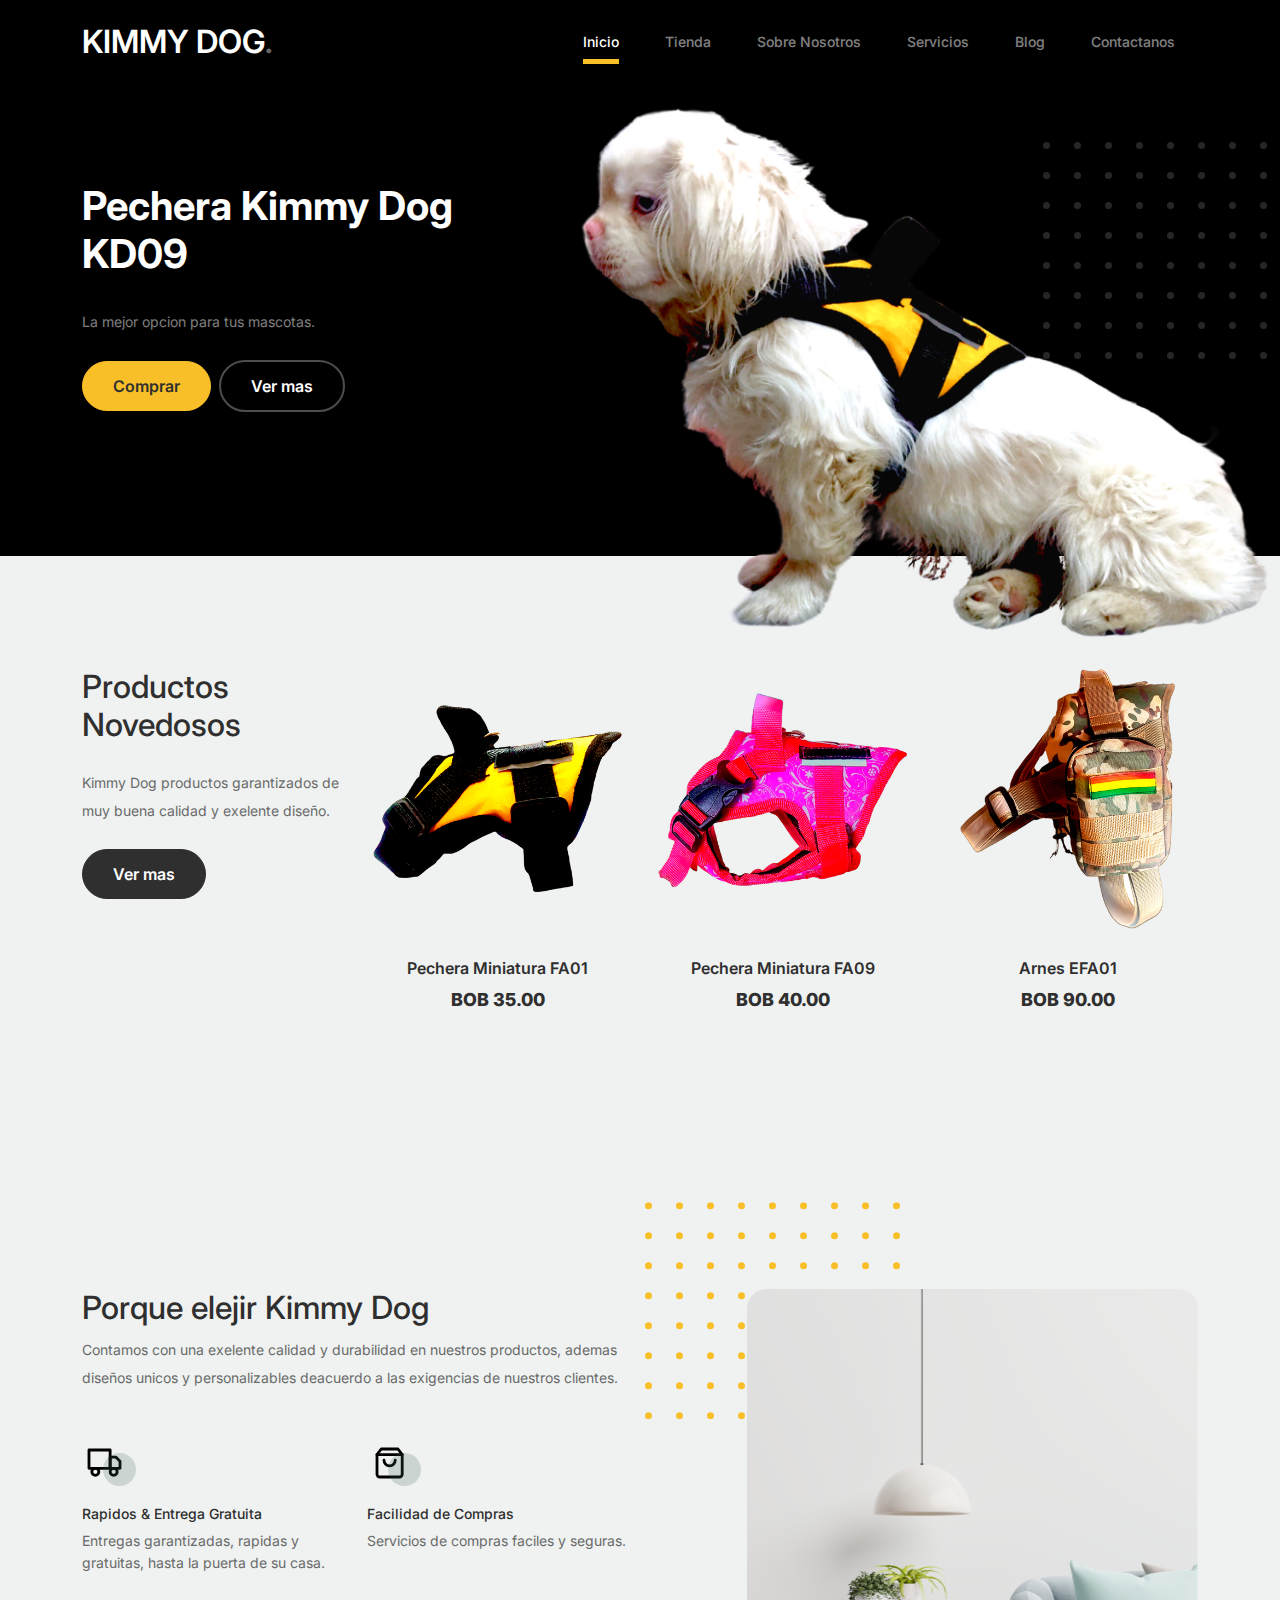
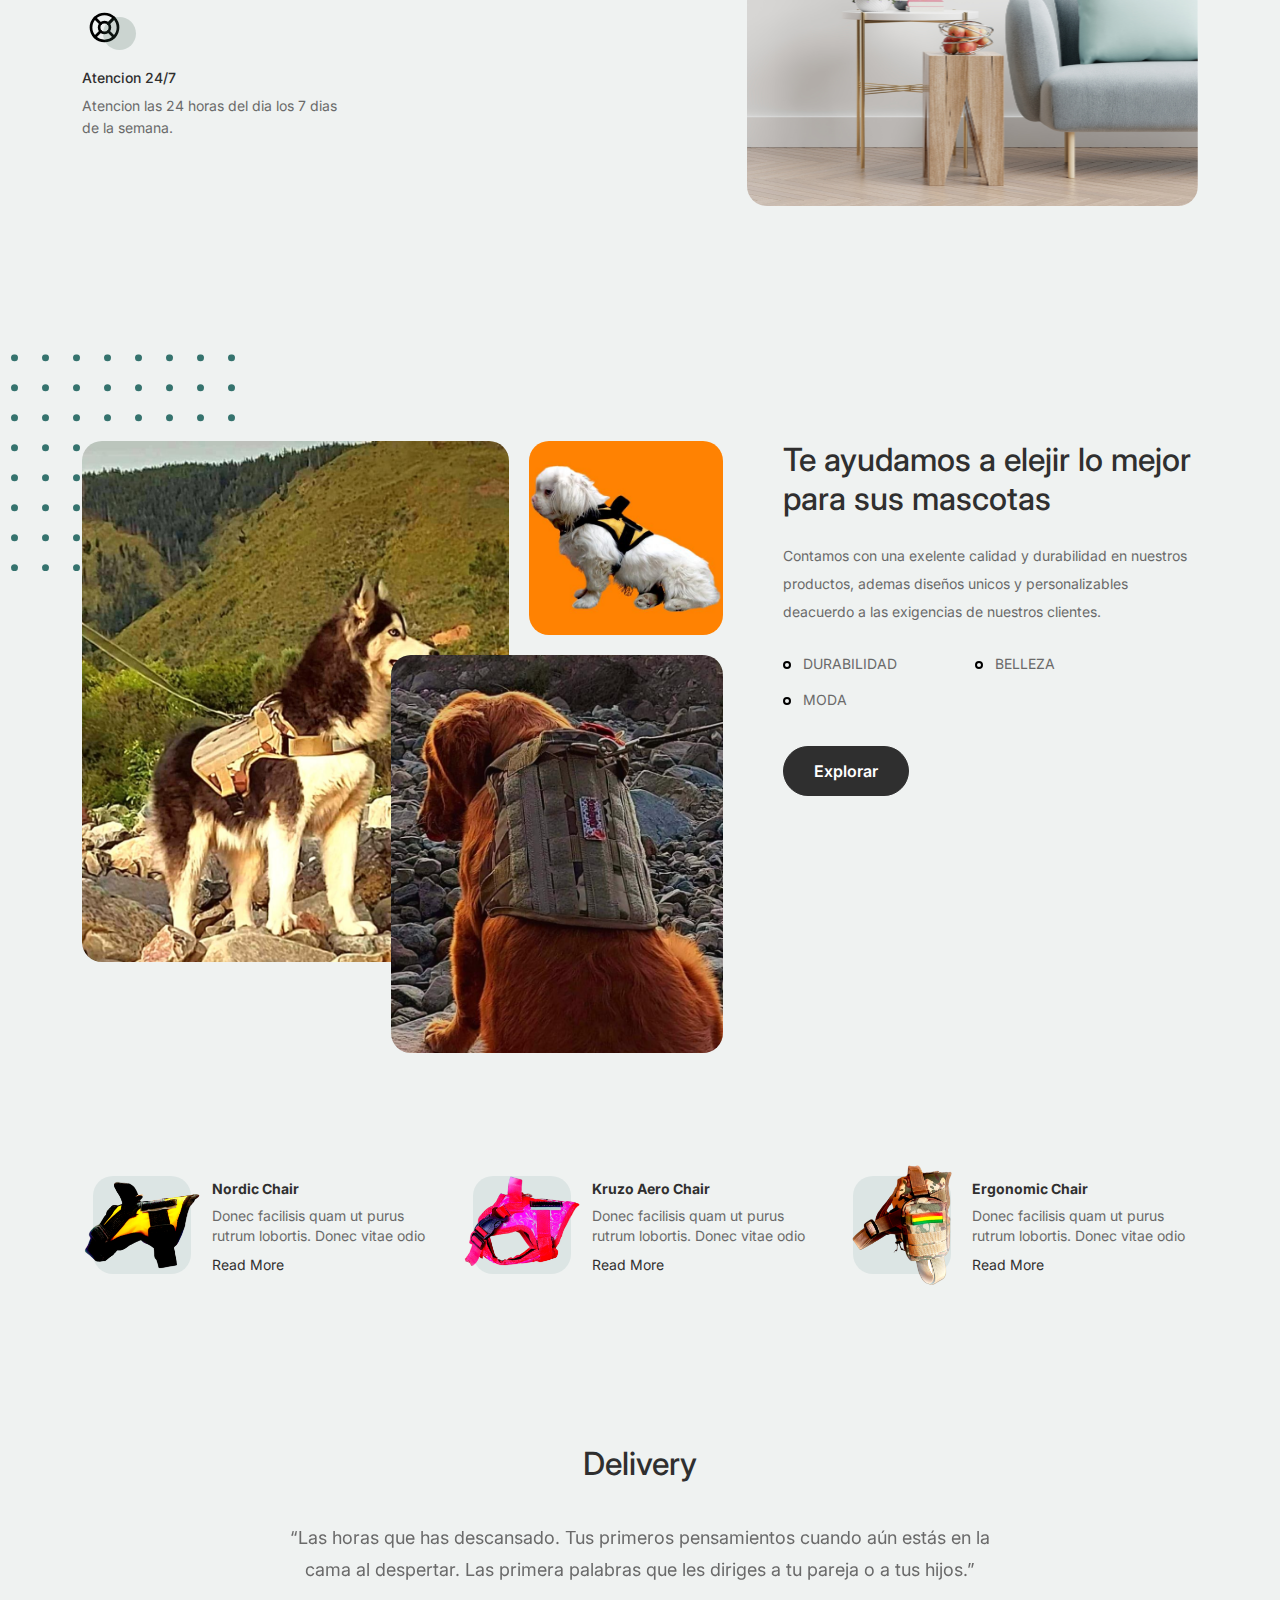
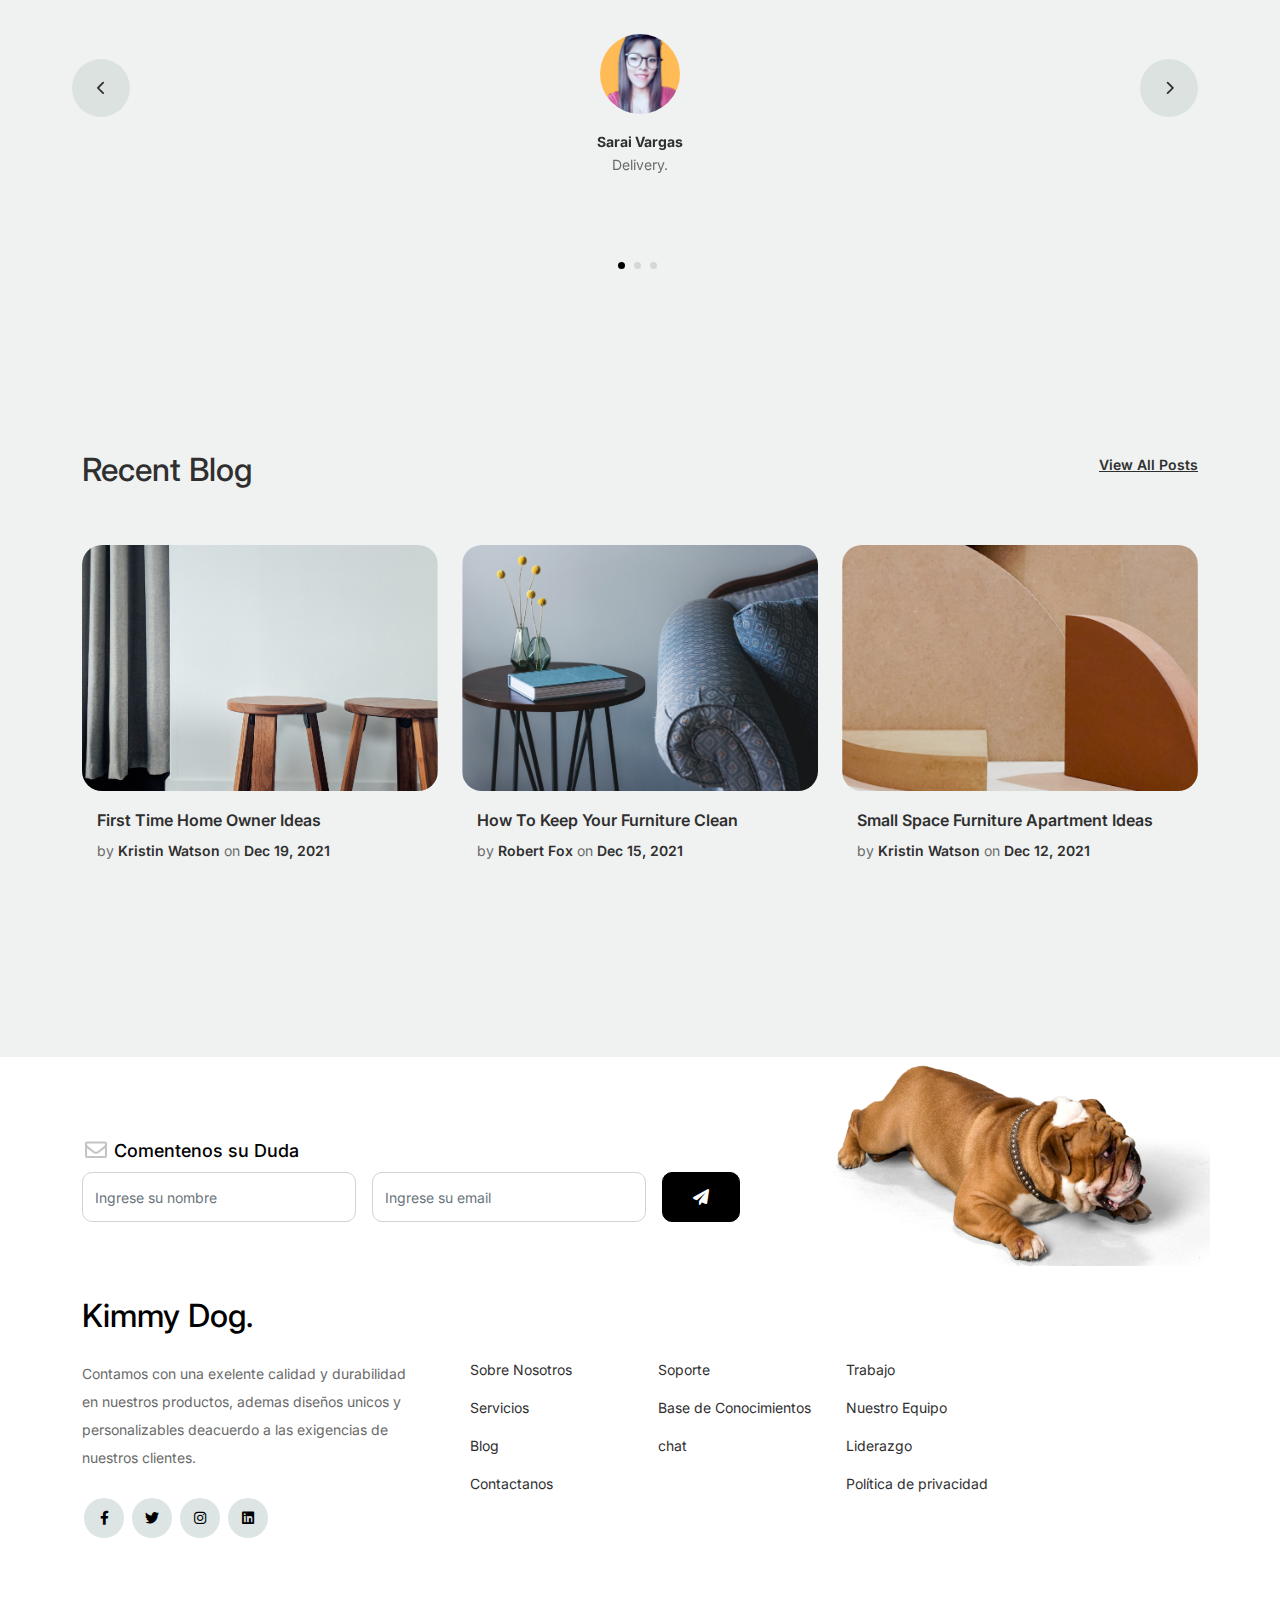
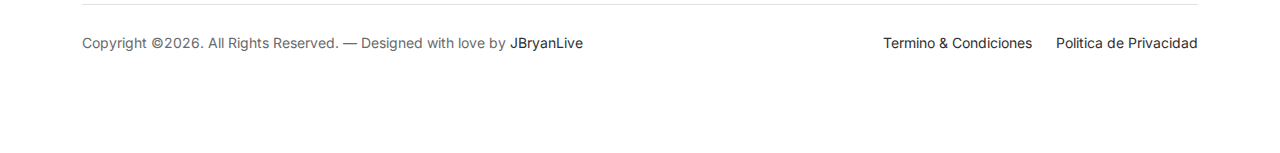
<file: index.html>
<!doctype html>
<html lang="en">
<head>
  <meta charset="utf-8">
  <meta name="viewport" content="width=device-width, initial-scale=1, shrink-to-fit=no">
  <meta name="author" content="Untree.co">
  <link rel="shortcut icon" href="favicon.png">

  <meta name="description" content="" />
  <meta name="keywords" content="bootstrap, bootstrap4" />

		<!-- Bootstrap CSS -->
		<link href="css/bootstrap.min.css" rel="stylesheet">
		<link href="https://cdnjs.cloudflare.com/ajax/libs/font-awesome/6.0.0-beta3/css/all.min.css" rel="stylesheet">
		<link href="css/tiny-slider.css" rel="stylesheet">
		<link href="css/style.css" rel="stylesheet">
		<title>kimmy dog </title>
	</head>

	<body>

		<!-- Start Header/Navigation -->
		<nav class="custom-navbar navbar navbar navbar-expand-md navbar-dark bg-dark" arial-label="Furni navigation bar">

			<div class="container">
				<a class="navbar-brand" href="index.html">KIMMY DOG<span>.</span></a>

				<button class="navbar-toggler" type="button" data-bs-toggle="collapse" data-bs-target="#navbarsFurni" aria-controls="navbarsFurni" aria-expanded="false" aria-label="Toggle navigation">
					<span class="navbar-toggler-icon"></span>
				</button>

				<div class="collapse navbar-collapse" id="navbarsFurni">
					<ul class="custom-navbar-nav navbar-nav ms-auto mb-2 mb-md-0">
						<li class="nav-item active">
							<a class="nav-link" href="index.html">Inicio</a>
						</li>
						<li><a class="nav-link" href="shop.html">Tienda</a></li>
						<li><a class="nav-link" href="about.html">Sobre Nosotros</a></li>
						<li><a class="nav-link" href="services.html">Servicios</a></li>
						<li><a class="nav-link" href="blog.html">Blog</a></li>
						<li><a class="nav-link" href="contact.html">Contactanos</a></li>
					</ul>

					
				</div>
			</div>
				
		</nav>
		<!-- End Header/Navigation -->

		<!-- Start Hero Section -->
			<div class="hero">
				<div class="container">
					<div class="row justify-content-between">
						<div class="col-lg-5">
							<div class="intro-excerpt">
								<h1>Pechera Kimmy Dog <span clsas="d-block">KD09</span></h1>
								<p class="mb-4">La mejor opcion para tus mascotas. </p>
								<p><a href="/produc/single-product.html" class="btn btn-secondary me-2">Comprar</a><a href="shop.html" class="btn btn-white-outline">Ver mas</a></p>
							</div>
						</div>
						<div class="col-lg-7">
							<div class="hero-img-wrap">
								<img src="images/couch.png" class="img-fluid">
							</div>
						</div>
					</div>
				</div>
			</div>
		<!-- End Hero Section -->

		<!-- Start Product Section -->
		<div class="product-section">
			<div class="container">
				<div class="row">

					<!-- Start Column 1 -->
					<div class="col-md-12 col-lg-3 mb-5 mb-lg-0">
						<h2 class="mb-4 section-title">Productos Novedosos</h2>
						<p class="mb-4">Kimmy Dog productos garantizados de muy buena calidad y exelente diseño.</p>
						<p><a href="shop.html" class="btn">Ver mas</a></p>
					</div> 
					<!-- End Column 1 -->

					<!-- Start Column 2 -->
					<div class="col-12 col-md-4 col-lg-3 mb-5 mb-md-0">
						<a class="product-item" href="produc/single-product.html">
							<img src="images/product-1.png" class="img-fluid product-thumbnail">
							<h3 class="product-title">Pechera Miniatura FA01 </h3>
							<strong class="product-price">BOB 35.00</strong>

							<span class="icon-cross">
								<img src="images/cross.svg" class="img-fluid">
							</span>
						</a>
					</div> 
					<!-- End Column 2 -->

					<!-- Start Column 3 -->
					<div class="col-12 col-md-4 col-lg-3 mb-5 mb-md-0">
						<a class="product-item" href="/produc/product-p-m-fa09.html">
							<img src="images/product-2.png" class="img-fluid product-thumbnail">
							<h3 class="product-title">Pechera Miniatura FA09</h3>
							<strong class="product-price">BOB 40.00</strong>

							<span class="icon-cross">
								<img src="images/cross.svg" class="img-fluid">
							</span>
						</a>
					</div>
					<!-- End Column 3 -->

					<!-- Start Column 4 -->
					<div class="col-12 col-md-4 col-lg-3 mb-5 mb-md-0">
						<a class="product-item" href="/produc/product-arnes-efa01.html">
							<img src="images/product-3.png" class="img-fluid product-thumbnail">
							<h3 class="product-title">Arnes EFA01</h3>
							<strong class="product-price">BOB 90.00</strong>

							<span class="icon-cross">
								<img src="images/cross.svg" class="img-fluid">
							</span>
						</a>
					</div>
					<!-- End Column 4 -->

				</div>
			</div>
		</div>
		<!-- End Product Section -->

		<!-- Start Why Choose Us Section -->
		<div class="why-choose-section">
			<div class="container">
				<div class="row justify-content-between">
					<div class="col-lg-6">
						<h2 class="section-title">Porque elejir Kimmy Dog</h2>
						<p>Contamos con una exelente calidad y durabilidad en nuestros productos, ademas diseños unicos y personalizables deacuerdo a las exigencias de nuestros clientes.</p>

						<div class="row my-5">
							<div class="col-6 col-md-6">
								<div class="feature">
									<div class="icon">
										<img src="images/truck.svg" alt="Image" class="imf-fluid">
									</div>
									<h3>Rapidos &amp; Entrega Gratuita</h3>
									<p>Entregas garantizadas, rapidas y gratuitas, hasta la puerta de su casa.</p>
								</div>
							</div>

							<div class="col-6 col-md-6">
								<div class="feature">
									<div class="icon">
										<img src="images/bag.svg" alt="Image" class="imf-fluid">
									</div>
									<h3>Facilidad de Compras</h3>
									<p>Servicios de compras faciles y seguras.</p>
								</div>
							</div>

							<div class="col-6 col-md-6">
								<div class="feature">
									<div class="icon">
										<img src="images/support.svg" alt="Image" class="imf-fluid">
									</div>
									<h3>Atencion 24/7</h3>
									<p>Atencion las 24 horas del dia los 7 dias de la semana.</p>
								</div>
							</div>

						</div>
					</div>

					<div class="col-lg-5">
						<div class="img-wrap">
							<img src="images/why-choose-us-img.jpg" alt="Image" class="img-fluid">
						</div>
					</div>

				</div>
			</div>
		</div>
		<!-- End Why Choose Us Section -->

		<!-- Start We Help Section -->
		<div class="we-help-section">
			<div class="container">
				<div class="row justify-content-between">
					<div class="col-lg-7 mb-5 mb-lg-0">
						<div class="imgs-grid">
							<div class="grid grid-1"><img src="images/img-grid-1.jpg" alt="Untree.co"></div>
							<div class="grid grid-2"><img src="images/img-grid-2.jpg" alt="Untree.co"></div>
							<div class="grid grid-3"><img src="images/img-grid-3.jpg" alt="Untree.co"></div>
						</div>
					</div>
					<div class="col-lg-5 ps-lg-5">
						<h2 class="section-title mb-4">Te ayudamos a elejir lo mejor para sus mascotas</h2>
						<p>Contamos con una exelente calidad y durabilidad en nuestros productos, ademas diseños unicos y personalizables deacuerdo a las exigencias de nuestros clientes.</p>

						<ul class="list-unstyled custom-list my-4">
							<li>DURABILIDAD</li>
							<li>BELLEZA</li>
							<li>MODA</li>
					
						</ul>
						<p><a href="shop.html" class="btn">Explorar</a></p>
					</div>
				</div>
			</div>
		</div>
		<!-- End We Help Section -->

		<!-- Start Popular Product -->
		<div class="popular-product">
			<div class="container">
				<div class="row">

					<div class="col-12 col-md-6 col-lg-4 mb-4 mb-lg-0">
						<div class="product-item-sm d-flex">
							<div class="thumbnail">
								<img src="images/product-1.png" alt="Image" class="img-fluid">
							</div>
							<div class="pt-3">
								<h3>Nordic Chair</h3>
								<p>Donec facilisis quam ut purus rutrum lobortis. Donec vitae odio </p>
								<p><a href="#">Read More</a></p>
							</div>
						</div>
					</div>

					<div class="col-12 col-md-6 col-lg-4 mb-4 mb-lg-0">
						<div class="product-item-sm d-flex">
							<div class="thumbnail">
								<img src="images/product-2.png" alt="Image" class="img-fluid">
							</div>
							<div class="pt-3">
								<h3>Kruzo Aero Chair</h3>
								<p>Donec facilisis quam ut purus rutrum lobortis. Donec vitae odio </p>
								<p><a href="#">Read More</a></p>
							</div>
						</div>
					</div>

					<div class="col-12 col-md-6 col-lg-4 mb-4 mb-lg-0">
						<div class="product-item-sm d-flex">
							<div class="thumbnail">
								<img src="images/product-3.png" alt="Image" class="img-fluid">
							</div>
							<div class="pt-3">
								<h3>Ergonomic Chair</h3>
								<p>Donec facilisis quam ut purus rutrum lobortis. Donec vitae odio </p>
								<p><a href="#">Read More</a></p>
							</div>
						</div>
					</div>

				</div>
			</div>
		</div>
		<!-- End Popular Product -->

		<!-- Start Testimonial Slider -->
		<div class="testimonial-section">
			<div class="container">
				<div class="row">
					<div class="col-lg-7 mx-auto text-center">
						<h2 class="section-title">Delivery</h2>
					</div>
				</div>

				<div class="row justify-content-center">
					<div class="col-lg-12">
						<div class="testimonial-slider-wrap text-center">

							<div id="testimonial-nav">
								<span class="prev" data-controls="prev"><span class="fa fa-chevron-left"></span></span>
								<span class="next" data-controls="next"><span class="fa fa-chevron-right"></span></span>
							</div>

							<div class="testimonial-slider">
								
								<div class="item">
									<div class="row justify-content-center">
										<div class="col-lg-8 mx-auto">

											<div class="testimonial-block text-center">
												<blockquote class="mb-5">
													<p>&ldquo;Las horas que has descansado. Tus primeros pensamientos cuando aún estás en la cama al despertar. Las primera palabras que les diriges a tu pareja o a tus hijos.&rdquo;</p>
												</blockquote>

												<div class="author-info">
													<div class="author-pic">
														<img src="images/person-1.png" alt="Maria Jones" class="img-fluid">
													</div>
													<h3 class="font-weight-bold">Sarai Vargas</h3>
													<span class="position d-block mb-3">Delivery.</span>
												</div>
											</div>

										</div>
									</div>
								</div> 
								<!-- END item -->

								<div class="item">
									<div class="row justify-content-center">
										<div class="col-lg-8 mx-auto">

											<div class="testimonial-block text-center">
												<blockquote class="mb-5">
													<p>&ldquo;Cuida esos primeros minutos como la semilla de tu día, porque eso es lo que son. No los contamines mirando el correo ni las redes sociales.&rdquo;</p>
												</blockquote>

												<div class="author-info">
													<div class="author-pic">
														<img src="images/person-2.png" alt="Maria Jones" class="img-fluid">
													</div>
													<h3 class="font-weight-bold">Fidelia Vargas</h3>
													<span class="position d-block mb-3">Delivery.</span>
												</div>
											</div>

										</div>
									</div>
								</div> 
								<!-- END item -->

								<div class="item">
									<div class="row justify-content-center">
										<div class="col-lg-8 mx-auto">

											<div class="testimonial-block text-center">
												<blockquote class="mb-5">
													<p>&ldquo;Al final de la tarde, deja planificado el día siguiente, especialmente la tarea clave en la que te quieres enfocar. Dedica de nuevo unos minutos a leer algunas de las mejores frases motivadoras cortas, y deja que te recuerden el sentido de lo que haces.&rdquo;</p>
												</blockquote>

												<div class="author-info">
													<div class="author-pic">
														<img src="images/person-3.png" alt="Maria Jones" class="img-fluid">
													</div>
													<h3 class="font-weight-bold">Eddy Vargas</h3>
													<span class="position d-block mb-3">Delivery.</span>
												</div>
											</div>

										</div>
									</div>
								</div> 
								<!-- END item -->

							</div>

						</div>
					</div>
				</div>
			</div>
		</div>
		<!-- End Testimonial Slider -->

		<!-- Start Blog Section -->
		<div class="blog-section">
			<div class="container">
				<div class="row mb-5">
					<div class="col-md-6">
						<h2 class="section-title">Recent Blog</h2>
					</div>
					<div class="col-md-6 text-start text-md-end">
						<a href="#" class="more">View All Posts</a>
					</div>
				</div>

				<div class="row">

					<div class="col-12 col-sm-6 col-md-4 mb-4 mb-md-0">
						<div class="post-entry">
							<a href="#" class="post-thumbnail"><img src="images/post-1.jpg" alt="Image" class="img-fluid"></a>
							<div class="post-content-entry">
								<h3><a href="#">First Time Home Owner Ideas</a></h3>
								<div class="meta">
									<span>by <a href="#">Kristin Watson</a></span> <span>on <a href="#">Dec 19, 2021</a></span>
								</div>
							</div>
						</div>
					</div>

					<div class="col-12 col-sm-6 col-md-4 mb-4 mb-md-0">
						<div class="post-entry">
							<a href="#" class="post-thumbnail"><img src="images/post-2.jpg" alt="Image" class="img-fluid"></a>
							<div class="post-content-entry">
								<h3><a href="#">How To Keep Your Furniture Clean</a></h3>
								<div class="meta">
									<span>by <a href="#">Robert Fox</a></span> <span>on <a href="#">Dec 15, 2021</a></span>
								</div>
							</div>
						</div>
					</div>

					<div class="col-12 col-sm-6 col-md-4 mb-4 mb-md-0">
						<div class="post-entry">
							<a href="#" class="post-thumbnail"><img src="images/post-3.jpg" alt="Image" class="img-fluid"></a>
							<div class="post-content-entry">
								<h3><a href="#">Small Space Furniture Apartment Ideas</a></h3>
								<div class="meta">
									<span>by <a href="#">Kristin Watson</a></span> <span>on <a href="#">Dec 12, 2021</a></span>
								</div>
							</div>
						</div>
					</div>

				</div>
			</div>
		</div>
		<!-- End Blog Section -->	

		<!-- Start Footer Section -->
		<footer class="footer-section">
			<div class="container relative">

				<div class="sofa-img">
					<img src="images/sofa.png" alt="Image" class="img-fluid">
				</div>

				<div class="row">
					<div class="col-lg-8">
						<div class="subscription-form">
							<h3 class="d-flex align-items-center"><span class="me-1"><img src="images/envelope-outline.svg" alt="Image" class="img-fluid"></span><span>Comentenos su Duda</span></h3>

							<form action="#" class="row g-3">
								<div class="col-auto">
									<input type="text" class="form-control" placeholder="Ingrese su nombre"></div>
								<div class="col-auto">
									<input type="email" class="form-control" placeholder="Ingrese su email">
								</div>
								<div class="col-auto">
									<button class="btn btn-primary">
										<span class="fa fa-paper-plane"></span>
									</button>
								</div>
							</form>

						</div>
					</div>
				</div>

				<div class="row g-5 mb-5">
					<div class="col-lg-4">
						<div class="mb-4 footer-logo-wrap"><a href="#" class="footer-logo">Kimmy Dog<span>.</span></a></div>
						<p class="mb-4">Contamos con una exelente calidad y durabilidad en nuestros productos, ademas diseños unicos y personalizables deacuerdo a las exigencias de nuestros clientes.</p>

						<ul class="list-unstyled custom-social">
							<li><a href="#"><span class="fa fa-brands fa-facebook-f"></span></a></li>
							<li><a href="#"><span class="fa fa-brands fa-twitter"></span></a></li>
							<li><a href="#"><span class="fa fa-brands fa-instagram"></span></a></li>
							<li><a href="#"><span class="fa fa-brands fa-linkedin"></span></a></li>
						</ul>
					</div>

					<div class="col-lg-8">
						<div class="row links-wrap">
							<div class="col-6 col-sm-6 col-md-3">
								<ul class="list-unstyled">
									<li><a href="#">Sobre Nosotros</a></li>
									<li><a href="#">Servicios</a></li>
									<li><a href="#">Blog</a></li>
									<li><a href="#">Contactanos</a></li>
								</ul>
							</div>

							<div class="col-6 col-sm-6 col-md-3">
								<ul class="list-unstyled">
									<li><a href="#">Soporte</a></li>
									<li><a href="#"><Base>Base de Conocimientos</Base></a></li>
									<li><a href="#">chat</a></li>
								</ul>
							</div>

							<div class="col-6 col-sm-6 col-md-3">
								<ul class="list-unstyled">
									<li><a href="#">Trabajo</a></li>
									<li><a href="#">Nuestro Equipo</a></li>
									<li><a href="#">Liderazgo</a></li>
									<li><a href="#">Política de privacidad</a></li>
								</ul>
							</div>

						
						</div>
					</div>

				</div>

				<div class="border-top copyright">
					<div class="row pt-4">
						<div class="col-lg-6">
							<p class="mb-2 text-center text-lg-start">Copyright &copy;<script>document.write(new Date().getFullYear());</script>. All Rights Reserved. &mdash; Designed with love by <a href="https://untree.co">JBryanLive</a> <!-- License information: https://untree.co/license/ -->
            </p>
						</div>

						<div class="col-lg-6 text-center text-lg-end">
							<ul class="list-unstyled d-inline-flex ms-auto">
								<li class="me-4"><a href="#">Termino &amp; Condiciones</a></li>
								<li><a href="#">Politica de Privacidad</a></li>
							</ul>
						</div>

					</div>
				</div>

			</div>
		</footer>
		<!-- End Footer Section -->	


		<script src="js/bootstrap.bundle.min.js"></script>
		<script src="js/tiny-slider.js"></script>
		<script src="js/custom.js"></script>
	</body>

</html>
</file>
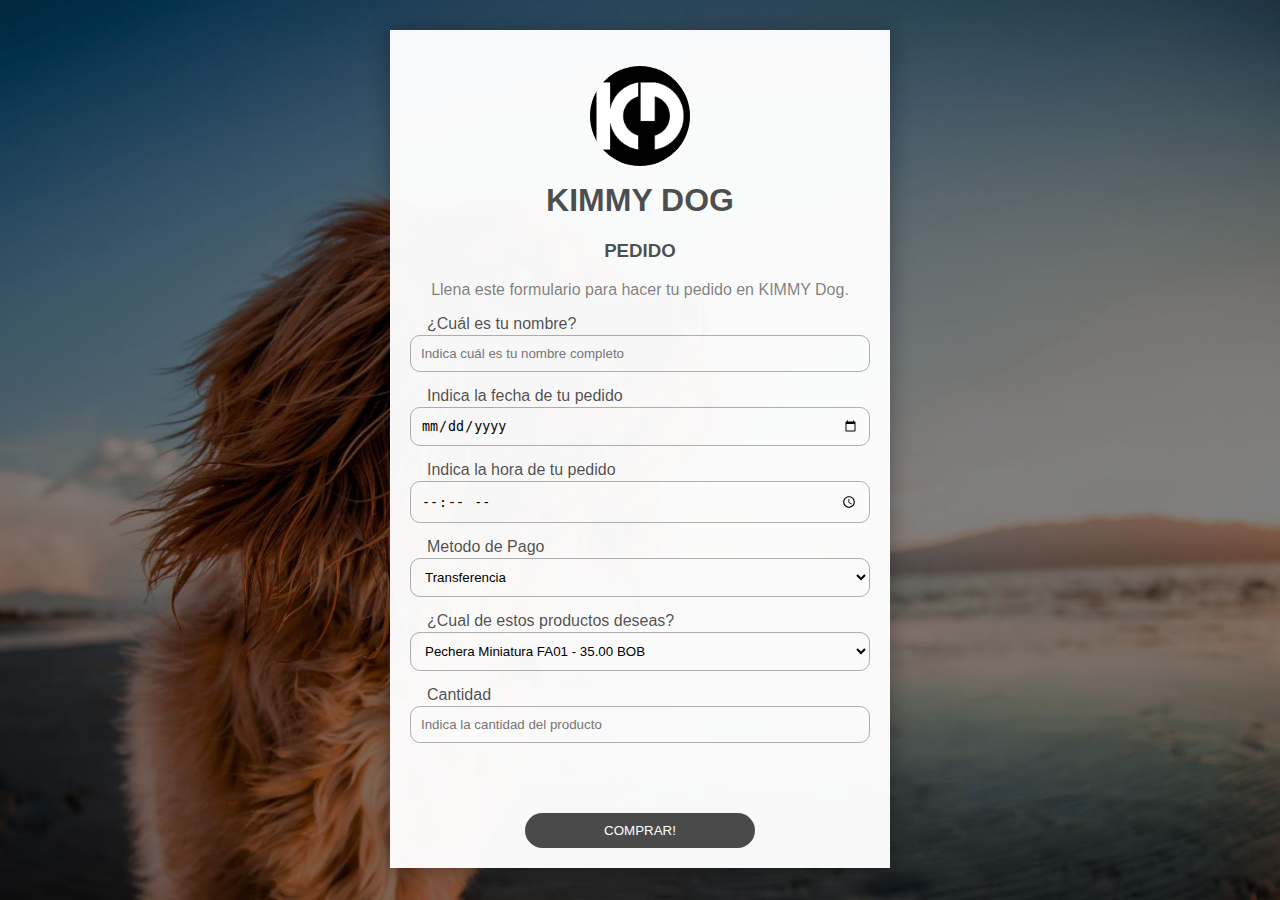
<file: comprafinal/index.html>
<!DOCTYPE html>
<html lang="es">
  <head>
    <meta charset="UTF-8" />
    <meta
      name="viewport"
      content="width=device-width, initial-scale=1.0, maximum-scale=1.0"
    />
    <meta http-equiv="X-UA-Compatible" content="ie=edge" />
    <title>Compras KIMMY DOG</title>
    <link rel="stylesheet" href="css/estilos.css" />
  </head>
  <body>
    <form action="" class="formulario">
      <img src="logo.jpg" class="imgLogo" />

      <h1 class="formulario__titulo">KIMMY DOG</h1>
      <h3 class="formulario__subtitulo">PEDIDO</h3>
      <p class="formulario__parrafo">
        Llena este formulario para hacer tu pedido en KIMMY Dog.
      </p>

      <label for="cliente" class="formulario__label">¿Cuál es tu nombre?</label>
      <input
        id="cliente"
        type="text"
        class="formulario__input"
        placeholder="Indica cuál es tu nombre completo"
      />

      <label for="fecha" class="formulario__label"
        >Indica la fecha de tu pedido</label
      >
      <input
        id="fecha"
        type="date"
        class="formulario__input"
        pattern="[0-9]{4}-[0-9]{2}-[0-9]{2}"
      />

      <label for="hora" class="formulario__label"
        >Indica la hora de tu pedido</label
      >
      <input id="hora" type="time" class="formulario__input" />

      <label for="empleado" class="formulario__label"
        >Metodo de Pago</label
      >
      <select id="empleado" name="listaempleados" class="formulario__input">
        <option>Transferencia</option>
        <option>Efectivo</option>
      </select>

      <label for="servicio" class="formulario__label"
        >¿Cual de estos productos deseas?</label
      >
      <select id="servicio" name="listaservicios" class="formulario__input">
        <option>Pechera Miniatura FA01 - 35.00 BOB</option>
        <option>Pechera Miniatura FA09 - 40.00 BOB</option>
        <option>Arnes EFA01 - 90.00 BOB</option>
        <option>Arnes EFA03 - 90.00 BOB</option>
        <option>Ropa Andina - 90.00 BOB</option>
        <option>Bolso - 15.00 BOB</option>
      </select>
      <label for="cantidad" class="formulario__label">Cantidad</label>
      <input
        id="cantidad"
        type="text"
        class="formulario__input"
        placeholder="Indica la cantidad del producto"
      />

      <div id="respuesta"></div>

      <button id="submit" class="formulario__submit">COMPRAR!</button>
    </form>
    <script src="js/form.js"></script>
  </body>
</html>
</file>
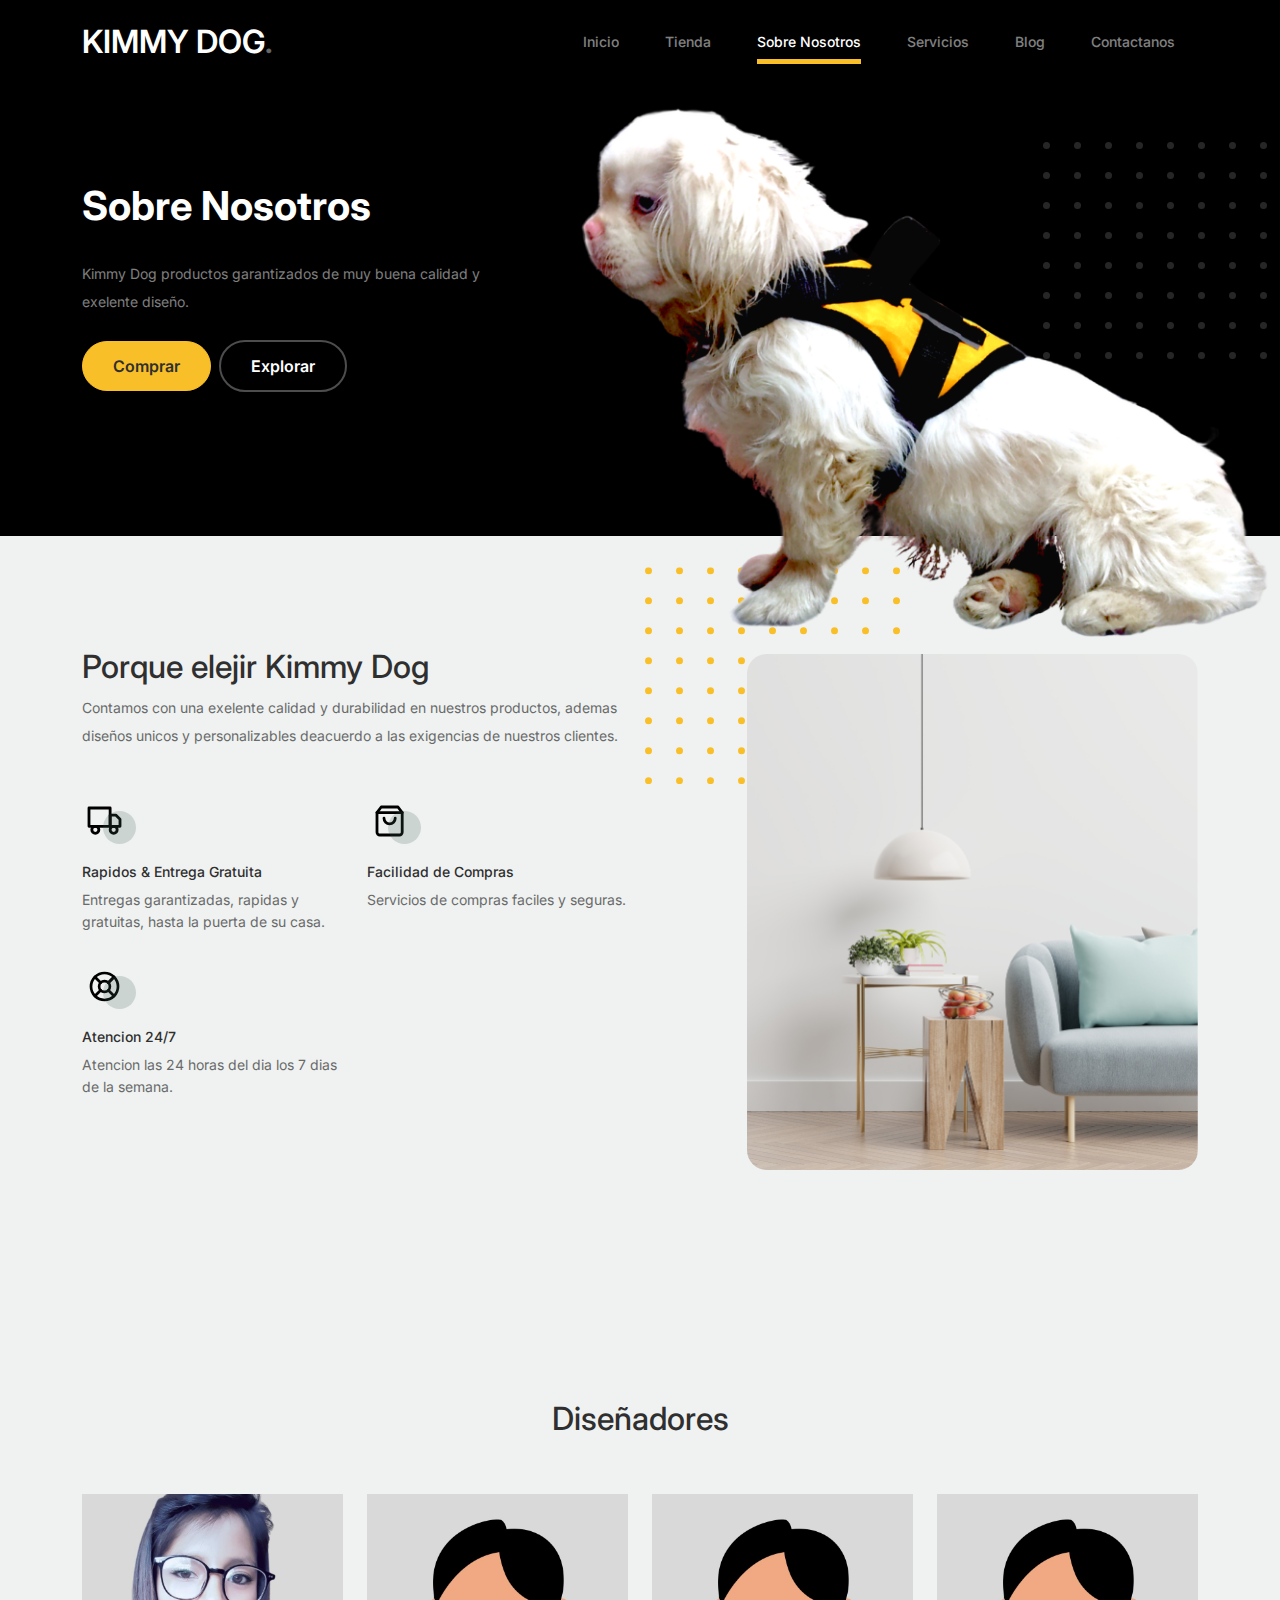
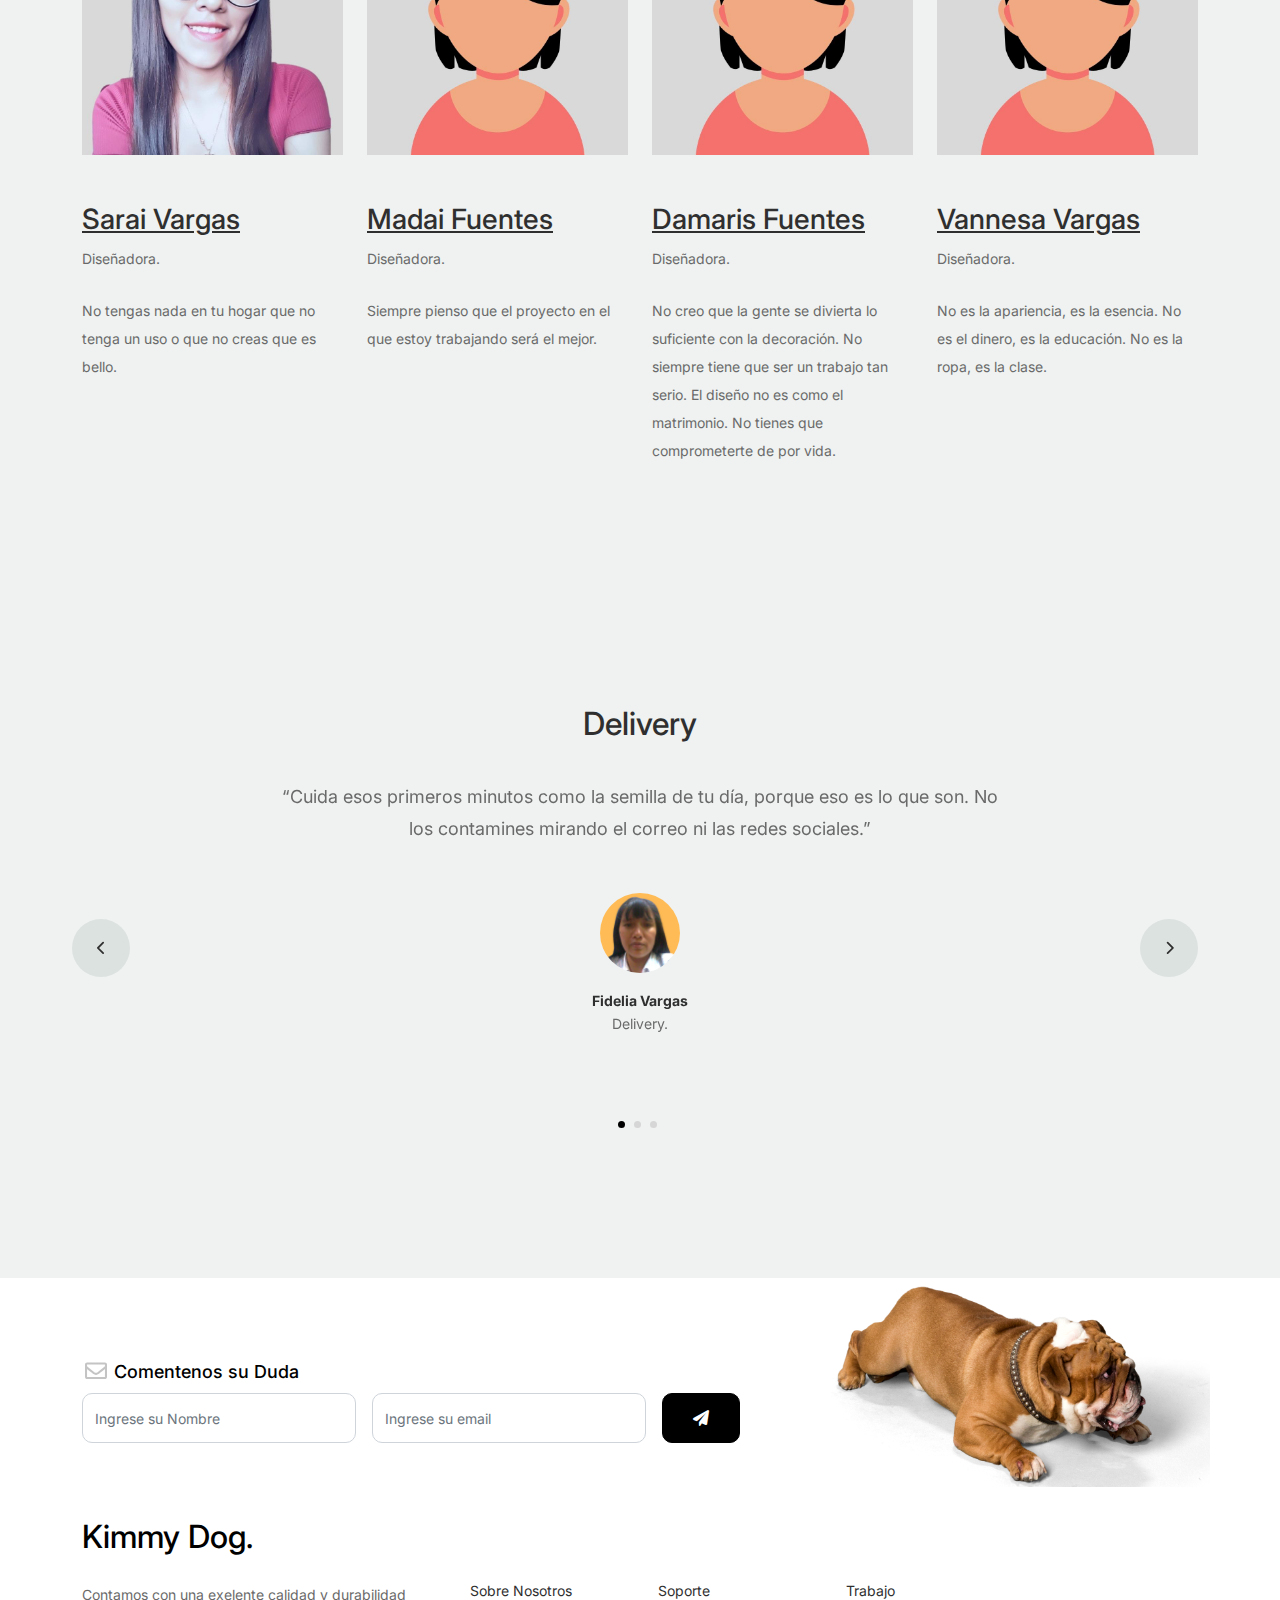
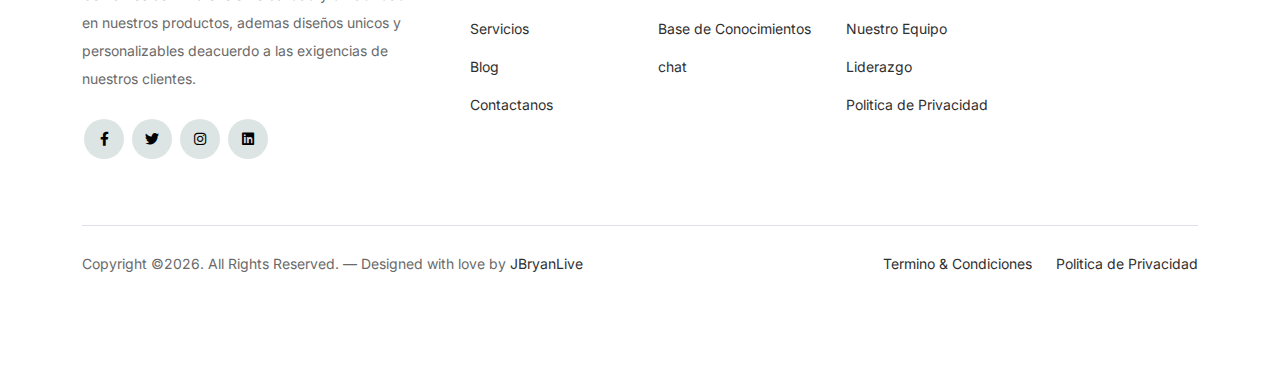
<file: about.html>
<!doctype html>
<html lang="en">
<head>
  <meta charset="utf-8">
  <meta name="viewport" content="width=device-width, initial-scale=1, shrink-to-fit=no">
  <meta name="author" content="Untree.co">
  <link rel="shortcut icon" href="favicon.png">

  <meta name="description" content="" />
  <meta name="keywords" content="bootstrap, bootstrap4" />

		<!-- Bootstrap CSS -->
		<link href="css/bootstrap.min.css" rel="stylesheet">
		<link href="https://cdnjs.cloudflare.com/ajax/libs/font-awesome/6.0.0-beta3/css/all.min.css" rel="stylesheet">
		<link href="css/tiny-slider.css" rel="stylesheet">
		<link href="css/style.css" rel="stylesheet">
		<title>sobre kimmy dog </title>
	</head>

	<body>

		<!-- Start Header/Navigation -->
		<nav class="custom-navbar navbar navbar navbar-expand-md navbar-dark bg-dark" arial-label="Furni navigation bar">

			<div class="container">
				<a class="navbar-brand" href="index.html">KIMMY DOG<span>.</span></a>

				<button class="navbar-toggler" type="button" data-bs-toggle="collapse" data-bs-target="#navbarsFurni" aria-controls="navbarsFurni" aria-expanded="false" aria-label="Toggle navigation">
					<span class="navbar-toggler-icon"></span>
				</button>

				<div class="collapse navbar-collapse" id="navbarsFurni">
					<ul class="custom-navbar-nav navbar-nav ms-auto mb-2 mb-md-0">
						<li class="nav-item ">
							<a class="nav-link" href="index.html">Inicio</a>
						</li>
						<li><a class="nav-link" href="shop.html">Tienda</a></li>
						<li class="active"><a class="nav-link" href="about.html">Sobre Nosotros</a></li>
						<li><a class="nav-link" href="services.html">Servicios</a></li>
						<li><a class="nav-link" href="blog.html">Blog</a></li>
						<li><a class="nav-link" href="contact.html">Contactanos</a></li>
					</ul>

					
				</div>
			</div>
				
		</nav>
		<!-- End Header/Navigation -->

		<!-- Start Hero Section -->
			<div class="hero">
				<div class="container">
					<div class="row justify-content-between">
						<div class="col-lg-5">
							<div class="intro-excerpt">
								<h1>Sobre Nosotros</h1>
								<p class="mb-4">Kimmy Dog productos garantizados de muy buena calidad y exelente diseño.</p>
								<p><a href="/produc/single-product.html" class="btn btn-secondary me-2">Comprar</a><a href="shop.html" class="btn btn-white-outline">Explorar</a></p>
							</div>
						</div>
						<div class="col-lg-7">
							<div class="hero-img-wrap">
								<img src="images/couch.png" class="img-fluid">
							</div>
						</div>
					</div>
				</div>
			</div>
		<!-- End Hero Section -->

		

		<!-- Start Why Choose Us Section -->
		<div class="why-choose-section">
			<div class="container">
				<div class="row justify-content-between align-items-center">
					<div class="col-lg-6">
						<h2 class="section-title">Porque elejir Kimmy Dog</h2>
						<p>Contamos con una exelente calidad y durabilidad en nuestros productos, ademas diseños unicos y personalizables deacuerdo a las exigencias de nuestros clientes.</p>

						<div class="row my-5">
							<div class="col-6 col-md-6">
								<div class="feature">
									<div class="icon">
										<img src="images/truck.svg" alt="Image" class="imf-fluid">
									</div>
									<h3>Rapidos &amp; Entrega Gratuita</h3>
									<p>Entregas garantizadas, rapidas y gratuitas, hasta la puerta de su casa.</p>
								</div>
							</div>

							<div class="col-6 col-md-6">
								<div class="feature">
									<div class="icon">
										<img src="images/bag.svg" alt="Image" class="imf-fluid">
									</div>
									<h3>Facilidad de Compras</h3>
									<p>Servicios de compras faciles y seguras.</p>
								</div>
							</div>

							<div class="col-6 col-md-6">
								<div class="feature">
									<div class="icon">
										<img src="images/support.svg" alt="Image" class="imf-fluid">
									</div>
									<h3>Atencion 24/7 </h3>
									<p>Atencion las 24 horas del dia los 7 dias de la semana.</p>
								</div>
							</div>


						</div>
					</div>

					<div class="col-lg-5">
						<div class="img-wrap">
							<img src="images/why-choose-us-img.jpg" alt="Image" class="img-fluid">
						</div>
					</div>

				</div>
			</div>
		</div>
		<!-- End Why Choose Us Section -->

		<!-- Start Team Section -->
		<div class="untree_co-section">
			<div class="container">

				<div class="row mb-5">
					<div class="col-lg-5 mx-auto text-center">
						<h2 class="section-title">Diseñadores</h2>
					</div>
				</div>

				<div class="row">

					<!-- Start Column 1 -->
					<div class="col-12 col-md-6 col-lg-3 mb-5 mb-md-0">
						<img src="images/person_1.jpg" class="img-fluid mb-5">
						<h3 clas><a href="#"><span class="">Sarai</span> Vargas</a></h3>
            <span class="d-block position mb-4">Diseñadora.</span>
            <p>No tengas nada en tu hogar que no tenga un uso o que no creas que es bello.</p>
            <p class="mb-0"><a href="#" class="more dark"><span class="icon-arrow_forward"></span></a></p>
					</div> 
					<!-- End Column 1 -->

					<!-- Start Column 2 -->
					<div class="col-12 col-md-6 col-lg-3 mb-5 mb-md-0">
						<img src="images/person_2.jpg" class="img-fluid mb-5">

						<h3 clas><a href="#"><span class="">Madai</span> Fuentes</a></h3>
            <span class="d-block position mb-4">Diseñadora.</span>
            <p>Siempre pienso que el proyecto en el que estoy trabajando será el mejor.</p>
            <p class="mb-0"><a href="#" class="more dark"><span class="icon-arrow_forward"></span></a></p>

					</div> 
					<!-- End Column 2 -->

					<!-- Start Column 3 -->
					<div class="col-12 col-md-6 col-lg-3 mb-5 mb-md-0">
						<img src="images/person_3.jpg" class="img-fluid mb-5">
						<h3 clas><a href="#"><span class="">Damaris</span> Fuentes</a></h3>
            <span class="d-block position mb-4">Diseñadora.</span>
            <p>No creo que la gente se divierta lo suficiente con la decoración. No siempre tiene que ser un trabajo tan serio. El diseño no es como el matrimonio. No tienes que comprometerte de por vida.</p>
            <p class="mb-0"><a href="#" class="more dark"><span class="icon-arrow_forward"></span></a></p>
					</div> 
					<!-- End Column 3 -->

					<!-- Start Column 4 -->
					<div class="col-12 col-md-6 col-lg-3 mb-5 mb-md-0">
						<img src="images/person_4.jpg" class="img-fluid mb-5">

						<h3 clas><a href="#"><span class="">Vannesa</span> Vargas</a></h3>
            <span class="d-block position mb-4">Diseñadora.</span>
            <p>No es la apariencia, es la esencia. No es el dinero, es la educación. No es la ropa, es la clase.</p>
            <p class="mb-0"><a href="#" class="more dark"><span class="icon-arrow_forward"></span></a></p>

          
					</div> 
					<!-- End Column 4 -->

					

				</div>
			</div>
		</div>
		<!-- End Team Section -->

		

		<!-- Start Testimonial Slider -->
		<div class="testimonial-section before-footer-section">
			<div class="container">
				<div class="row">
					<div class="col-lg-7 mx-auto text-center">
						<h2 class="section-title">Delivery</h2>
					</div>
				</div>

				<div class="row justify-content-center">
					<div class="col-lg-12">
						<div class="testimonial-slider-wrap text-center">

							<div id="testimonial-nav">
								<span class="prev" data-controls="prev"><span class="fa fa-chevron-left"></span></span>
								<span class="next" data-controls="next"><span class="fa fa-chevron-right"></span></span>
							</div>

							<div class="testimonial-slider">
								
								<div class="item">
									<div class="row justify-content-center">
										<div class="col-lg-8 mx-auto">

											<div class="testimonial-block text-center">
												<blockquote class="mb-5">
													<p>&ldquo;Cuida esos primeros minutos como la semilla de tu día, porque eso es lo que son. No los contamines mirando el correo ni las redes sociales.&rdquo;</p>
												</blockquote>

												<div class="author-info">
													<div class="author-pic">
														<img src="images/person-2.png" alt="Maria Jones" class="img-fluid">
													</div>
													<h3 class="font-weight-bold">Fidelia Vargas</h3>
													<span class="position d-block mb-3">Delivery.</span>
												</div>
											</div>

										</div>
									</div>
								</div> 
								<!-- END item -->

								<div class="item">
									<div class="row justify-content-center">
										<div class="col-lg-8 mx-auto">

											<div class="testimonial-block text-center">
												<blockquote class="mb-5">
													<p>&ldquo;Al final de la tarde, deja planificado el día siguiente, especialmente la tarea clave en la que te quieres enfocar. Dedica de nuevo unos minutos a leer algunas de las mejores frases motivadoras cortas, y deja que te recuerden el sentido de lo que haces.&rdquo;</p>
												</blockquote>

												<div class="author-info">
													<div class="author-pic">
														<img src="images/person-3.png" alt="Maria Jones" class="img-fluid">
													</div>
													<h3 class="font-weight-bold">Eddy Vargas</h3>
													<span class="position d-block mb-3">Delivery.</span>
												</div>
											</div>

										</div>
									</div>
								</div> 
								<!-- END item -->

								<div class="item">
									<div class="row justify-content-center">
										<div class="col-lg-8 mx-auto">

											<div class="testimonial-block text-center">
												<blockquote class="mb-5">
													<p>&ldquo;Las horas que has descansado. Tus primeros pensamientos cuando aún estás en la cama al despertar. Las primera palabras que les diriges a tu pareja o a tus hijos.&rdquo;</p>
												</blockquote>

												<div class="author-info">
													<div class="author-pic">
														<img src="images/person-1.png" alt="Maria Jones" class="img-fluid">
													</div>
													<h3 class="font-weight-bold">Sarai Vargas</h3>
													<span class="position d-block mb-3">Delivery.</span>
												</div>
											</div>

										</div>
									</div>
								</div> 
								<!-- END item -->

							</div>

						</div>
					</div>
				</div>
			</div>
		</div>
		<!-- End Testimonial Slider -->

		

		<!-- Start Footer Section -->
		<footer class="footer-section">
			<div class="container relative">

				<div class="sofa-img">
					<img src="images/sofa.png" alt="Image" class="img-fluid">
				</div>

				<div class="row">
					<div class="col-lg-8">
						<div class="subscription-form">
							<h3 class="d-flex align-items-center"><span class="me-1"><img src="images/envelope-outline.svg" alt="Image" class="img-fluid"></span><span>Comentenos su Duda</span></h3>

							<form action="#" class="row g-3">
								<div class="col-auto">
									<input type="text" class="form-control" placeholder="Ingrese su Nombre">
								</div>
								<div class="col-auto">
									<input type="email" class="form-control" placeholder="Ingrese su email">
								</div>
								<div class="col-auto">
									<button class="btn btn-primary">
										<span class="fa fa-paper-plane"></span>
									</button>
								</div>
							</form>

						</div>
					</div>
				</div>

				<div class="row g-5 mb-5">
					<div class="col-lg-4">
						<div class="mb-4 footer-logo-wrap"><a href="#" class="footer-logo">Kimmy Dog<span>.</span></a></div>
						<p class="mb-4">Contamos con una exelente calidad y durabilidad en nuestros productos, ademas diseños unicos y personalizables deacuerdo a las exigencias de nuestros clientes.</p>

						<ul class="list-unstyled custom-social">
							<li><a href="#"><span class="fa fa-brands fa-facebook-f"></span></a></li>
							<li><a href="#"><span class="fa fa-brands fa-twitter"></span></a></li>
							<li><a href="#"><span class="fa fa-brands fa-instagram"></span></a></li>
							<li><a href="#"><span class="fa fa-brands fa-linkedin"></span></a></li>
						</ul>
					</div>

					<div class="col-lg-8">
						<div class="row links-wrap">
							<div class="col-6 col-sm-6 col-md-3">
								<ul class="list-unstyled">
									<li><a href="#">Sobre Nosotros</a></li>
									<li><a href="#">Servicios</a></li>
									<li><a href="#">Blog</a></li>
									<li><a href="#">Contactanos</a></li>
								</ul>
							</div>

							<div class="col-6 col-sm-6 col-md-3">
								<ul class="list-unstyled">
									<li><a href="#">Soporte</a></li>
									<li><a href="#">Base de Conocimientos</a></li>
									<li><a href="#">chat</a></li>
								</ul>
							</div>

							<div class="col-6 col-sm-6 col-md-3">
								<ul class="list-unstyled">
									<li><a href="#">Trabajo</a></li>
									<li><a href="#">Nuestro Equipo</a></li>
									<li><a href="#">Liderazgo</a></li>
									<li><a href="#">Politica de Privacidad</a></li>
								</ul>
							</div>

							
						</div>
					</div>

				</div>

				<div class="border-top copyright">
					<div class="row pt-4">
						<div class="col-lg-6">
							<p class="mb-2 text-center text-lg-start">Copyright &copy;<script>document.write(new Date().getFullYear());</script>. All Rights Reserved. &mdash; Designed with love by <a href="https://untree.co">JBryanLive</a> <!-- License information: https://untree.co/license/ -->
            </p>
						</div>

						<div class="col-lg-6 text-center text-lg-end">
							<ul class="list-unstyled d-inline-flex ms-auto">
								<li class="me-4"><a href="#">Termino &amp; Condiciones</a></li>
								<li><a href="#">Politica de Privacidad</a></li>
							</ul>
						</div>

					</div>
				</div>

			</div>
		</footer>
		<!-- End Footer Section -->	


		<script src="js/bootstrap.bundle.min.js"></script>
		<script src="js/tiny-slider.js"></script>
		<script src="js/custom.js"></script>
	</body>

</html>
</file>
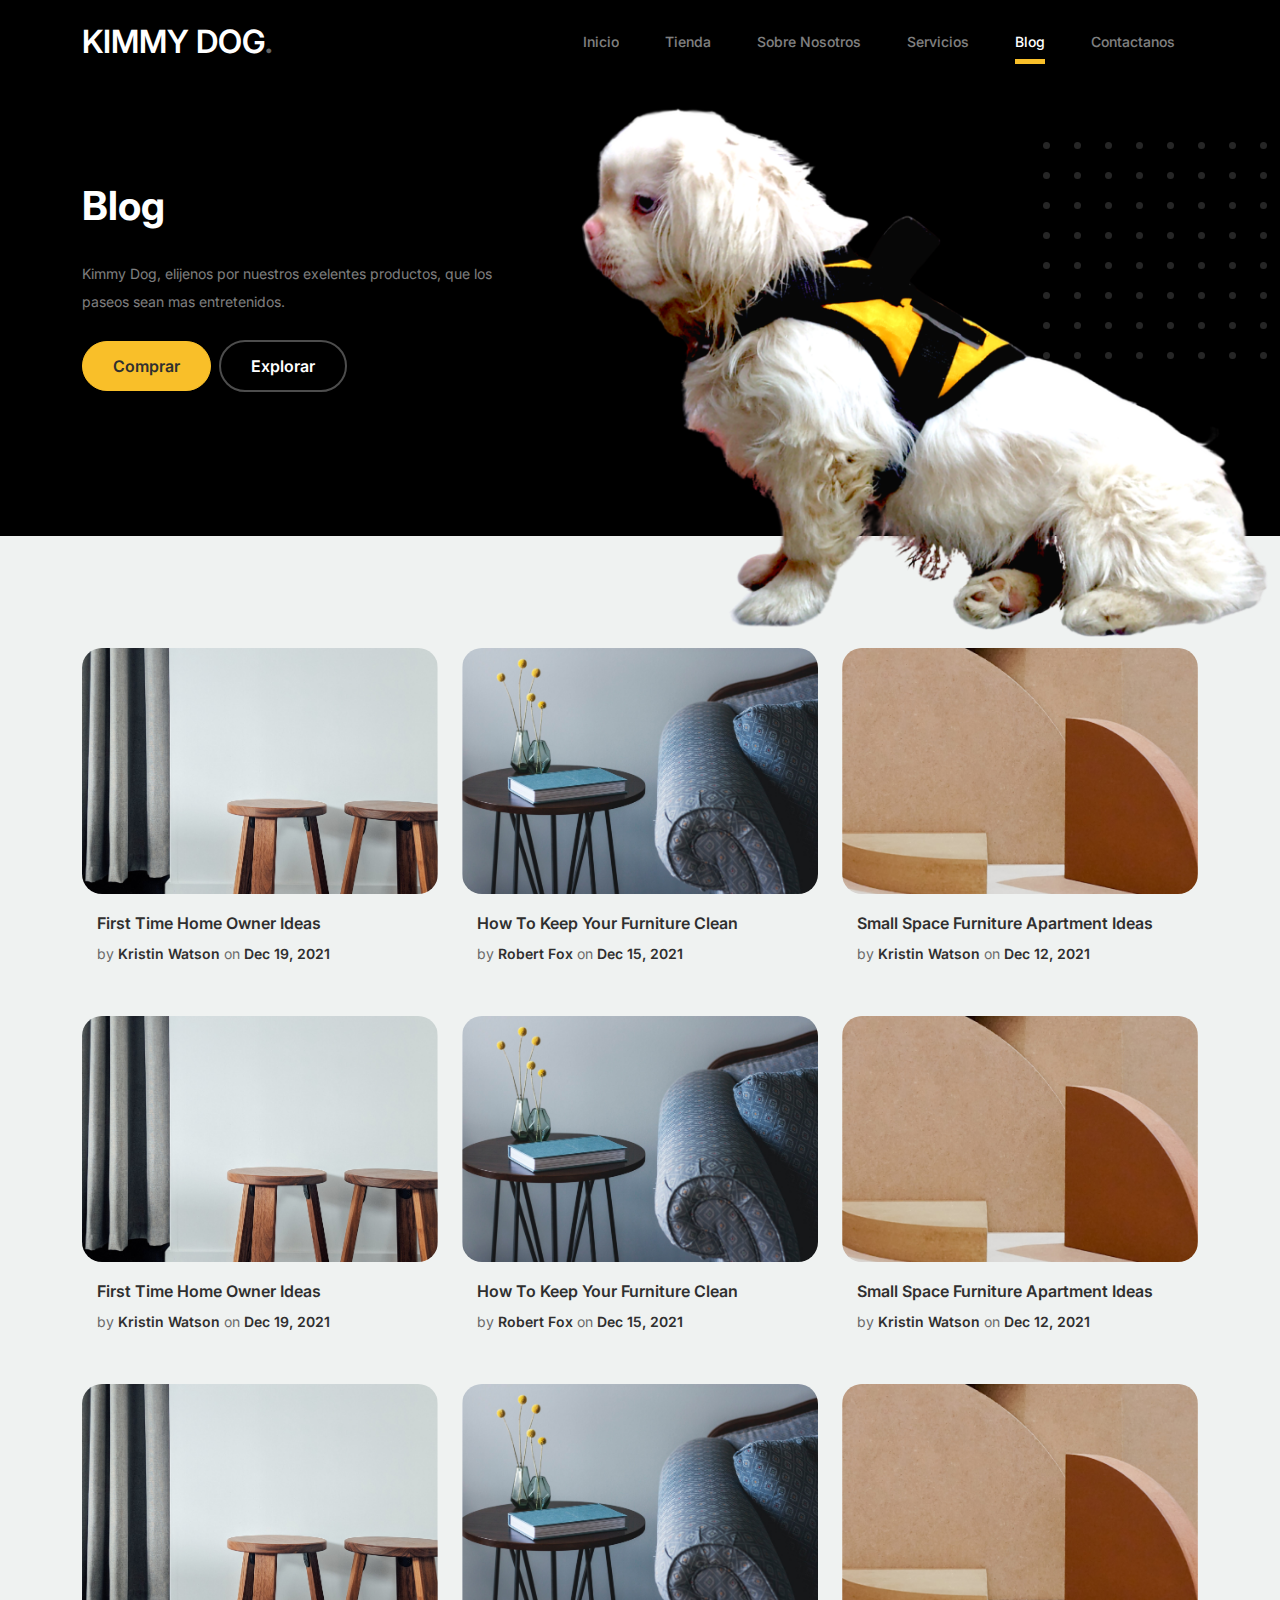
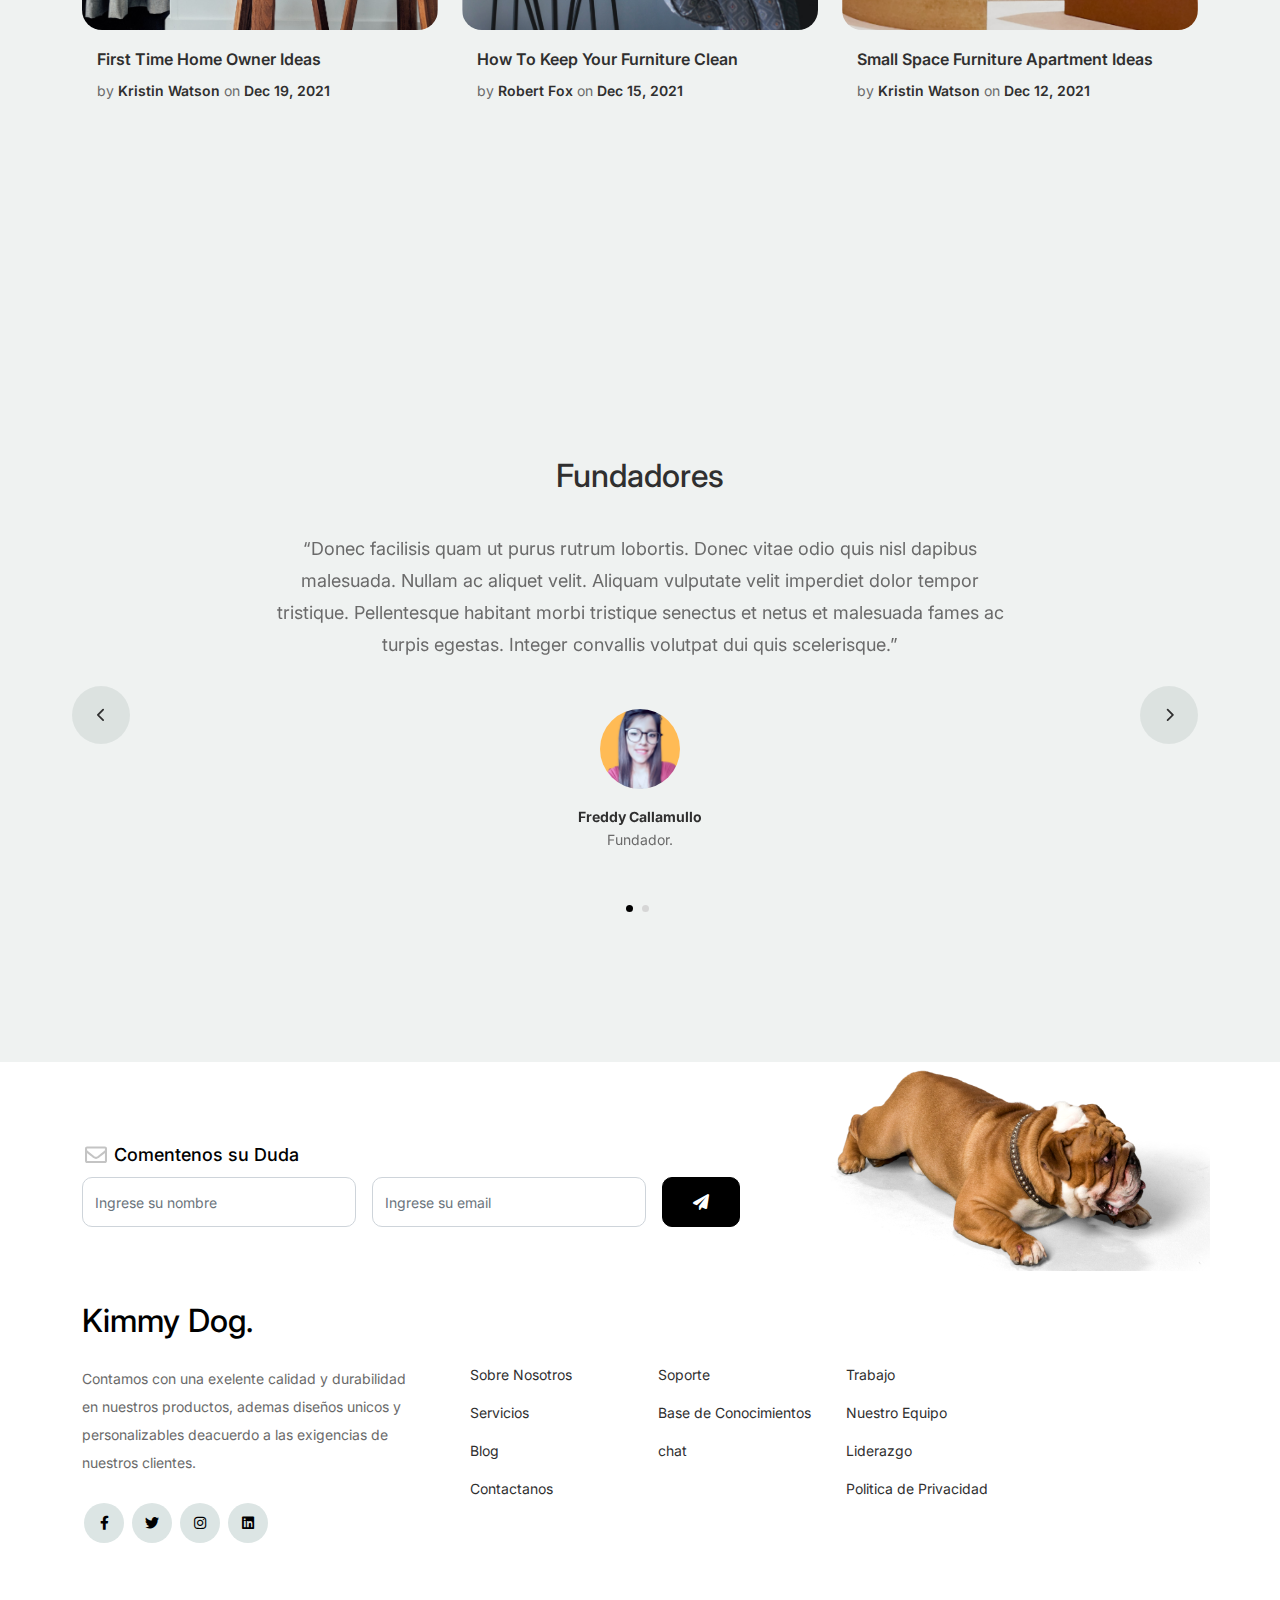
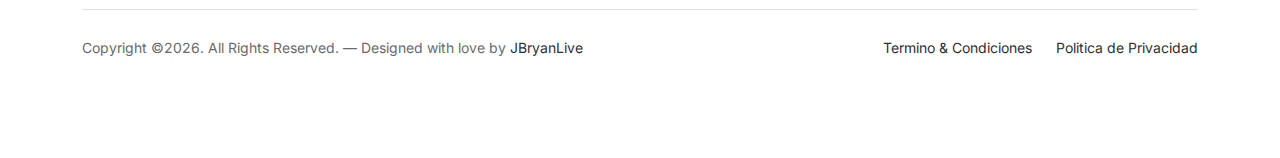
<file: blog.html>
<!doctype html>
<html lang="en">
<head>
  <meta charset="utf-8">
  <meta name="viewport" content="width=device-width, initial-scale=1, shrink-to-fit=no">
  <meta name="author" content="Untree.co">
  <link rel="shortcut icon" href="favicon.png">

  <meta name="description" content="" />
  <meta name="keywords" content="bootstrap, bootstrap4" />

		<!-- Bootstrap CSS -->
		<link href="css/bootstrap.min.css" rel="stylesheet">
		<link href="https://cdnjs.cloudflare.com/ajax/libs/font-awesome/6.0.0-beta3/css/all.min.css" rel="stylesheet">
		<link href="css/tiny-slider.css" rel="stylesheet">
		<link href="css/style.css" rel="stylesheet">
		<title>kimmy dog blog </title>
	</head>

	<body>

		<!-- Start Header/Navigation -->
		<nav class="custom-navbar navbar navbar navbar-expand-md navbar-dark bg-dark" arial-label="Furni navigation bar">

			<div class="container">
				<a class="navbar-brand" href="index.html">KIMMY DOG<span>.</span></a>

				<button class="navbar-toggler" type="button" data-bs-toggle="collapse" data-bs-target="#navbarsFurni" aria-controls="navbarsFurni" aria-expanded="false" aria-label="Toggle navigation">
					<span class="navbar-toggler-icon"></span>
				</button>

				<div class="collapse navbar-collapse" id="navbarsFurni">
					<ul class="custom-navbar-nav navbar-nav ms-auto mb-2 mb-md-0">
						<li class="nav-item">
							<a class="nav-link" href="index.html">Inicio</a>
						</li>
						<li><a class="nav-link" href="shop.html">Tienda</a></li>
						<li><a class="nav-link" href="about.html">Sobre Nosotros</a></li>
						<li><a class="nav-link" href="services.html">Servicios</a></li>
						<li class="active"><a class="nav-link" href="blog.html">Blog</a></li>
						<li><a class="nav-link" href="contact.html">Contactanos</a></li>
					</ul>

					
				</div>
			</div>
				
		</nav>
		<!-- End Header/Navigation -->

		<!-- Start Hero Section -->
			<div class="hero">
				<div class="container">
					<div class="row justify-content-between">
						<div class="col-lg-5">
							<div class="intro-excerpt">
								<h1>Blog</h1>
								<p class="mb-4">Kimmy Dog, elijenos por nuestros exelentes productos, que los paseos sean mas entretenidos.</p>
								<p><a href="/produc/single-product.html" class="btn btn-secondary me-2">Comprar</a><a href="shop.html" class="btn btn-white-outline">Explorar</a></p>
							</div>
						</div>
						<div class="col-lg-7">
							<div class="hero-img-wrap">
								<img src="images/couch.png" class="img-fluid">
							</div>
						</div>
					</div>
				</div>
			</div>
		<!-- End Hero Section -->

		

		<!-- Start Blog Section -->
		<div class="blog-section">
			<div class="container">
				
				<div class="row">

					<div class="col-12 col-sm-6 col-md-4 mb-5">
						<div class="post-entry">
							<a href="#" class="post-thumbnail"><img src="images/post-1.jpg" alt="Image" class="img-fluid"></a>
							<div class="post-content-entry">
								<h3><a href="#">First Time Home Owner Ideas</a></h3>
								<div class="meta">
									<span>by <a href="#">Kristin Watson</a></span> <span>on <a href="#">Dec 19, 2021</a></span>
								</div>
							</div>
						</div>
					</div>

					<div class="col-12 col-sm-6 col-md-4 mb-5">
						<div class="post-entry">
							<a href="#" class="post-thumbnail"><img src="images/post-2.jpg" alt="Image" class="img-fluid"></a>
							<div class="post-content-entry">
								<h3><a href="#">How To Keep Your Furniture Clean</a></h3>
								<div class="meta">
									<span>by <a href="#">Robert Fox</a></span> <span>on <a href="#">Dec 15, 2021</a></span>
								</div>
							</div>
						</div>
					</div>

					<div class="col-12 col-sm-6 col-md-4 mb-5">
						<div class="post-entry">
							<a href="#" class="post-thumbnail"><img src="images/post-3.jpg" alt="Image" class="img-fluid"></a>
							<div class="post-content-entry">
								<h3><a href="#">Small Space Furniture Apartment Ideas</a></h3>
								<div class="meta">
									<span>by <a href="#">Kristin Watson</a></span> <span>on <a href="#">Dec 12, 2021</a></span>
								</div>
							</div>
						</div>
					</div>

					<div class="col-12 col-sm-6 col-md-4 mb-5">
						<div class="post-entry">
							<a href="#" class="post-thumbnail"><img src="images/post-1.jpg" alt="Image" class="img-fluid"></a>
							<div class="post-content-entry">
								<h3><a href="#">First Time Home Owner Ideas</a></h3>
								<div class="meta">
									<span>by <a href="#">Kristin Watson</a></span> <span>on <a href="#">Dec 19, 2021</a></span>
								</div>
							</div>
						</div>
					</div>

					<div class="col-12 col-sm-6 col-md-4 mb-5">
						<div class="post-entry">
							<a href="#" class="post-thumbnail"><img src="images/post-2.jpg" alt="Image" class="img-fluid"></a>
							<div class="post-content-entry">
								<h3><a href="#">How To Keep Your Furniture Clean</a></h3>
								<div class="meta">
									<span>by <a href="#">Robert Fox</a></span> <span>on <a href="#">Dec 15, 2021</a></span>
								</div>
							</div>
						</div>
					</div>

					<div class="col-12 col-sm-6 col-md-4 mb-5">
						<div class="post-entry">
							<a href="#" class="post-thumbnail"><img src="images/post-3.jpg" alt="Image" class="img-fluid"></a>
							<div class="post-content-entry">
								<h3><a href="#">Small Space Furniture Apartment Ideas</a></h3>
								<div class="meta">
									<span>by <a href="#">Kristin Watson</a></span> <span>on <a href="#">Dec 12, 2021</a></span>
								</div>
							</div>
						</div>
					</div>

					<div class="col-12 col-sm-6 col-md-4 mb-5">
						<div class="post-entry">
							<a href="#" class="post-thumbnail"><img src="images/post-1.jpg" alt="Image" class="img-fluid"></a>
							<div class="post-content-entry">
								<h3><a href="#">First Time Home Owner Ideas</a></h3>
								<div class="meta">
									<span>by <a href="#">Kristin Watson</a></span> <span>on <a href="#">Dec 19, 2021</a></span>
								</div>
							</div>
						</div>
					</div>

					<div class="col-12 col-sm-6 col-md-4 mb-5">
						<div class="post-entry">
							<a href="#" class="post-thumbnail"><img src="images/post-2.jpg" alt="Image" class="img-fluid"></a>
							<div class="post-content-entry">
								<h3><a href="#">How To Keep Your Furniture Clean</a></h3>
								<div class="meta">
									<span>by <a href="#">Robert Fox</a></span> <span>on <a href="#">Dec 15, 2021</a></span>
								</div>
							</div>
						</div>
					</div>

					<div class="col-12 col-sm-6 col-md-4 mb-5">
						<div class="post-entry">
							<a href="#" class="post-thumbnail"><img src="images/post-3.jpg" alt="Image" class="img-fluid"></a>
							<div class="post-content-entry">
								<h3><a href="#">Small Space Furniture Apartment Ideas</a></h3>
								<div class="meta">
									<span>by <a href="#">Kristin Watson</a></span> <span>on <a href="#">Dec 12, 2021</a></span>
								</div>
							</div>
						</div>
					</div>

				</div>
			</div>
		</div>
		<!-- End Blog Section -->	

		

		<!-- Start Testimonial Slider -->
		<div class="testimonial-section before-footer-section">
			<div class="container">
				<div class="row">
					<div class="col-lg-7 mx-auto text-center">
						<h2 class="section-title">Fundadores</h2>
					</div>
				</div>

				<div class="row justify-content-center">
					<div class="col-lg-12">
						<div class="testimonial-slider-wrap text-center">

							<div id="testimonial-nav">
								<span class="prev" data-controls="prev"><span class="fa fa-chevron-left"></span></span>
								<span class="next" data-controls="next"><span class="fa fa-chevron-right"></span></span>
							</div>

							<div class="testimonial-slider">
								
								<div class="item">
									<div class="row justify-content-center">
										<div class="col-lg-8 mx-auto">

											<div class="testimonial-block text-center">
												<blockquote class="mb-5">
													<p>&ldquo;Donec facilisis quam ut purus rutrum lobortis. Donec vitae odio quis nisl dapibus malesuada. Nullam ac aliquet velit. Aliquam vulputate velit imperdiet dolor tempor tristique. Pellentesque habitant morbi tristique senectus et netus et malesuada fames ac turpis egestas. Integer convallis volutpat dui quis scelerisque.&rdquo;</p>
												</blockquote>

												<div class="author-info">
													<div class="author-pic">
														<img src="images/person-1.png" alt="Maria Jones" class="img-fluid">
													</div>
													<h3 class="font-weight-bold">Freddy Callamullo</h3>
													<span class="position d-block mb-3">Fundador.</span>
												</div>
											</div>

										</div>
									</div>
								</div> 
								<!-- END item -->

								<div class="item">
									<div class="row justify-content-center">
										<div class="col-lg-8 mx-auto">

											<div class="testimonial-block text-center">
												<blockquote class="mb-5">
													<p>&ldquo;Donec facilisis quam ut purus rutrum lobortis. Donec vitae odio quis nisl dapibus malesuada. Nullam ac aliquet velit. Aliquam vulputate velit imperdiet dolor tempor tristique. Pellentesque habitant morbi tristique senectus et netus et malesuada fames ac turpis egestas. Integer convallis volutpat dui quis scelerisque.&rdquo;</p>
												</blockquote>

												<div class="author-info">
													<div class="author-pic">
														<img src="images/person-1.png" alt="Maria Jones" class="img-fluid">
													</div>
													<h3 class="font-weight-bold">Aydee Vargas</h3>
													<span class="position d-block mb-3">Fundadora.</span>
												</div>
											</div>

										</div>
									</div>
								</div> 
								<!-- END item -->

							

							</div>

						</div>
					</div>
				</div>
			</div>
		</div>
		<!-- End Testimonial Slider -->

		

		<!-- Start Footer Section -->
		<footer class="footer-section">
			<div class="container relative">

				<div class="sofa-img">
					<img src="images/sofa.png" alt="Image" class="img-fluid">
				</div>

				<div class="row">
					<div class="col-lg-8">
						<div class="subscription-form">
							<h3 class="d-flex align-items-center"><span class="me-1"><img src="images/envelope-outline.svg" alt="Image" class="img-fluid"></span><span>Comentenos su Duda</span></h3>

							<form action="#" class="row g-3">
								<div class="col-auto">
									<input type="text" class="form-control" placeholder="Ingrese su nombre">
								</div>
								<div class="col-auto">
									<input type="email" class="form-control" placeholder="Ingrese su email">
								</div>
								<div class="col-auto">
									<button class="btn btn-primary">
										<span class="fa fa-paper-plane"></span>
									</button>
								</div>
							</form>

						</div>
					</div>
				</div>

				<div class="row g-5 mb-5">
					<div class="col-lg-4">
						<div class="mb-4 footer-logo-wrap"><a href="#" class="footer-logo">Kimmy Dog<span>.</span></a></div>
						<p class="mb-4">Contamos con una exelente calidad y durabilidad en nuestros productos, ademas diseños unicos y personalizables deacuerdo a las exigencias de nuestros clientes.</p>

						<ul class="list-unstyled custom-social">
							<li><a href="#"><span class="fa fa-brands fa-facebook-f"></span></a></li>
							<li><a href="#"><span class="fa fa-brands fa-twitter"></span></a></li>
							<li><a href="#"><span class="fa fa-brands fa-instagram"></span></a></li>
							<li><a href="#"><span class="fa fa-brands fa-linkedin"></span></a></li>
						</ul>
					</div>

					<div class="col-lg-8">
						<div class="row links-wrap">
							<div class="col-6 col-sm-6 col-md-3">
								<ul class="list-unstyled">
									<li><a href="#">Sobre Nosotros</a></li>
									<li><a href="#">Servicios</a></li>
									<li><a href="#">Blog</a></li>
									<li><a href="#">Contactanos</a></li>
								</ul>
							</div>

							<div class="col-6 col-sm-6 col-md-3">
								<ul class="list-unstyled">
									<li><a href="#">Soporte</a></li>
									<li><a href="#">Base de Conocimientos</a></li>
									<li><a href="#">chat</a></li>
								</ul>
							</div>

							<div class="col-6 col-sm-6 col-md-3">
								<ul class="list-unstyled">
									<li><a href="#">Trabajo</a></li>
									<li><a href="#">Nuestro Equipo</a></li>
									<li><a href="#">Liderazgo</a></li>
									<li><a href="#">Politica de Privacidad</a></li>
								</ul>
							</div>

						
						</div>
					</div>

				</div>

				<div class="border-top copyright">
					<div class="row pt-4">
						<div class="col-lg-6">
							<p class="mb-2 text-center text-lg-start">Copyright &copy;<script>document.write(new Date().getFullYear());</script>. All Rights Reserved. &mdash; Designed with love by <a href="https://untree.co">JBryanLive</a> <!-- License information: https://untree.co/license/ -->
            </p>
						</div>

						<div class="col-lg-6 text-center text-lg-end">
							<ul class="list-unstyled d-inline-flex ms-auto">
								<li class="me-4"><a href="#">Termino &amp; Condiciones</a></li>
								<li><a href="#">Politica de Privacidad</a></li>
							</ul>
						</div>

					</div>
				</div>

			</div>
		</footer>
		<!-- End Footer Section -->	


		<script src="js/bootstrap.bundle.min.js"></script>
		<script src="js/tiny-slider.js"></script>
		<script src="js/custom.js"></script>
	</body>

</html>
</file>
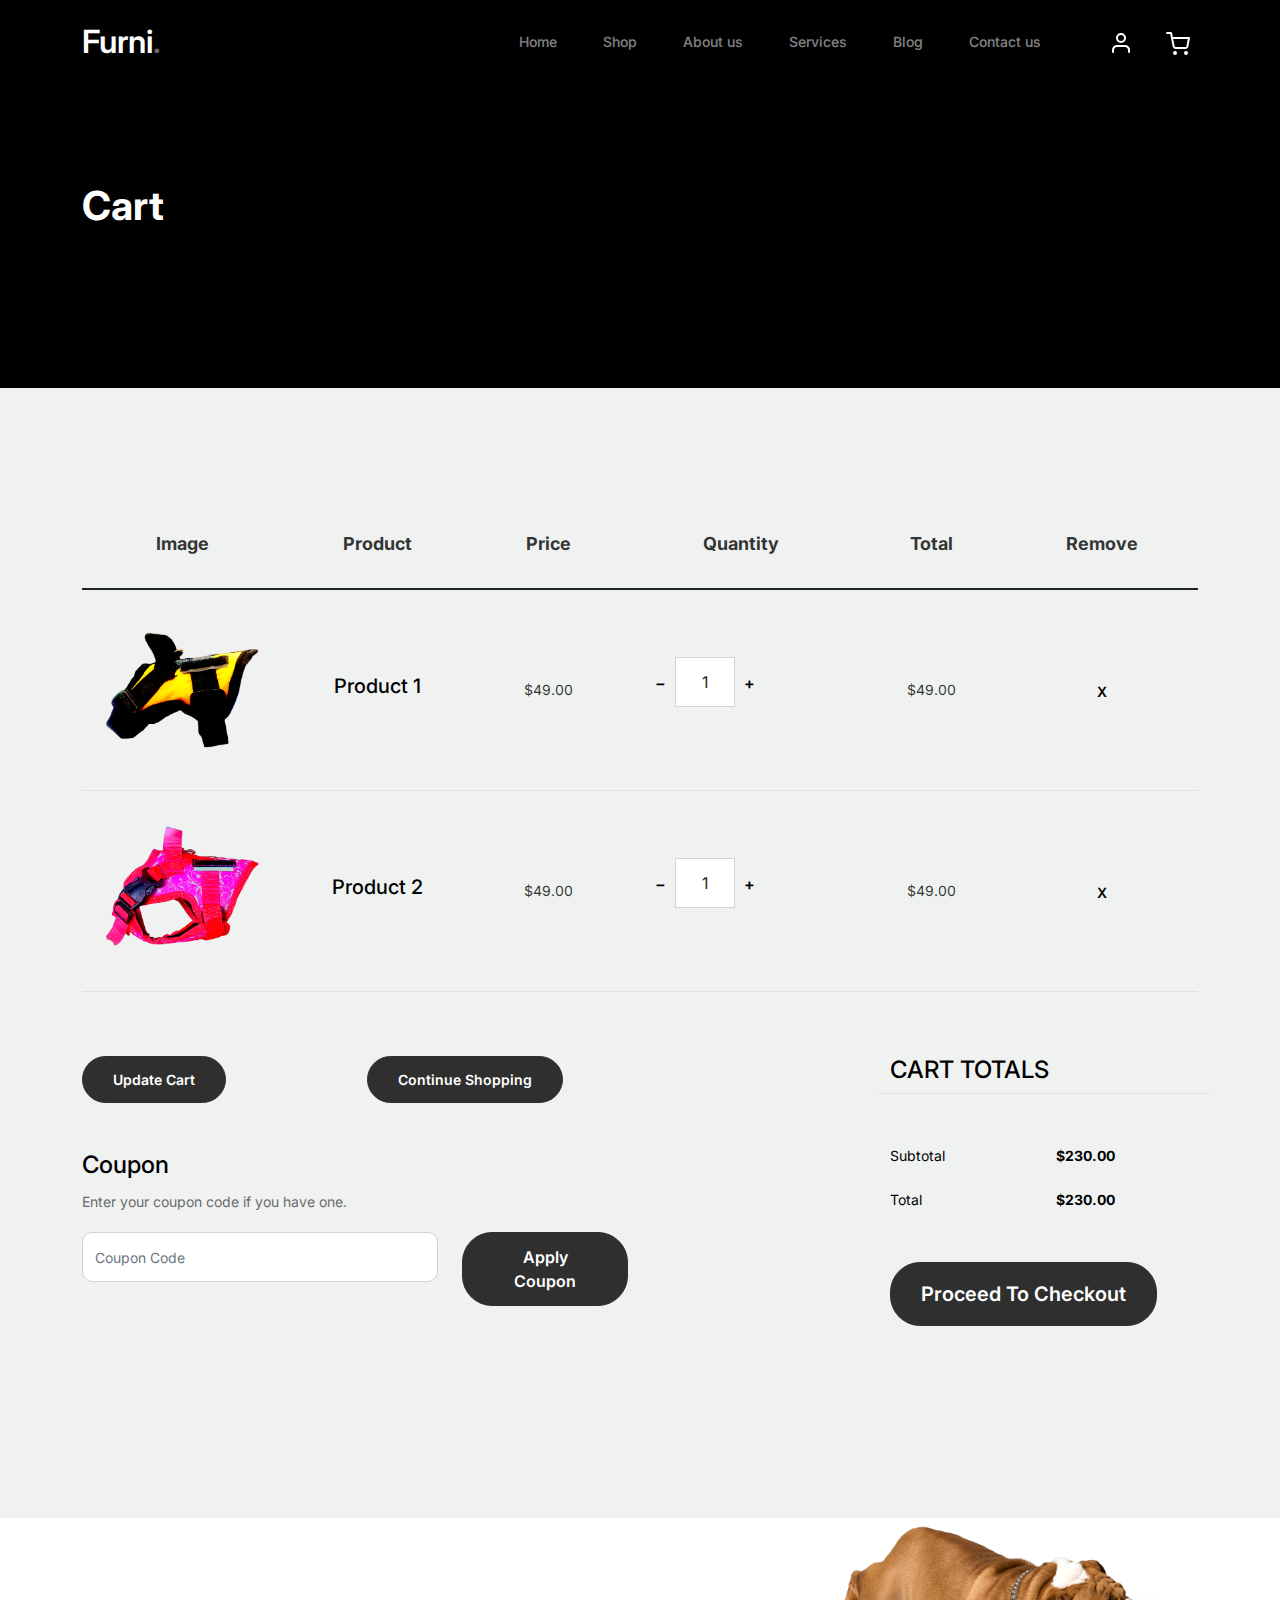
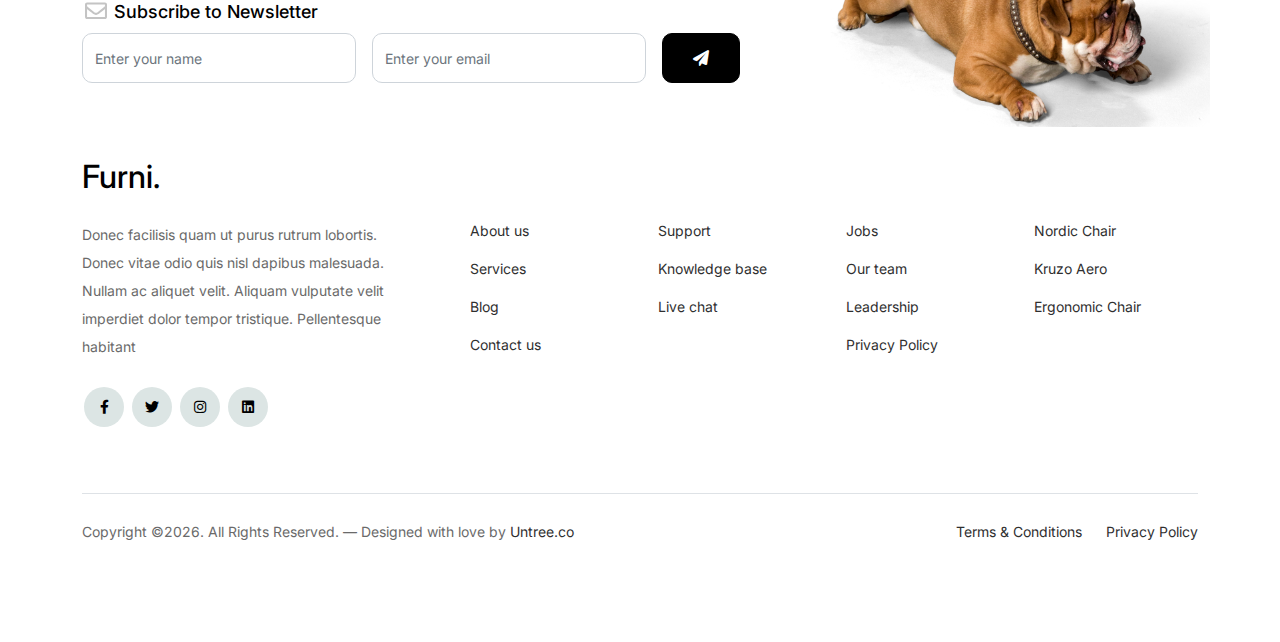
<file: cart.html>
<!-- /*
* Bootstrap 5
* Template Name: Furni
* Template Author: Untree.co
* Template URI: https://untree.co/
* License: https://creativecommons.org/licenses/by/3.0/
*/ -->
<!doctype html>
<html lang="en">
<head>
  <meta charset="utf-8">
  <meta name="viewport" content="width=device-width, initial-scale=1, shrink-to-fit=no">
  <meta name="author" content="Untree.co">
  <link rel="shortcut icon" href="favicon.png">

  <meta name="description" content="" />
  <meta name="keywords" content="bootstrap, bootstrap4" />

		<!-- Bootstrap CSS -->
		<link href="css/bootstrap.min.css" rel="stylesheet">
		<link href="https://cdnjs.cloudflare.com/ajax/libs/font-awesome/6.0.0-beta3/css/all.min.css" rel="stylesheet">
		<link href="css/tiny-slider.css" rel="stylesheet">
		<link href="css/style.css" rel="stylesheet">
		<title>Furni Free Bootstrap 5 Template for Furniture and Interior Design Websites by Untree.co </title>
	</head>

	<body>

		<!-- Start Header/Navigation -->
		<nav class="custom-navbar navbar navbar navbar-expand-md navbar-dark bg-dark" arial-label="Furni navigation bar">

			<div class="container">
				<a class="navbar-brand" href="index.html">Furni<span>.</span></a>

				<button class="navbar-toggler" type="button" data-bs-toggle="collapse" data-bs-target="#navbarsFurni" aria-controls="navbarsFurni" aria-expanded="false" aria-label="Toggle navigation">
					<span class="navbar-toggler-icon"></span>
				</button>

				<div class="collapse navbar-collapse" id="navbarsFurni">
					<ul class="custom-navbar-nav navbar-nav ms-auto mb-2 mb-md-0">
						<li class="nav-item ">
							<a class="nav-link" href="index.html">Home</a>
						</li>
						<li><a class="nav-link" href="shop.html">Shop</a></li>
						<li><a class="nav-link" href="about.html">About us</a></li>
						<li><a class="nav-link" href="services.html">Services</a></li>
						<li><a class="nav-link" href="blog.html">Blog</a></li>
						<li><a class="nav-link" href="contact.html">Contact us</a></li>
					</ul>

					<ul class="custom-navbar-cta navbar-nav mb-2 mb-md-0 ms-5">
						<li><a class="nav-link" href="#"><img src="images/user.svg"></a></li>
						<li><a class="nav-link" href="cart.html"><img src="images/cart.svg"></a></li>
					</ul>
				</div>
			</div>
				
		</nav>
		<!-- End Header/Navigation -->

		<!-- Start Hero Section -->
			<div class="hero">
				<div class="container"> 
					<div class="row justify-content-between">
						<div class="col-lg-5">
							<div class="intro-excerpt">
								<h1>Cart</h1>
							</div>
						</div>
						<div class="col-lg-7">
							
						</div>
					</div>
				</div>
			</div>
		<!-- End Hero Section -->	
		
		<div class="untree_co-section before-footer-section">
            <div class="container">
              <div class="row mb-5">
                <form class="col-md-12" method="post">
                  <div class="site-blocks-table">
                    <table class="table">
                      <thead>
                        <tr>
                          <th class="product-thumbnail">Image</th>
                          <th class="product-name">Product</th>
                          <th class="product-price">Price</th>
                          <th class="product-quantity">Quantity</th>
                          <th class="product-total">Total</th>
                          <th class="product-remove">Remove</th>
                        </tr>
                      </thead>
                      <tbody>
                        <tr>
                          <td class="product-thumbnail">
                            <img src="images/product-1.png" alt="Image" class="img-fluid">
                          </td>
                          <td class="product-name">
                            <h2 class="h5 text-black">Product 1</h2>
                          </td>
                          <td>$49.00</td>
                          <td>
                            <div class="input-group mb-3 d-flex align-items-center quantity-container" style="max-width: 120px;">
                              <div class="input-group-prepend">
                                <button class="btn btn-outline-black decrease" type="button">&minus;</button>
                              </div>
                              <input type="text" class="form-control text-center quantity-amount" value="1" placeholder="" aria-label="Example text with button addon" aria-describedby="button-addon1">
                              <div class="input-group-append">
                                <button class="btn btn-outline-black increase" type="button">&plus;</button>
                              </div>
                            </div>
        
                          </td>
                          <td>$49.00</td>
                          <td><a href="#" class="btn btn-black btn-sm">X</a></td>
                        </tr>
        
                        <tr>
                          <td class="product-thumbnail">
                            <img src="images/product-2.png" alt="Image" class="img-fluid">
                          </td>
                          <td class="product-name">
                            <h2 class="h5 text-black">Product 2</h2>
                          </td>
                          <td>$49.00</td>
                          <td>
                            <div class="input-group mb-3 d-flex align-items-center quantity-container" style="max-width: 120px;">
                              <div class="input-group-prepend">
                                <button class="btn btn-outline-black decrease" type="button">&minus;</button>
                              </div>
                              <input type="text" class="form-control text-center quantity-amount" value="1" placeholder="" aria-label="Example text with button addon" aria-describedby="button-addon1">
                              <div class="input-group-append">
                                <button class="btn btn-outline-black increase" type="button">&plus;</button>
                              </div>
                            </div>
        
                          </td>
                          <td>$49.00</td>
                          <td><a href="#" class="btn btn-black btn-sm">X</a></td>
                        </tr>
                      </tbody>
                    </table>
                  </div>
                </form>
              </div>
        
              <div class="row">
                <div class="col-md-6">
                  <div class="row mb-5">
                    <div class="col-md-6 mb-3 mb-md-0">
                      <button class="btn btn-black btn-sm btn-block">Update Cart</button>
                    </div>
                    <div class="col-md-6">
                      <button class="btn btn-outline-black btn-sm btn-block">Continue Shopping</button>
                    </div>
                  </div>
                  <div class="row">
                    <div class="col-md-12">
                      <label class="text-black h4" for="coupon">Coupon</label>
                      <p>Enter your coupon code if you have one.</p>
                    </div>
                    <div class="col-md-8 mb-3 mb-md-0">
                      <input type="text" class="form-control py-3" id="coupon" placeholder="Coupon Code">
                    </div>
                    <div class="col-md-4">
                      <button class="btn btn-black">Apply Coupon</button>
                    </div>
                  </div>
                </div>
                <div class="col-md-6 pl-5">
                  <div class="row justify-content-end">
                    <div class="col-md-7">
                      <div class="row">
                        <div class="col-md-12 text-right border-bottom mb-5">
                          <h3 class="text-black h4 text-uppercase">Cart Totals</h3>
                        </div>
                      </div>
                      <div class="row mb-3">
                        <div class="col-md-6">
                          <span class="text-black">Subtotal</span>
                        </div>
                        <div class="col-md-6 text-right">
                          <strong class="text-black">$230.00</strong>
                        </div>
                      </div>
                      <div class="row mb-5">
                        <div class="col-md-6">
                          <span class="text-black">Total</span>
                        </div>
                        <div class="col-md-6 text-right">
                          <strong class="text-black">$230.00</strong>
                        </div>
                      </div>
        
                      <div class="row">
                        <div class="col-md-12">
                          <button class="btn btn-black btn-lg py-3 btn-block" onclick="window.location='checkout.html'">Proceed To Checkout</button>
                        </div>
                      </div>
                    </div>
                  </div>
                </div>
              </div>
            </div>
          </div>
		

		<!-- Start Footer Section -->
		<footer class="footer-section">
			<div class="container relative">

				<div class="sofa-img">
					<img src="images/sofa.png" alt="Image" class="img-fluid">
				</div>

				<div class="row">
					<div class="col-lg-8">
						<div class="subscription-form">
							<h3 class="d-flex align-items-center"><span class="me-1"><img src="images/envelope-outline.svg" alt="Image" class="img-fluid"></span><span>Subscribe to Newsletter</span></h3>

							<form action="#" class="row g-3">
								<div class="col-auto">
									<input type="text" class="form-control" placeholder="Enter your name">
								</div>
								<div class="col-auto">
									<input type="email" class="form-control" placeholder="Enter your email">
								</div>
								<div class="col-auto">
									<button class="btn btn-primary">
										<span class="fa fa-paper-plane"></span>
									</button>
								</div>
							</form>

						</div>
					</div>
				</div>

				<div class="row g-5 mb-5">
					<div class="col-lg-4">
						<div class="mb-4 footer-logo-wrap"><a href="#" class="footer-logo">Furni<span>.</span></a></div>
						<p class="mb-4">Donec facilisis quam ut purus rutrum lobortis. Donec vitae odio quis nisl dapibus malesuada. Nullam ac aliquet velit. Aliquam vulputate velit imperdiet dolor tempor tristique. Pellentesque habitant</p>

						<ul class="list-unstyled custom-social">
							<li><a href="#"><span class="fa fa-brands fa-facebook-f"></span></a></li>
							<li><a href="#"><span class="fa fa-brands fa-twitter"></span></a></li>
							<li><a href="#"><span class="fa fa-brands fa-instagram"></span></a></li>
							<li><a href="#"><span class="fa fa-brands fa-linkedin"></span></a></li>
						</ul>
					</div>

					<div class="col-lg-8">
						<div class="row links-wrap">
							<div class="col-6 col-sm-6 col-md-3">
								<ul class="list-unstyled">
									<li><a href="#">About us</a></li>
									<li><a href="#">Services</a></li>
									<li><a href="#">Blog</a></li>
									<li><a href="#">Contact us</a></li>
								</ul>
							</div>

							<div class="col-6 col-sm-6 col-md-3">
								<ul class="list-unstyled">
									<li><a href="#">Support</a></li>
									<li><a href="#">Knowledge base</a></li>
									<li><a href="#">Live chat</a></li>
								</ul>
							</div>

							<div class="col-6 col-sm-6 col-md-3">
								<ul class="list-unstyled">
									<li><a href="#">Jobs</a></li>
									<li><a href="#">Our team</a></li>
									<li><a href="#">Leadership</a></li>
									<li><a href="#">Privacy Policy</a></li>
								</ul>
							</div>

							<div class="col-6 col-sm-6 col-md-3">
								<ul class="list-unstyled">
									<li><a href="#">Nordic Chair</a></li>
									<li><a href="#">Kruzo Aero</a></li>
									<li><a href="#">Ergonomic Chair</a></li>
								</ul>
							</div>
						</div>
					</div>

				</div>

				<div class="border-top copyright">
					<div class="row pt-4">
						<div class="col-lg-6">
							<p class="mb-2 text-center text-lg-start">Copyright &copy;<script>document.write(new Date().getFullYear());</script>. All Rights Reserved. &mdash; Designed with love by <a href="https://untree.co">Untree.co</a> <!-- License information: https://untree.co/license/ -->
            </p>
						</div>

						<div class="col-lg-6 text-center text-lg-end">
							<ul class="list-unstyled d-inline-flex ms-auto">
								<li class="me-4"><a href="#">Terms &amp; Conditions</a></li>
								<li><a href="#">Privacy Policy</a></li>
							</ul>
						</div>

					</div>
				</div>

			</div>
		</footer>
		<!-- End Footer Section -->	


		<script src="js/bootstrap.bundle.min.js"></script>
		<script src="js/tiny-slider.js"></script>
		<script src="js/custom.js"></script>
	</body>

</html>
</file>
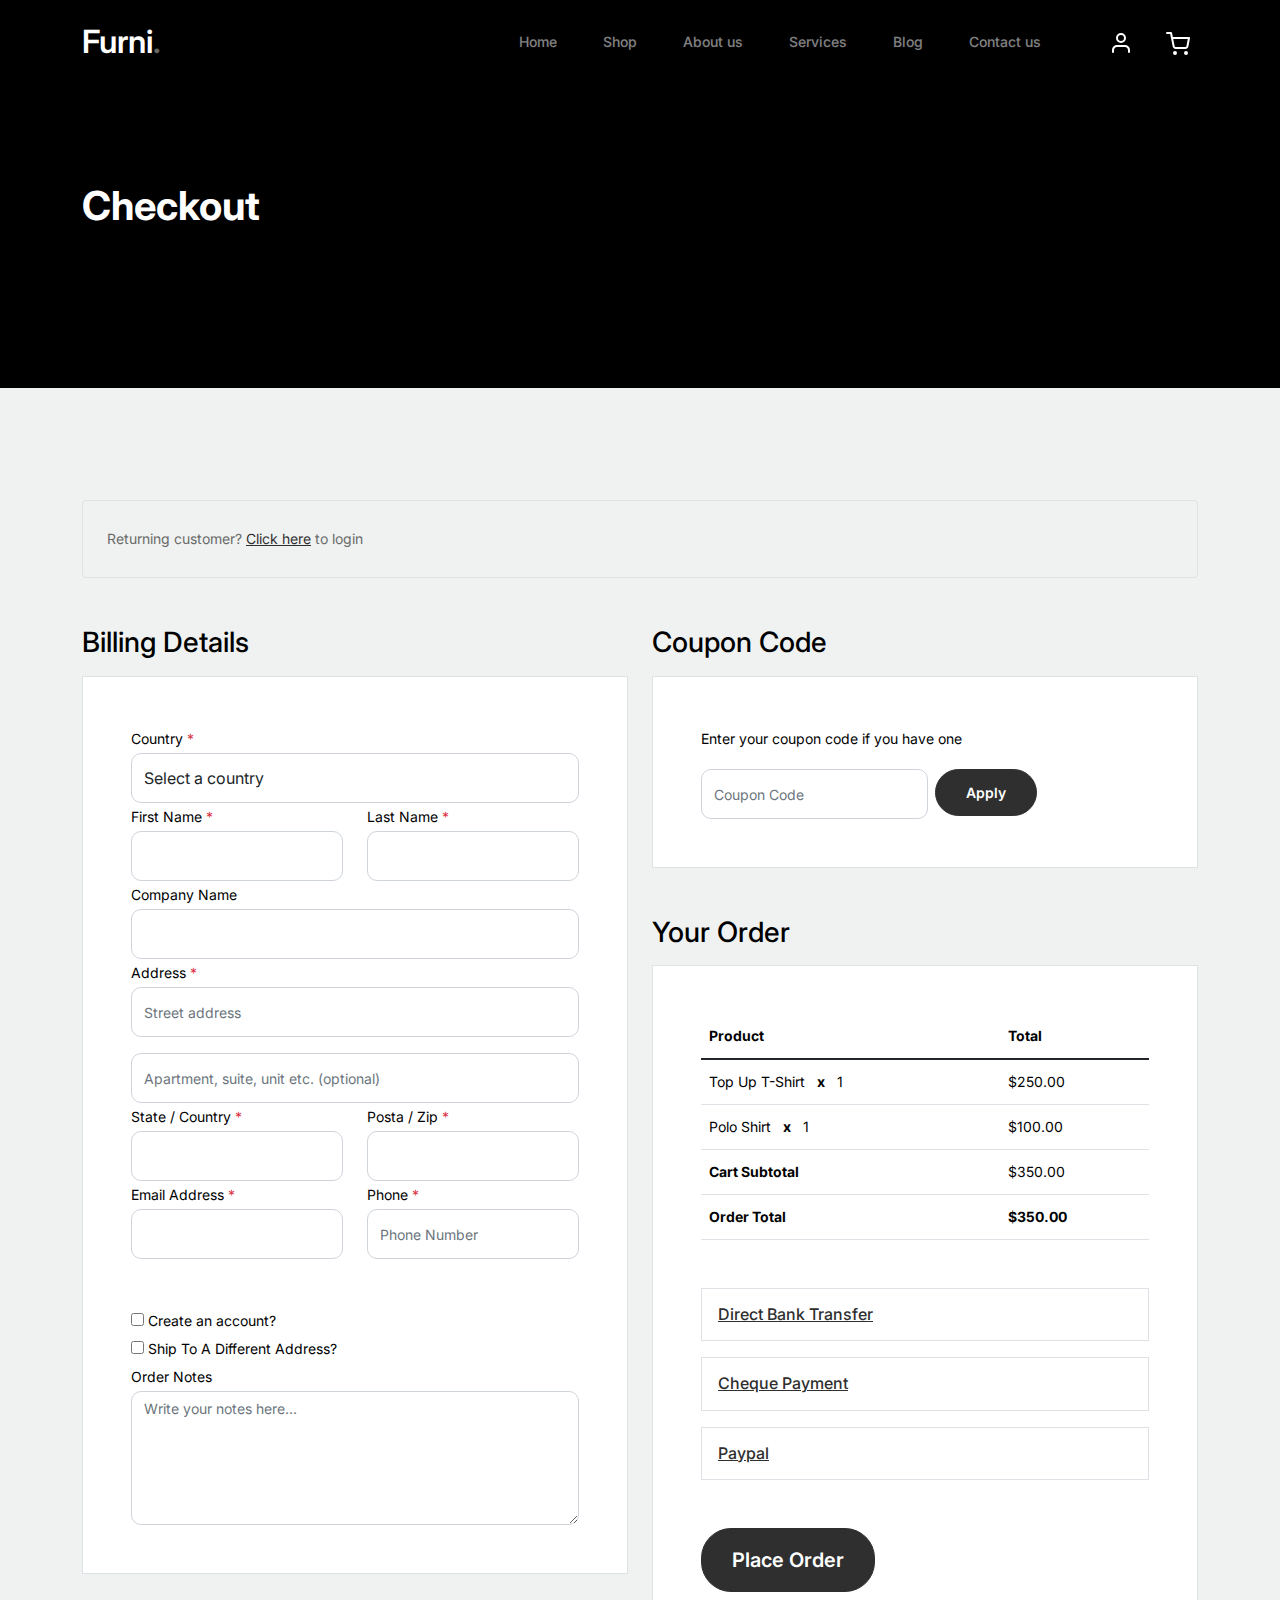
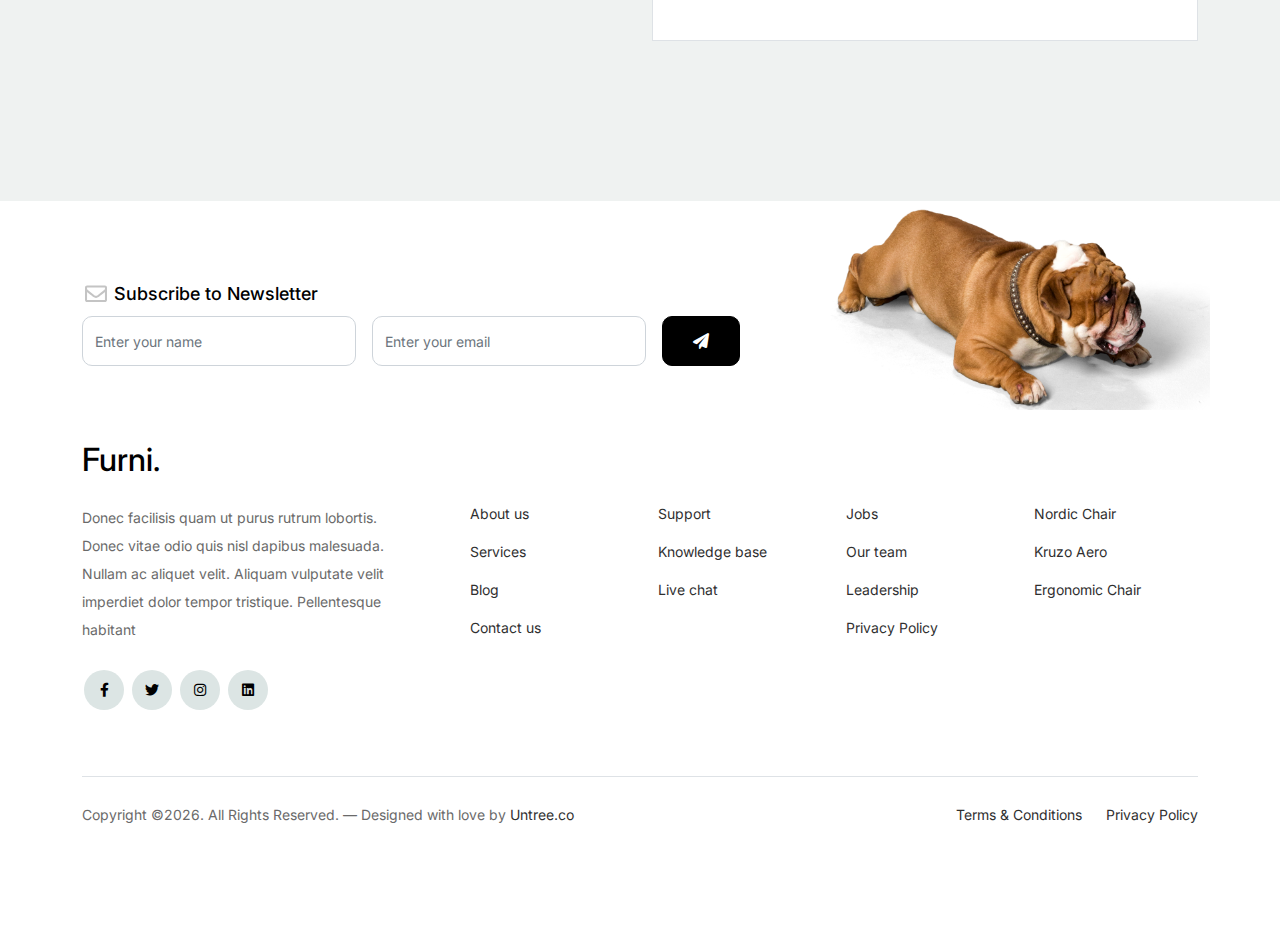
<file: checkout.html>
<!-- /*
* Bootstrap 5
* Template Name: Furni
* Template Author: Untree.co
* Template URI: https://untree.co/
* License: https://creativecommons.org/licenses/by/3.0/
*/ -->
<!doctype html>
<html lang="en">
<head>
  <meta charset="utf-8">
  <meta name="viewport" content="width=device-width, initial-scale=1, shrink-to-fit=no">
  <meta name="author" content="Untree.co">
  <link rel="shortcut icon" href="favicon.png">

  <meta name="description" content="" />
  <meta name="keywords" content="bootstrap, bootstrap4" />

		<!-- Bootstrap CSS -->
		<link href="css/bootstrap.min.css" rel="stylesheet">
		<link href="https://cdnjs.cloudflare.com/ajax/libs/font-awesome/6.0.0-beta3/css/all.min.css" rel="stylesheet">
		<link href="css/tiny-slider.css" rel="stylesheet">
		<link href="css/style.css" rel="stylesheet">
		<title>Furni Free Bootstrap 5 Template for Furniture and Interior Design Websites by Untree.co </title>
	</head>

	<body>

		<!-- Start Header/Navigation -->
		<nav class="custom-navbar navbar navbar navbar-expand-md navbar-dark bg-dark" arial-label="Furni navigation bar">

			<div class="container">
				<a class="navbar-brand" href="index.html">Furni<span>.</span></a>

				<button class="navbar-toggler" type="button" data-bs-toggle="collapse" data-bs-target="#navbarsFurni" aria-controls="navbarsFurni" aria-expanded="false" aria-label="Toggle navigation">
					<span class="navbar-toggler-icon"></span>
				</button>

				<div class="collapse navbar-collapse" id="navbarsFurni">
					<ul class="custom-navbar-nav navbar-nav ms-auto mb-2 mb-md-0">
						<li class="nav-item ">
							<a class="nav-link" href="index.html">Home</a>
						</li>
						<li><a class="nav-link" href="shop.html">Shop</a></li>
						<li><a class="nav-link" href="about.html">About us</a></li>
						<li><a class="nav-link" href="services.html">Services</a></li>
						<li><a class="nav-link" href="blog.html">Blog</a></li>
						<li><a class="nav-link" href="contact.html">Contact us</a></li>
					</ul>

					<ul class="custom-navbar-cta navbar-nav mb-2 mb-md-0 ms-5">
						<li><a class="nav-link" href="#"><img src="images/user.svg"></a></li>
						<li><a class="nav-link" href="cart.html"><img src="images/cart.svg"></a></li>
					</ul>
				</div>
			</div>
				
		</nav>
		<!-- End Header/Navigation -->

		<!-- Start Hero Section -->
			<div class="hero">
				<div class="container">
					<div class="row justify-content-between">
						<div class="col-lg-5">
							<div class="intro-excerpt">
								<h1>Checkout</h1>
							</div>
						</div>
						<div class="col-lg-7">
							
						</div>
					</div>
				</div>
			</div>
		<!-- End Hero Section -->

		<div class="untree_co-section">
		    <div class="container">
		      <div class="row mb-5">
		        <div class="col-md-12">
		          <div class="border p-4 rounded" role="alert">
		            Returning customer? <a href="#">Click here</a> to login
		          </div>
		        </div>
		      </div>
		      <div class="row">
		        <div class="col-md-6 mb-5 mb-md-0">
		          <h2 class="h3 mb-3 text-black">Billing Details</h2>
		          <div class="p-3 p-lg-5 border bg-white">
		            <div class="form-group">
		              <label for="c_country" class="text-black">Country <span class="text-danger">*</span></label>
		              <select id="c_country" class="form-control">
		                <option value="1">Select a country</option>    
		                <option value="2">bangladesh</option>    
		                <option value="3">Algeria</option>    
		                <option value="4">Afghanistan</option>    
		                <option value="5">Ghana</option>    
		                <option value="6">Albania</option>    
		                <option value="7">Bahrain</option>    
		                <option value="8">Colombia</option>    
		                <option value="9">Dominican Republic</option>    
		              </select>
		            </div>
		            <div class="form-group row">
		              <div class="col-md-6">
		                <label for="c_fname" class="text-black">First Name <span class="text-danger">*</span></label>
		                <input type="text" class="form-control" id="c_fname" name="c_fname">
		              </div>
		              <div class="col-md-6">
		                <label for="c_lname" class="text-black">Last Name <span class="text-danger">*</span></label>
		                <input type="text" class="form-control" id="c_lname" name="c_lname">
		              </div>
		            </div>

		            <div class="form-group row">
		              <div class="col-md-12">
		                <label for="c_companyname" class="text-black">Company Name </label>
		                <input type="text" class="form-control" id="c_companyname" name="c_companyname">
		              </div>
		            </div>

		            <div class="form-group row">
		              <div class="col-md-12">
		                <label for="c_address" class="text-black">Address <span class="text-danger">*</span></label>
		                <input type="text" class="form-control" id="c_address" name="c_address" placeholder="Street address">
		              </div>
		            </div>

		            <div class="form-group mt-3">
		              <input type="text" class="form-control" placeholder="Apartment, suite, unit etc. (optional)">
		            </div>

		            <div class="form-group row">
		              <div class="col-md-6">
		                <label for="c_state_country" class="text-black">State / Country <span class="text-danger">*</span></label>
		                <input type="text" class="form-control" id="c_state_country" name="c_state_country">
		              </div>
		              <div class="col-md-6">
		                <label for="c_postal_zip" class="text-black">Posta / Zip <span class="text-danger">*</span></label>
		                <input type="text" class="form-control" id="c_postal_zip" name="c_postal_zip">
		              </div>
		            </div>

		            <div class="form-group row mb-5">
		              <div class="col-md-6">
		                <label for="c_email_address" class="text-black">Email Address <span class="text-danger">*</span></label>
		                <input type="text" class="form-control" id="c_email_address" name="c_email_address">
		              </div>
		              <div class="col-md-6">
		                <label for="c_phone" class="text-black">Phone <span class="text-danger">*</span></label>
		                <input type="text" class="form-control" id="c_phone" name="c_phone" placeholder="Phone Number">
		              </div>
		            </div>

		            <div class="form-group">
		              <label for="c_create_account" class="text-black" data-bs-toggle="collapse" href="#create_an_account" role="button" aria-expanded="false" aria-controls="create_an_account"><input type="checkbox" value="1" id="c_create_account"> Create an account?</label>
		              <div class="collapse" id="create_an_account">
		                <div class="py-2 mb-4">
		                  <p class="mb-3">Create an account by entering the information below. If you are a returning customer please login at the top of the page.</p>
		                  <div class="form-group">
		                    <label for="c_account_password" class="text-black">Account Password</label>
		                    <input type="email" class="form-control" id="c_account_password" name="c_account_password" placeholder="">
		                  </div>
		                </div>
		              </div>
		            </div>


		            <div class="form-group">
		              <label for="c_ship_different_address" class="text-black" data-bs-toggle="collapse" href="#ship_different_address" role="button" aria-expanded="false" aria-controls="ship_different_address"><input type="checkbox" value="1" id="c_ship_different_address"> Ship To A Different Address?</label>
		              <div class="collapse" id="ship_different_address">
		                <div class="py-2">

		                  <div class="form-group">
		                    <label for="c_diff_country" class="text-black">Country <span class="text-danger">*</span></label>
		                    <select id="c_diff_country" class="form-control">
		                      <option value="1">Select a country</option>    
		                      <option value="2">bangladesh</option>    
		                      <option value="3">Algeria</option>    
		                      <option value="4">Afghanistan</option>    
		                      <option value="5">Ghana</option>    
		                      <option value="6">Albania</option>    
		                      <option value="7">Bahrain</option>    
		                      <option value="8">Colombia</option>    
		                      <option value="9">Dominican Republic</option>    
		                    </select>
		                  </div>


		                  <div class="form-group row">
		                    <div class="col-md-6">
		                      <label for="c_diff_fname" class="text-black">First Name <span class="text-danger">*</span></label>
		                      <input type="text" class="form-control" id="c_diff_fname" name="c_diff_fname">
		                    </div>
		                    <div class="col-md-6">
		                      <label for="c_diff_lname" class="text-black">Last Name <span class="text-danger">*</span></label>
		                      <input type="text" class="form-control" id="c_diff_lname" name="c_diff_lname">
		                    </div>
		                  </div>

		                  <div class="form-group row">
		                    <div class="col-md-12">
		                      <label for="c_diff_companyname" class="text-black">Company Name </label>
		                      <input type="text" class="form-control" id="c_diff_companyname" name="c_diff_companyname">
		                    </div>
		                  </div>

		                  <div class="form-group row  mb-3">
		                    <div class="col-md-12">
		                      <label for="c_diff_address" class="text-black">Address <span class="text-danger">*</span></label>
		                      <input type="text" class="form-control" id="c_diff_address" name="c_diff_address" placeholder="Street address">
		                    </div>
		                  </div>

		                  <div class="form-group">
		                    <input type="text" class="form-control" placeholder="Apartment, suite, unit etc. (optional)">
		                  </div>

		                  <div class="form-group row">
		                    <div class="col-md-6">
		                      <label for="c_diff_state_country" class="text-black">State / Country <span class="text-danger">*</span></label>
		                      <input type="text" class="form-control" id="c_diff_state_country" name="c_diff_state_country">
		                    </div>
		                    <div class="col-md-6">
		                      <label for="c_diff_postal_zip" class="text-black">Posta / Zip <span class="text-danger">*</span></label>
		                      <input type="text" class="form-control" id="c_diff_postal_zip" name="c_diff_postal_zip">
		                    </div>
		                  </div>

		                  <div class="form-group row mb-5">
		                    <div class="col-md-6">
		                      <label for="c_diff_email_address" class="text-black">Email Address <span class="text-danger">*</span></label>
		                      <input type="text" class="form-control" id="c_diff_email_address" name="c_diff_email_address">
		                    </div>
		                    <div class="col-md-6">
		                      <label for="c_diff_phone" class="text-black">Phone <span class="text-danger">*</span></label>
		                      <input type="text" class="form-control" id="c_diff_phone" name="c_diff_phone" placeholder="Phone Number">
		                    </div>
		                  </div>

		                </div>

		              </div>
		            </div>

		            <div class="form-group">
		              <label for="c_order_notes" class="text-black">Order Notes</label>
		              <textarea name="c_order_notes" id="c_order_notes" cols="30" rows="5" class="form-control" placeholder="Write your notes here..."></textarea>
		            </div>

		          </div>
		        </div>
		        <div class="col-md-6">

		          <div class="row mb-5">
		            <div class="col-md-12">
		              <h2 class="h3 mb-3 text-black">Coupon Code</h2>
		              <div class="p-3 p-lg-5 border bg-white">

		                <label for="c_code" class="text-black mb-3">Enter your coupon code if you have one</label>
		                <div class="input-group w-75 couponcode-wrap">
		                  <input type="text" class="form-control me-2" id="c_code" placeholder="Coupon Code" aria-label="Coupon Code" aria-describedby="button-addon2">
		                  <div class="input-group-append">
		                    <button class="btn btn-black btn-sm" type="button" id="button-addon2">Apply</button>
		                  </div>
		                </div>

		              </div>
		            </div>
		          </div>

		          <div class="row mb-5">
		            <div class="col-md-12">
		              <h2 class="h3 mb-3 text-black">Your Order</h2>
		              <div class="p-3 p-lg-5 border bg-white">
		                <table class="table site-block-order-table mb-5">
		                  <thead>
		                    <th>Product</th>
		                    <th>Total</th>
		                  </thead>
		                  <tbody>
		                    <tr>
		                      <td>Top Up T-Shirt <strong class="mx-2">x</strong> 1</td>
		                      <td>$250.00</td>
		                    </tr>
		                    <tr>
		                      <td>Polo Shirt <strong class="mx-2">x</strong>   1</td>
		                      <td>$100.00</td>
		                    </tr>
		                    <tr>
		                      <td class="text-black font-weight-bold"><strong>Cart Subtotal</strong></td>
		                      <td class="text-black">$350.00</td>
		                    </tr>
		                    <tr>
		                      <td class="text-black font-weight-bold"><strong>Order Total</strong></td>
		                      <td class="text-black font-weight-bold"><strong>$350.00</strong></td>
		                    </tr>
		                  </tbody>
		                </table>

		                <div class="border p-3 mb-3">
		                  <h3 class="h6 mb-0"><a class="d-block" data-bs-toggle="collapse" href="#collapsebank" role="button" aria-expanded="false" aria-controls="collapsebank">Direct Bank Transfer</a></h3>

		                  <div class="collapse" id="collapsebank">
		                    <div class="py-2">
		                      <p class="mb-0">Make your payment directly into our bank account. Please use your Order ID as the payment reference. Your order won’t be shipped until the funds have cleared in our account.</p>
		                    </div>
		                  </div>
		                </div>

		                <div class="border p-3 mb-3">
		                  <h3 class="h6 mb-0"><a class="d-block" data-bs-toggle="collapse" href="#collapsecheque" role="button" aria-expanded="false" aria-controls="collapsecheque">Cheque Payment</a></h3>

		                  <div class="collapse" id="collapsecheque">
		                    <div class="py-2">
		                      <p class="mb-0">Make your payment directly into our bank account. Please use your Order ID as the payment reference. Your order won’t be shipped until the funds have cleared in our account.</p>
		                    </div>
		                  </div>
		                </div>

		                <div class="border p-3 mb-5">
		                  <h3 class="h6 mb-0"><a class="d-block" data-bs-toggle="collapse" href="#collapsepaypal" role="button" aria-expanded="false" aria-controls="collapsepaypal">Paypal</a></h3>

		                  <div class="collapse" id="collapsepaypal">
		                    <div class="py-2">
		                      <p class="mb-0">Make your payment directly into our bank account. Please use your Order ID as the payment reference. Your order won’t be shipped until the funds have cleared in our account.</p>
		                    </div>
		                  </div>
		                </div>

		                <div class="form-group">
		                  <button class="btn btn-black btn-lg py-3 btn-block" onclick="window.location='thankyou.html'">Place Order</button>
		                </div>

		              </div>
		            </div>
		          </div>

		        </div>
		      </div>
		      <!-- </form> -->
		    </div>
		  </div>

		<!-- Start Footer Section -->
		<footer class="footer-section">
			<div class="container relative">

				<div class="sofa-img">
					<img src="images/sofa.png" alt="Image" class="img-fluid">
				</div>

				<div class="row">
					<div class="col-lg-8">
						<div class="subscription-form">
							<h3 class="d-flex align-items-center"><span class="me-1"><img src="images/envelope-outline.svg" alt="Image" class="img-fluid"></span><span>Subscribe to Newsletter</span></h3>

							<form action="#" class="row g-3">
								<div class="col-auto">
									<input type="text" class="form-control" placeholder="Enter your name">
								</div>
								<div class="col-auto">
									<input type="email" class="form-control" placeholder="Enter your email">
								</div>
								<div class="col-auto">
									<button class="btn btn-primary">
										<span class="fa fa-paper-plane"></span>
									</button>
								</div>
							</form>

						</div>
					</div>
				</div>

				<div class="row g-5 mb-5">
					<div class="col-lg-4">
						<div class="mb-4 footer-logo-wrap"><a href="#" class="footer-logo">Furni<span>.</span></a></div>
						<p class="mb-4">Donec facilisis quam ut purus rutrum lobortis. Donec vitae odio quis nisl dapibus malesuada. Nullam ac aliquet velit. Aliquam vulputate velit imperdiet dolor tempor tristique. Pellentesque habitant</p>

						<ul class="list-unstyled custom-social">
							<li><a href="#"><span class="fa fa-brands fa-facebook-f"></span></a></li>
							<li><a href="#"><span class="fa fa-brands fa-twitter"></span></a></li>
							<li><a href="#"><span class="fa fa-brands fa-instagram"></span></a></li>
							<li><a href="#"><span class="fa fa-brands fa-linkedin"></span></a></li>
						</ul>
					</div>

					<div class="col-lg-8">
						<div class="row links-wrap">
							<div class="col-6 col-sm-6 col-md-3">
								<ul class="list-unstyled">
									<li><a href="#">About us</a></li>
									<li><a href="#">Services</a></li>
									<li><a href="#">Blog</a></li>
									<li><a href="#">Contact us</a></li>
								</ul>
							</div>

							<div class="col-6 col-sm-6 col-md-3">
								<ul class="list-unstyled">
									<li><a href="#">Support</a></li>
									<li><a href="#">Knowledge base</a></li>
									<li><a href="#">Live chat</a></li>
								</ul>
							</div>

							<div class="col-6 col-sm-6 col-md-3">
								<ul class="list-unstyled">
									<li><a href="#">Jobs</a></li>
									<li><a href="#">Our team</a></li>
									<li><a href="#">Leadership</a></li>
									<li><a href="#">Privacy Policy</a></li>
								</ul>
							</div>

							<div class="col-6 col-sm-6 col-md-3">
								<ul class="list-unstyled">
									<li><a href="#">Nordic Chair</a></li>
									<li><a href="#">Kruzo Aero</a></li>
									<li><a href="#">Ergonomic Chair</a></li>
								</ul>
							</div>
						</div>
					</div>

				</div>

				<div class="border-top copyright">
					<div class="row pt-4">
						<div class="col-lg-6">
							<p class="mb-2 text-center text-lg-start">Copyright &copy;<script>document.write(new Date().getFullYear());</script>. All Rights Reserved. &mdash; Designed with love by <a href="https://untree.co">Untree.co</a> <!-- License information: https://untree.co/license/ -->
            </p>
						</div>

						<div class="col-lg-6 text-center text-lg-end">
							<ul class="list-unstyled d-inline-flex ms-auto">
								<li class="me-4"><a href="#">Terms &amp; Conditions</a></li>
								<li><a href="#">Privacy Policy</a></li>
							</ul>
						</div>

					</div>
				</div>

			</div>
		</footer>
		<!-- End Footer Section -->	


		<script src="js/bootstrap.bundle.min.js"></script>
		<script src="js/tiny-slider.js"></script>
		<script src="js/custom.js"></script>
	</body>

</html>
</file>
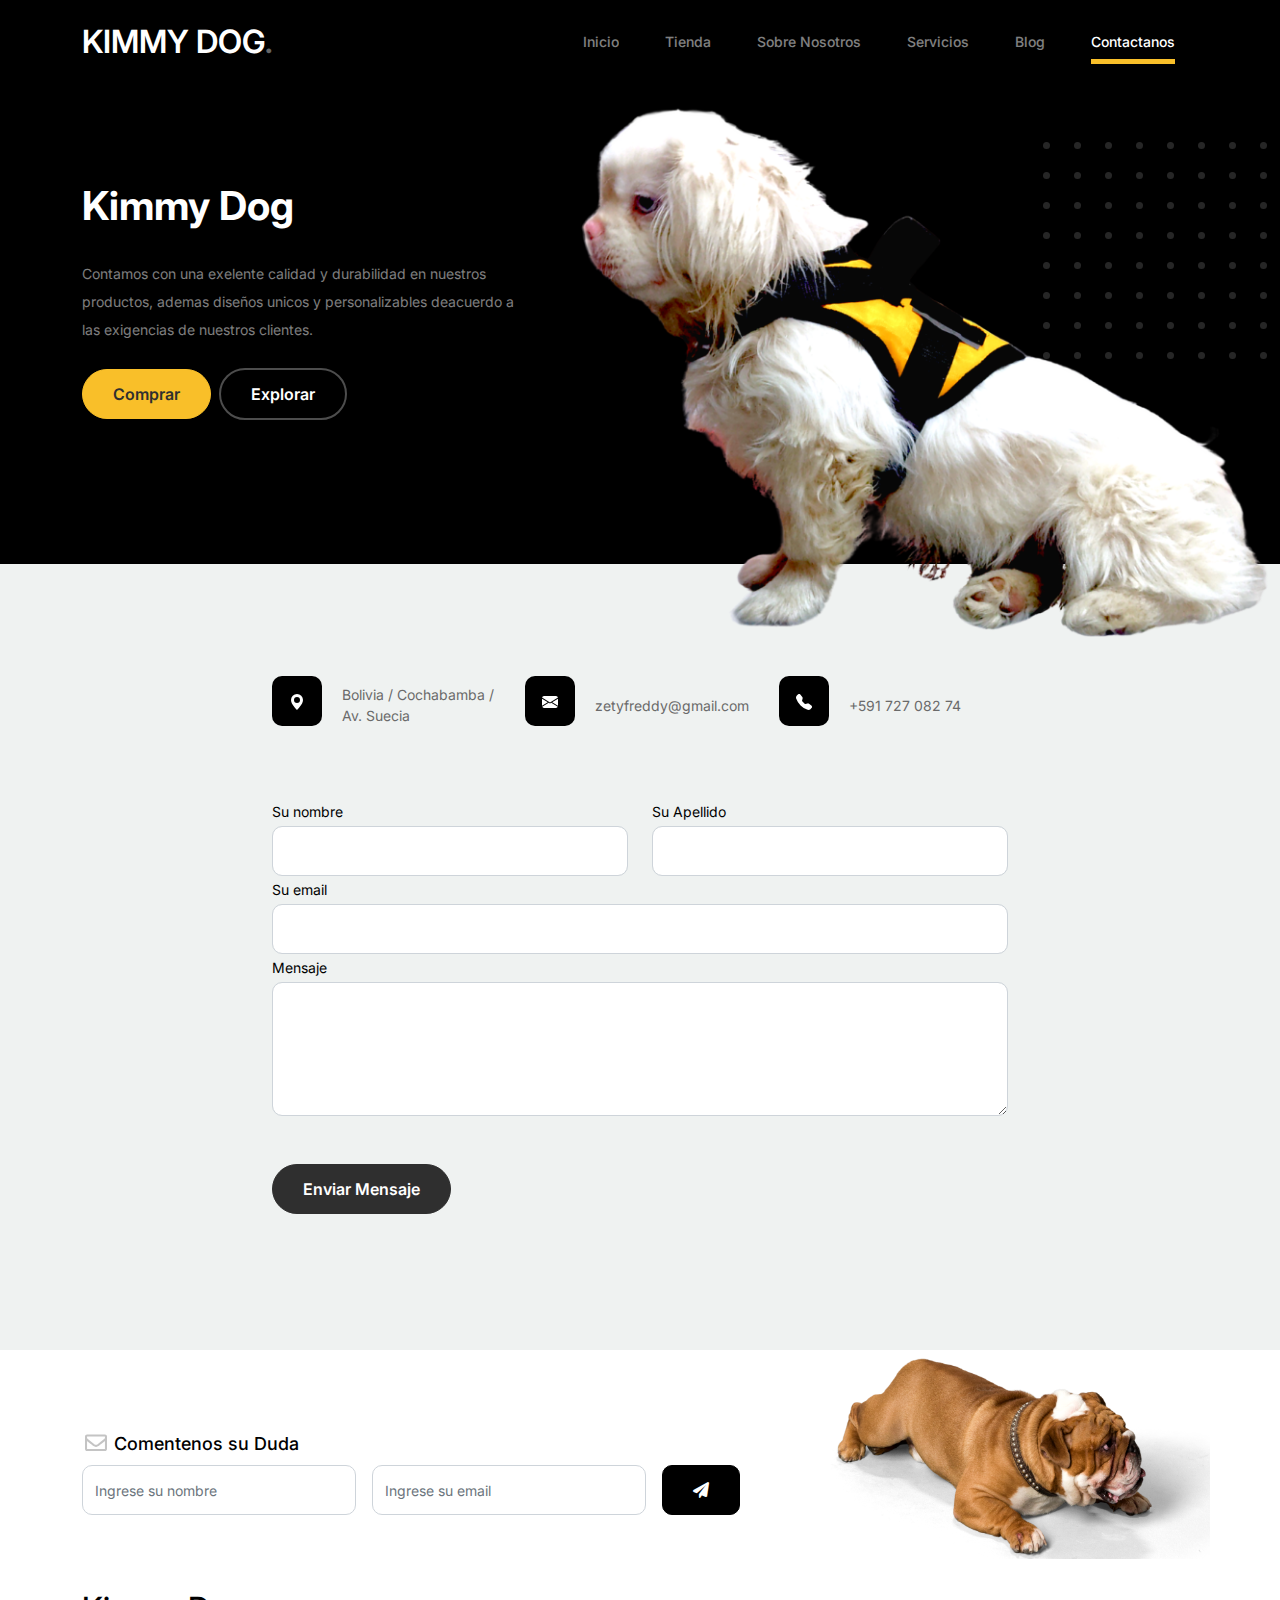
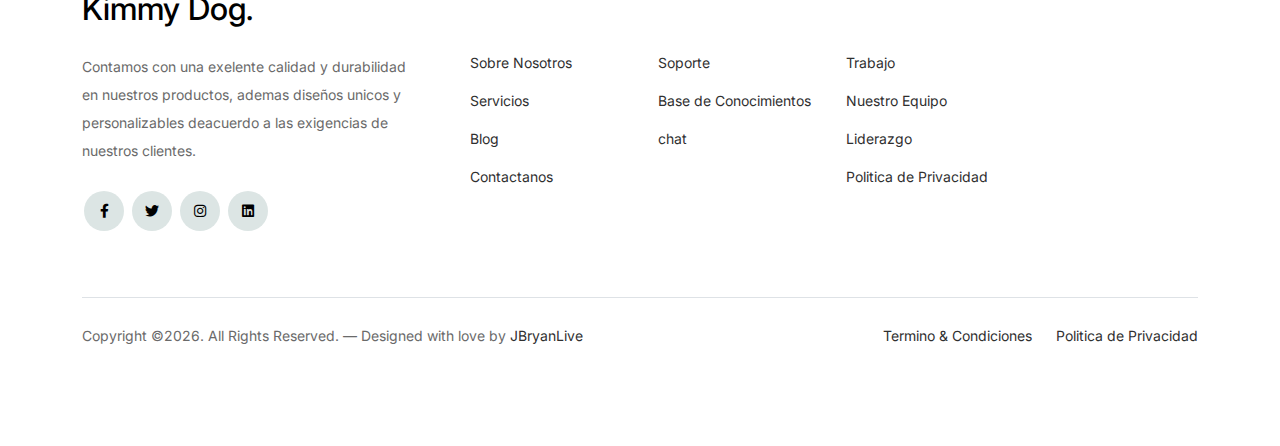
<file: contact.html>
<!doctype html>
<html lang="en">
<head>
  <meta charset="utf-8">
  <meta name="viewport" content="width=device-width, initial-scale=1, shrink-to-fit=no">
  <meta name="author" content="Untree.co">
  <link rel="shortcut icon" href="favicon.png">

  <meta name="description" content="" />
  <meta name="keywords" content="bootstrap, bootstrap4" />

		<!-- Bootstrap CSS -->
		<link href="css/bootstrap.min.css" rel="stylesheet">
		<link href="https://cdnjs.cloudflare.com/ajax/libs/font-awesome/6.0.0-beta3/css/all.min.css" rel="stylesheet">
		<link href="css/tiny-slider.css" rel="stylesheet">
		<link href="css/style.css" rel="stylesheet">
		<title>kimmy dog Contactanos </title>
	</head>

	<body>

		<!-- Start Header/Navigation -->
		<nav class="custom-navbar navbar navbar navbar-expand-md navbar-dark bg-dark" arial-label="Furni navigation bar">

			<div class="container">
				<a class="navbar-brand" href="index.html">KIMMY DOG<span>.</span></a>

				<button class="navbar-toggler" type="button" data-bs-toggle="collapse" data-bs-target="#navbarsFurni" aria-controls="navbarsFurni" aria-expanded="false" aria-label="Toggle navigation">
					<span class="navbar-toggler-icon"></span>
				</button>

				<div class="collapse navbar-collapse" id="navbarsFurni">
					<ul class="custom-navbar-nav navbar-nav ms-auto mb-2 mb-md-0">
						<li class="nav-item">
							<a class="nav-link" href="index.html">Inicio</a>
						</li>
						<li><a class="nav-link" href="shop.html">Tienda</a></li>
						<li><a class="nav-link" href="about.html">Sobre Nosotros</a></li>
						<li><a class="nav-link" href="services.html">Servicios</a></li>
						<li><a class="nav-link" href="blog.html">Blog</a></li>
						<li class="active"><a class="nav-link" href="contact.html">Contactanos</a></li>
					</ul>

					
				</div>
			</div>
				
		</nav>
		<!-- End Header/Navigation -->

		<!-- Start Hero Section -->
			<div class="hero">
				<div class="container">
					<div class="row justify-content-between">
						<div class="col-lg-5">
							<div class="intro-excerpt">
								<h1>Kimmy Dog</h1>
								<p class="mb-4">Contamos con una exelente calidad y durabilidad en nuestros productos, ademas diseños unicos y personalizables deacuerdo a las exigencias de nuestros clientes.</p>
								<p><a href="" class="btn btn-secondary me-2">Comprar</a><a href="shop.html" class="btn btn-white-outline">Explorar</a></p>
							</div>
						</div>
						<div class="col-lg-7">
							<div class="hero-img-wrap">
								<img src="images/couch.png" class="img-fluid">
							</div>
						</div>
					</div>
				</div>
			</div>
		<!-- End Hero Section -->

		
		<!-- Start Contact Form -->
		<div class="untree_co-section">
      <div class="container">

        <div class="block">
          <div class="row justify-content-center">


            <div class="col-md-8 col-lg-8 pb-4">


              <div class="row mb-5">
                <div class="col-lg-4">
                  <div  class="service no-shadow align-items-center link horizontal d-flex active" data-aos="fade-left" data-aos-delay="0">
                    <div class="service-icon color-1 mb-4">
                      <svg xmlns="http://www.w3.org/2000/svg" width="16" height="16" fill="currentColor" class="bi bi-geo-alt-fill" viewBox="0 0 16 16">
                        <path d="M8 16s6-5.686 6-10A6 6 0 0 0 2 6c0 4.314 6 10 6 10zm0-7a3 3 0 1 1 0-6 3 3 0 0 1 0 6z"/>
                      </svg>
                    </div> <!-- /.icon -->
                    <div class="service-contents">
                      <p>Bolivia / Cochabamba / Av. Suecia</p>
                    </div> <!-- /.service-contents-->
                  </div> <!-- /.service -->
                </div>

                <div class="col-lg-4">
                  <div  class="service no-shadow align-items-center link horizontal d-flex active" data-aos="fade-left" data-aos-delay="0">
                    <div class="service-icon color-1 mb-4">
                      <svg xmlns="http://www.w3.org/2000/svg" width="16" height="16" fill="currentColor" class="bi bi-envelope-fill" viewBox="0 0 16 16">
                        <path d="M.05 3.555A2 2 0 0 1 2 2h12a2 2 0 0 1 1.95 1.555L8 8.414.05 3.555zM0 4.697v7.104l5.803-3.558L0 4.697zM6.761 8.83l-6.57 4.027A2 2 0 0 0 2 14h12a2 2 0 0 0 1.808-1.144l-6.57-4.027L8 9.586l-1.239-.757zm3.436-.586L16 11.801V4.697l-5.803 3.546z"/>
                      </svg>
                    </div> <!-- /.icon -->
                    <div class="service-contents">
                      <p>zetyfreddy@gmail.com</p>
                    </div> <!-- /.service-contents-->
                  </div> <!-- /.service -->
                </div>

                <div class="col-lg-4">
                  <div  class="service no-shadow align-items-center link horizontal d-flex active" data-aos="fade-left" data-aos-delay="0">
                    <div class="service-icon color-1 mb-4">
                      <svg xmlns="http://www.w3.org/2000/svg" width="16" height="16" fill="currentColor" class="bi bi-telephone-fill" viewBox="0 0 16 16">
                        <path fill-rule="evenodd" d="M1.885.511a1.745 1.745 0 0 1 2.61.163L6.29 2.98c.329.423.445.974.315 1.494l-.547 2.19a.678.678 0 0 0 .178.643l2.457 2.457a.678.678 0 0 0 .644.178l2.189-.547a1.745 1.745 0 0 1 1.494.315l2.306 1.794c.829.645.905 1.87.163 2.611l-1.034 1.034c-.74.74-1.846 1.065-2.877.702a18.634 18.634 0 0 1-7.01-4.42 18.634 18.634 0 0 1-4.42-7.009c-.362-1.03-.037-2.137.703-2.877L1.885.511z"/>
                      </svg>
                    </div> <!-- /.icon -->
                    <div class="service-contents">
                      <p>+591 727 082 74</p>
                    </div> <!-- /.service-contents-->
                  </div> <!-- /.service -->
                </div>
              </div>

              <form>
                <div class="row">
                  <div class="col-6">
                    <div class="form-group">
                      <label class="text-black" for="fname">Su nombre</label>
                      <input type="text" class="form-control" id="fname">
                    </div>
                  </div>
                  <div class="col-6">
                    <div class="form-group">
                      <label class="text-black" for="lname">Su Apellido</label>
                      <input type="text" class="form-control" id="lname">
                    </div>
                  </div>
                </div>
                <div class="form-group">
                  <label class="text-black" for="email">Su email</label>
                  <input type="email" class="form-control" id="email">
                </div>

                <div class="form-group mb-5">
                  <label class="text-black" for="message">Mensaje</label>
                  <textarea name="" class="form-control" id="message" cols="30" rows="5"></textarea>
                </div>

                <button type="submit" class="btn btn-primary-hover-outline">Enviar Mensaje</button>
              </form>

            </div>

          </div>

        </div>

      </div>


    </div>
  </div>

  <!-- End Contact Form -->

		

		<!-- Start Footer Section -->
		<footer class="footer-section">
			<div class="container relative">

				<div class="sofa-img">
					<img src="images/sofa.png" alt="Image" class="img-fluid">
				</div>

				<div class="row">
					<div class="col-lg-8">
						<div class="subscription-form">
							<h3 class="d-flex align-items-center"><span class="me-1"><img src="images/envelope-outline.svg" alt="Image" class="img-fluid"></span><span>Comentenos su Duda</span></h3>

							<form action="#" class="row g-3">
								<div class="col-auto">
									<input type="text" class="form-control" placeholder="Ingrese su nombre">
								</div>
								<div class="col-auto">
									<input type="email" class="form-control" placeholder="Ingrese su email">
								</div>
								<div class="col-auto">
									<button class="btn btn-primary">
										<span class="fa fa-paper-plane"></span>
									</button>
								</div>
							</form>

						</div>
					</div>
				</div>

				<div class="row g-5 mb-5">
					<div class="col-lg-4">
						<div class="mb-4 footer-logo-wrap"><a href="#" class="footer-logo">Kimmy Dog<span>.</span></a></div>
						<p class="mb-4">Contamos con una exelente calidad y durabilidad en nuestros productos, ademas diseños unicos y personalizables deacuerdo a las exigencias de nuestros clientes.</p>

						<ul class="list-unstyled custom-social">
							<li><a href="#"><span class="fa fa-brands fa-facebook-f"></span></a></li>
							<li><a href="#"><span class="fa fa-brands fa-twitter"></span></a></li>
							<li><a href="#"><span class="fa fa-brands fa-instagram"></span></a></li>
							<li><a href="#"><span class="fa fa-brands fa-linkedin"></span></a></li>
						</ul>
					</div>

					<div class="col-lg-8">
						<div class="row links-wrap">
							<div class="col-6 col-sm-6 col-md-3">
								<ul class="list-unstyled">
									<li><a href="#">Sobre Nosotros</a></li>
									<li><a href="#">Servicios</a></li>
									<li><a href="#">Blog</a></li>
									<li><a href="#">Contactanos</a></li>
								</ul>
							</div>

							<div class="col-6 col-sm-6 col-md-3">
								<ul class="list-unstyled">
									<li><a href="#">Soporte</a></li>
									<li><a href="#">Base de Conocimientos</a></li>
									<li><a href="#">chat</a></li>
								</ul>
							</div>

							<div class="col-6 col-sm-6 col-md-3">
								<ul class="list-unstyled">
									<li><a href="#">Trabajo</a></li>
									<li><a href="#">Nuestro Equipo</a></li>
									<li><a href="#">Liderazgo</a></li>
									<li><a href="#">Politica de Privacidad</a></li>
								</ul>
							</div>

						
						</div>
					</div>

				</div>

				<div class="border-top copyright">
					<div class="row pt-4">
						<div class="col-lg-6">
							<p class="mb-2 text-center text-lg-start">Copyright &copy;<script>document.write(new Date().getFullYear());</script>. All Rights Reserved. &mdash; Designed with love by <a href="https://untree.co">JBryanLive</a> <!-- License information: https://untree.co/license/ -->
            </p>
						</div>

						<div class="col-lg-6 text-center text-lg-end">
							<ul class="list-unstyled d-inline-flex ms-auto">
								<li class="me-4"><a href="#">Termino &amp; Condiciones</a></li>
								<li><a href="#">Politica de Privacidad</a></li>
							</ul>
						</div>

					</div>
				</div>

			</div>
		</footer>
		<!-- End Footer Section -->	


		<script src="js/bootstrap.bundle.min.js"></script>
		<script src="js/tiny-slider.js"></script>
		<script src="js/custom.js"></script>
	</body>

</html>
</file>
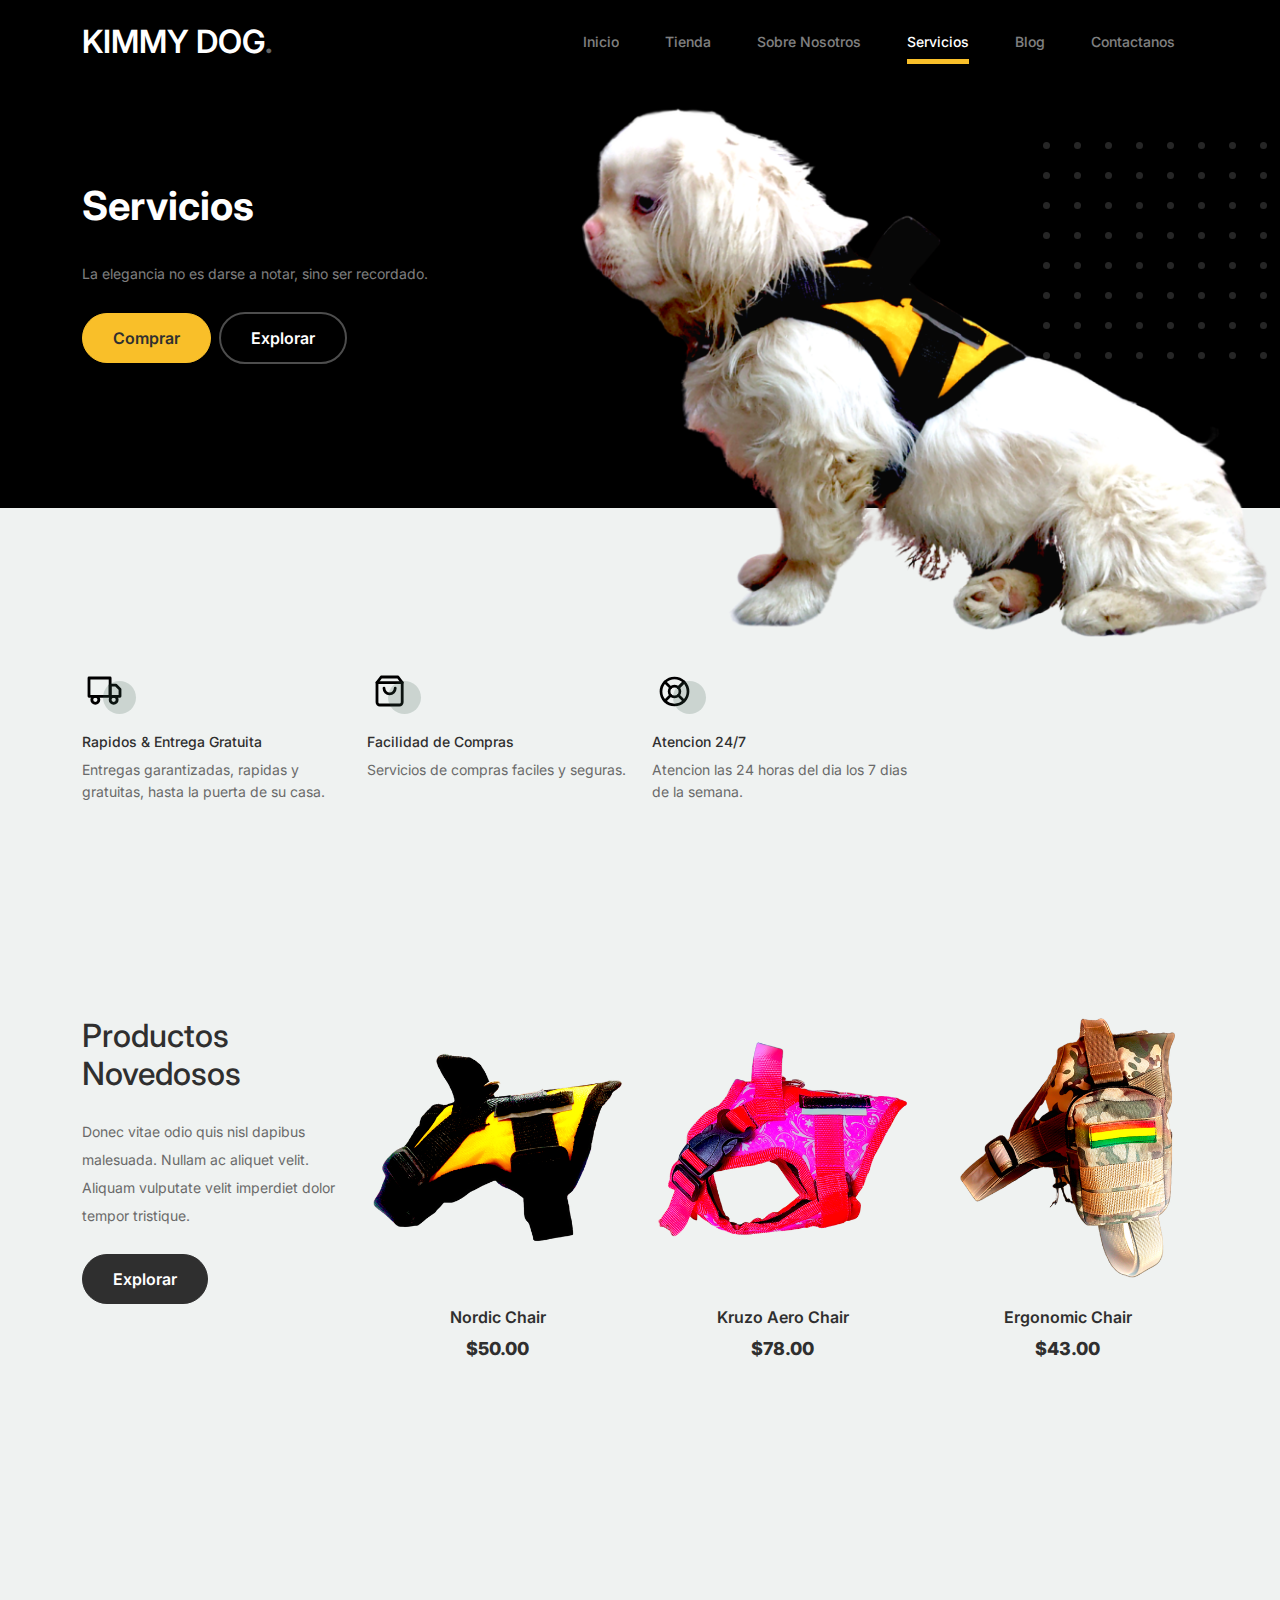
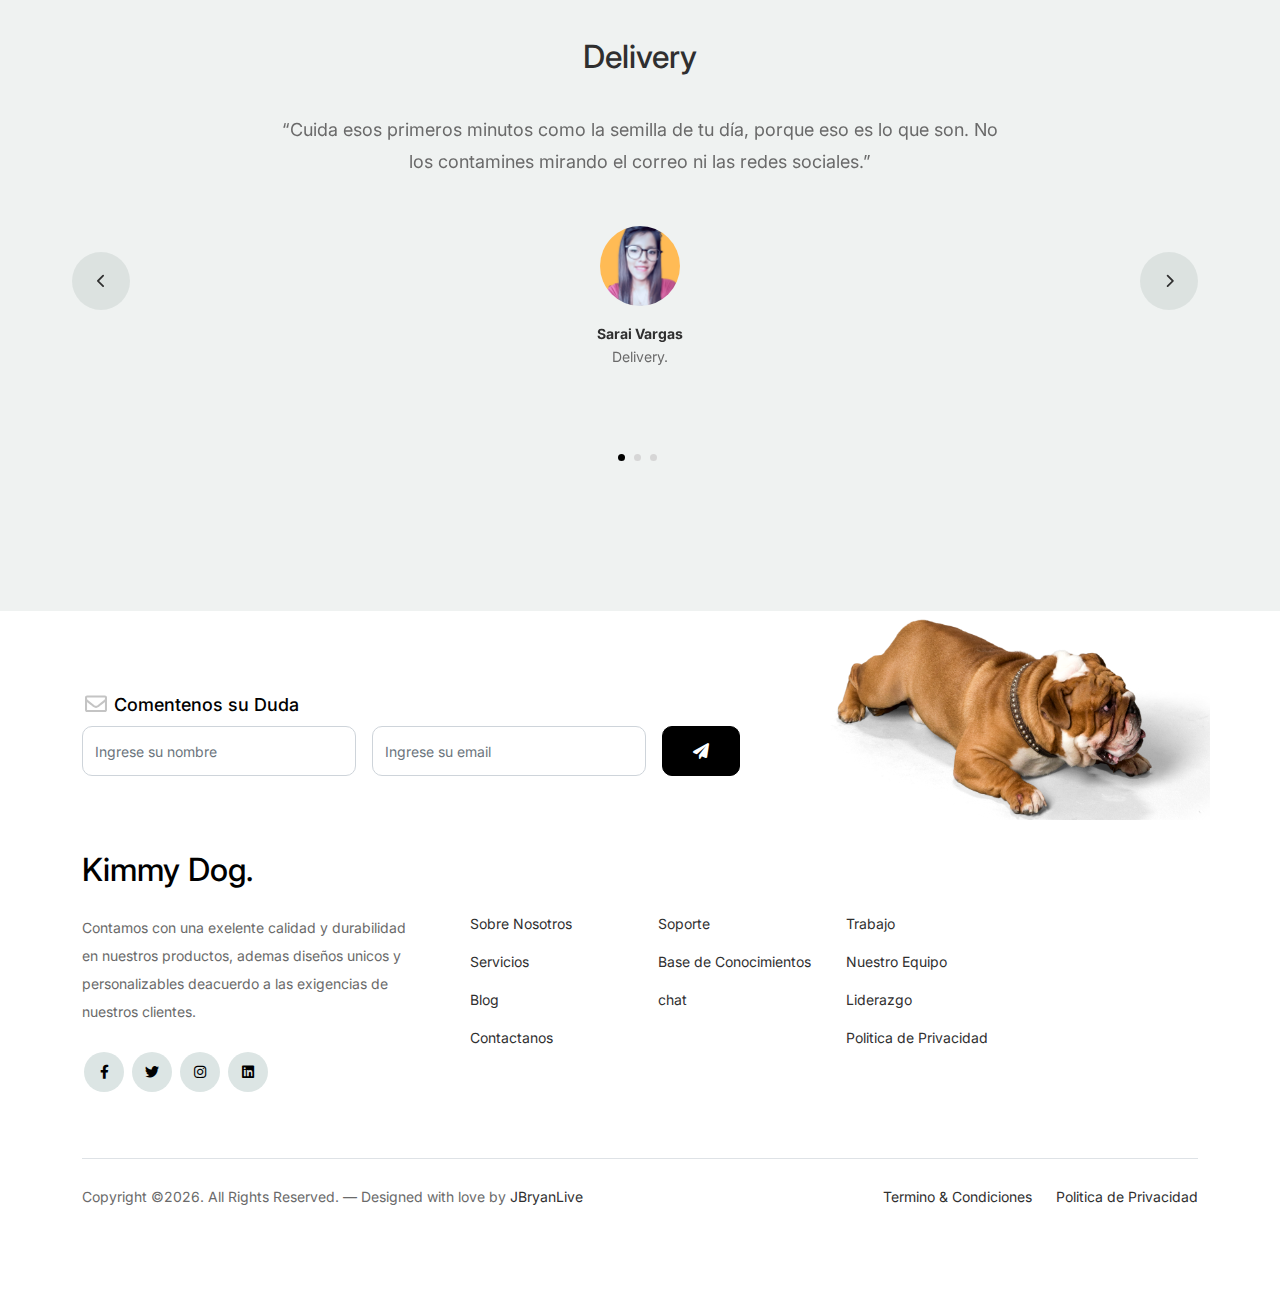
<file: services.html>
<!doctype html>
<html lang="en">
<head>
  <meta charset="utf-8">
  <meta name="viewport" content="width=device-width, initial-scale=1, shrink-to-fit=no">
  <meta name="author" content="Untree.co">
  <link rel="shortcut icon" href="favicon.png">

  <meta name="description" content="" />
  <meta name="keywords" content="bootstrap, bootstrap4" />

		<!-- Bootstrap CSS -->
		<link href="css/bootstrap.min.css" rel="stylesheet">
		<link href="https://cdnjs.cloudflare.com/ajax/libs/font-awesome/6.0.0-beta3/css/all.min.css" rel="stylesheet">
		<link href="css/tiny-slider.css" rel="stylesheet">
		<link href="css/style.css" rel="stylesheet">
		<title>kimmy dog Servicios </title>
	</head>

	<body>

		<!-- Start Header/Navigation -->
		<nav class="custom-navbar navbar navbar navbar-expand-md navbar-dark bg-dark" arial-label="Furni navigation bar">

			<div class="container">
				<a class="navbar-brand" href="index.html">KIMMY DOG<span>.</span></a>

				<button class="navbar-toggler" type="button" data-bs-toggle="collapse" data-bs-target="#navbarsFurni" aria-controls="navbarsFurni" aria-expanded="false" aria-label="Toggle navigation">
					<span class="navbar-toggler-icon"></span>
				</button>

				<div class="collapse navbar-collapse" id="navbarsFurni">
					<ul class="custom-navbar-nav navbar-nav ms-auto mb-2 mb-md-0">
						<li class="nav-item">
							<a class="nav-link" href="index.html">Inicio</a>
						</li>
						<li><a class="nav-link" href="shop.html">Tienda</a></li>
						<li><a class="nav-link" href="about.html">Sobre Nosotros</a></li>
						<li class="active"><a class="nav-link" href="services.html">Servicios</a></li>
						<li><a class="nav-link" href="blog.html">Blog</a></li>
						<li><a class="nav-link" href="contact.html">Contactanos</a></li>
					</ul>

				
				</div>
			</div>
				
		</nav>
		<!-- End Header/Navigation -->

		<!-- Start Hero Section -->
			<div class="hero">
				<div class="container">
					<div class="row justify-content-between">
						<div class="col-lg-5">
							<div class="intro-excerpt">
								<h1>Servicios</h1>
								<p class="mb-4">La elegancia no es darse a notar, sino ser recordado.</p>
								<p><a href="/produc/single-product.html" class="btn btn-secondary me-2">Comprar</a><a href="shop.html" class="btn btn-white-outline">Explorar</a></p>
							</div>
						</div>
						<div class="col-lg-7">
							<div class="hero-img-wrap">
								<img src="images/couch.png" class="img-fluid">
							</div>
						</div>
					</div>
				</div>
			</div>
		<!-- End Hero Section -->

		

		<!-- Start Why Choose Us Section -->
		<div class="why-choose-section">
			<div class="container">
				
				
				<div class="row my-5">
					<div class="col-6 col-md-6 col-lg-3 mb-4">
						<div class="feature">
							<div class="icon">
								<img src="images/truck.svg" alt="Image" class="imf-fluid">
							</div>
							<h3>Rapidos &amp; Entrega Gratuita</h3>
							<p>Entregas garantizadas, rapidas y gratuitas, hasta la puerta de su casa.</p>
						</div>
					</div>

					<div class="col-6 col-md-6 col-lg-3 mb-4">
						<div class="feature">
							<div class="icon">
								<img src="images/bag.svg" alt="Image" class="imf-fluid">
							</div>
							<h3>Facilidad de Compras</h3>
							<p>Servicios de compras faciles y seguras.</p>
						</div>
					</div>

					<div class="col-6 col-md-6 col-lg-3 mb-4">
						<div class="feature">
							<div class="icon">
								<img src="images/support.svg" alt="Image" class="imf-fluid">
							</div>
							<h3>Atencion 24/7</h3>
							<p>Atencion las 24 horas del dia los 7 dias de la semana.</p>
						</div>
					</div>

				

				</div>
			
			</div>
		</div>
		<!-- End Why Choose Us Section -->

		<!-- Start Product Section -->
		<div class="product-section pt-0">
			<div class="container">
				<div class="row">

					<!-- Start Column 1 -->
					<div class="col-md-12 col-lg-3 mb-5 mb-lg-0">
						<h2 class="mb-4 section-title">Productos Novedosos</h2>
						<p class="mb-4">Donec vitae odio quis nisl dapibus malesuada. Nullam ac aliquet velit. Aliquam vulputate velit imperdiet dolor tempor tristique. </p>
						<p><a href="#" class="btn">Explorar</a></p>
					</div> 
					<!-- End Column 1 -->

					<!-- Start Column 2 -->
					<div class="col-12 col-md-4 col-lg-3 mb-5 mb-md-0">
						<a class="product-item" href="#">
							<img src="images/product-1.png" class="img-fluid product-thumbnail">
							<h3 class="product-title">Nordic Chair</h3>
							<strong class="product-price">$50.00</strong>

							<span class="icon-cross">
								<img src="images/cross.svg" class="img-fluid">
							</span>
						</a>
					</div> 
					<!-- End Column 2 -->

					<!-- Start Column 3 -->
					<div class="col-12 col-md-4 col-lg-3 mb-5 mb-md-0">
						<a class="product-item" href="#">
							<img src="images/product-2.png" class="img-fluid product-thumbnail">
							<h3 class="product-title">Kruzo Aero Chair</h3>
							<strong class="product-price">$78.00</strong>

							<span class="icon-cross">
								<img src="images/cross.svg" class="img-fluid">
							</span>
						</a>
					</div>
					<!-- End Column 3 -->

					<!-- Start Column 4 -->
					<div class="col-12 col-md-4 col-lg-3 mb-5 mb-md-0">
						<a class="product-item" href="#">
							<img src="images/product-3.png" class="img-fluid product-thumbnail">
							<h3 class="product-title">Ergonomic Chair</h3>
							<strong class="product-price">$43.00</strong>

							<span class="icon-cross">
								<img src="images/cross.svg" class="img-fluid">
							</span>
						</a>
					</div>
					<!-- End Column 4 -->

				</div>
			</div>
		</div>
		<!-- End Product Section -->

		

		<!-- Start Testimonial Slider -->
		<div class="testimonial-section before-footer-section">
			<div class="container">
				<div class="row">
					<div class="col-lg-7 mx-auto text-center">
						<h2 class="section-title">Delivery</h2>
					</div>
				</div>

				<div class="row justify-content-center">
					<div class="col-lg-12">
						<div class="testimonial-slider-wrap text-center">

							<div id="testimonial-nav">
								<span class="prev" data-controls="prev"><span class="fa fa-chevron-left"></span></span>
								<span class="next" data-controls="next"><span class="fa fa-chevron-right"></span></span>
							</div>

							<div class="testimonial-slider">
								
								<div class="item">
									<div class="row justify-content-center">
										<div class="col-lg-8 mx-auto">

											<div class="testimonial-block text-center">
												<blockquote class="mb-5">
													<p>&ldquo;Cuida esos primeros minutos como la semilla de tu día, porque eso es lo que son. No los contamines mirando el correo ni las redes sociales.&rdquo;</p>
												</blockquote>

												<div class="author-info">
													<div class="author-pic">
														<img src="images/person-1.png" alt="Maria Jones" class="img-fluid">
													</div>
													<h3 class="font-weight-bold">Sarai Vargas</h3>
													<span class="position d-block mb-3">Delivery.</span>
												</div>
											</div>

										</div>
									</div>
								</div> 
								<!-- END item -->

								<div class="item">
									<div class="row justify-content-center">
										<div class="col-lg-8 mx-auto">

											<div class="testimonial-block text-center">
												<blockquote class="mb-5">
													<p>&ldquo;Las horas que has descansado. Tus primeros pensamientos cuando aún estás en la cama al despertar. Las primera palabras que les diriges a tu pareja o a tus hijos.&rdquo;</p>
												</blockquote>

												<div class="author-info">
													<div class="author-pic">
														<img src="images/person-3.png" alt="Maria Jones" class="img-fluid">
													</div>
													<h3 class="font-weight-bold">Eddy Vargas</h3>
													<span class="position d-block mb-3">Delivery.</span>
												</div>
											</div>

										</div>
									</div>
								</div> 
								<!-- END item -->

								<div class="item">
									<div class="row justify-content-center">
										<div class="col-lg-8 mx-auto">

											<div class="testimonial-block text-center">
												<blockquote class="mb-5">
													<p>&ldquo;Al final de la tarde, deja planificado el día siguiente, especialmente la tarea clave en la que te quieres enfocar. Dedica de nuevo unos minutos a leer algunas de las mejores frases motivadoras cortas, y deja que te recuerden el sentido de lo que haces.&rdquo;</p>
												</blockquote>

												<div class="author-info">
													<div class="author-pic">
														<img src="images/person-2.png" alt="Maria Jones" class="img-fluid">
													</div>
													<h3 class="font-weight-bold">Fidelia Vargas</h3>
													<span class="position d-block mb-3">Delivery.</span>
												</div>
											</div>

										</div>
									</div>
								</div> 
								<!-- END item -->

							</div>

						</div>
					</div>
				</div>
			</div>
		</div>
		<!-- End Testimonial Slider -->

		

		<!-- Start Footer Section -->
		<footer class="footer-section">
			<div class="container relative">

				<div class="sofa-img">
					<img src="images/sofa.png" alt="Image" class="img-fluid">
				</div>

				<div class="row">
					<div class="col-lg-8">
						<div class="subscription-form">
							<h3 class="d-flex align-items-center"><span class="me-1"><img src="images/envelope-outline.svg" alt="Image" class="img-fluid"></span><span>Comentenos su Duda</span></h3>

							<form action="#" class="row g-3">
								<div class="col-auto">
									<input type="text" class="form-control" placeholder="Ingrese su nombre">
								</div>
								<div class="col-auto">
									<input type="email" class="form-control" placeholder="Ingrese su email">
								</div>
								<div class="col-auto">
									<button class="btn btn-primary">
										<span class="fa fa-paper-plane"></span>
									</button>
								</div>
							</form>

						</div>
					</div>
				</div>

				<div class="row g-5 mb-5">
					<div class="col-lg-4">
						<div class="mb-4 footer-logo-wrap"><a href="#" class="footer-logo">Kimmy Dog<span>.</span></a></div>
						<p class="mb-4">Contamos con una exelente calidad y durabilidad en nuestros productos, ademas diseños unicos y personalizables deacuerdo a las exigencias de nuestros clientes.</p>

						<ul class="list-unstyled custom-social">
							<li><a href="#"><span class="fa fa-brands fa-facebook-f"></span></a></li>
							<li><a href="#"><span class="fa fa-brands fa-twitter"></span></a></li>
							<li><a href="#"><span class="fa fa-brands fa-instagram"></span></a></li>
							<li><a href="#"><span class="fa fa-brands fa-linkedin"></span></a></li>
						</ul>
					</div>

					<div class="col-lg-8">
						<div class="row links-wrap">
							<div class="col-6 col-sm-6 col-md-3">
								<ul class="list-unstyled">
									<li><a href="#">Sobre Nosotros</a></li>
									<li><a href="#">Servicios</a></li>
									<li><a href="#">Blog</a></li>
									<li><a href="#">Contactanos</a></li>
								</ul>
							</div>

							<div class="col-6 col-sm-6 col-md-3">
								<ul class="list-unstyled">
									<li><a href="#">Soporte</a></li>
									<li><a href="#">Base de Conocimientos</a></li>
									<li><a href="#">chat</a></li>
								</ul>
							</div>

							<div class="col-6 col-sm-6 col-md-3">
								<ul class="list-unstyled">
									<li><a href="#">Trabajo</a></li>
									<li><a href="#">Nuestro Equipo</a></li>
									<li><a href="#">Liderazgo</a></li>
									<li><a href="#">Politica de Privacidad</a></li>
								</ul>
							</div>

						
						</div>
					</div>

				</div>

				<div class="border-top copyright">
					<div class="row pt-4">
						<div class="col-lg-6">
							<p class="mb-2 text-center text-lg-start">Copyright &copy;<script>document.write(new Date().getFullYear());</script>. All Rights Reserved. &mdash; Designed with love by <a href="https://untree.co">JBryanLive</a> <!-- License information: https://untree.co/license/ -->
            </p>
						</div>

						<div class="col-lg-6 text-center text-lg-end">
							<ul class="list-unstyled d-inline-flex ms-auto">
								<li class="me-4"><a href="#">Termino &amp; Condiciones</a></li>
								<li><a href="#">Politica de Privacidad</a></li>
							</ul>
						</div>

					</div>
				</div>

			</div>
		</footer>
		<!-- End Footer Section -->	


		<script src="js/bootstrap.bundle.min.js"></script>
		<script src="js/tiny-slider.js"></script>
		<script src="js/custom.js"></script>
	</body>

</html>
</file>
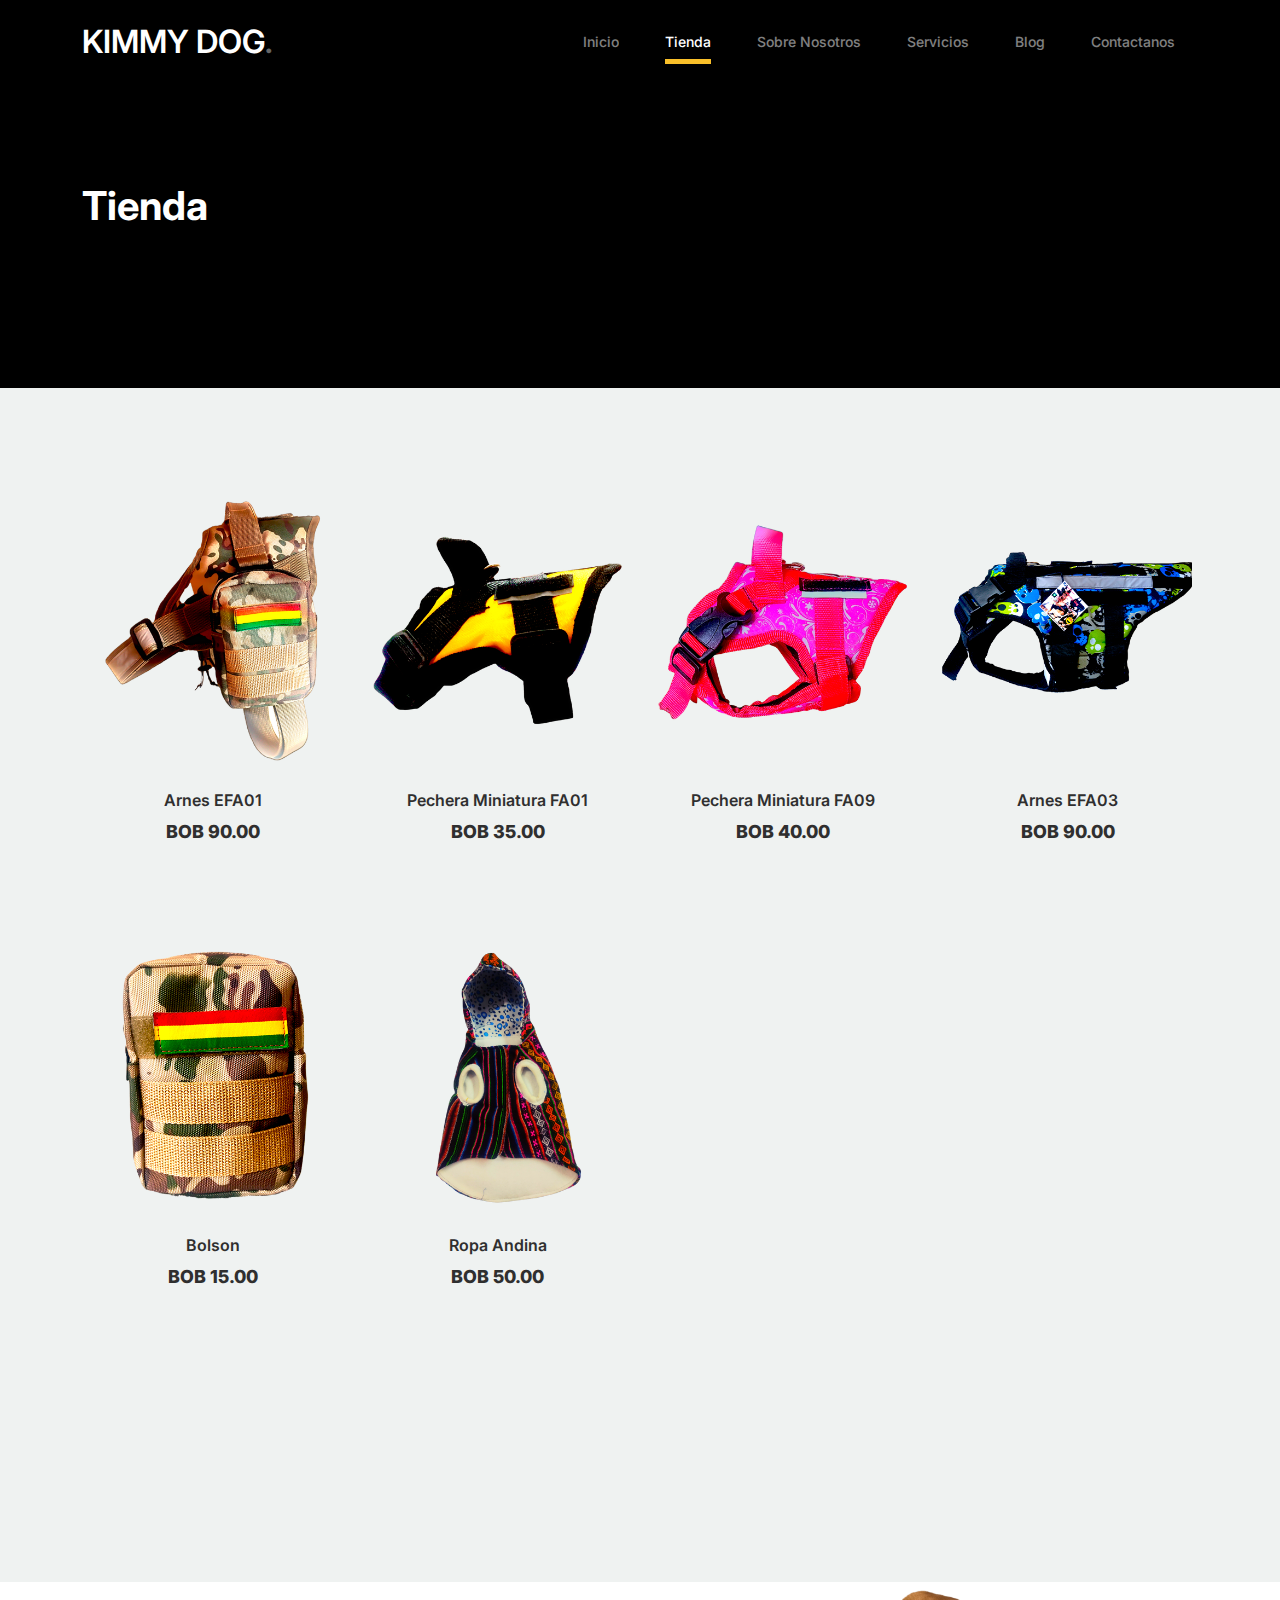
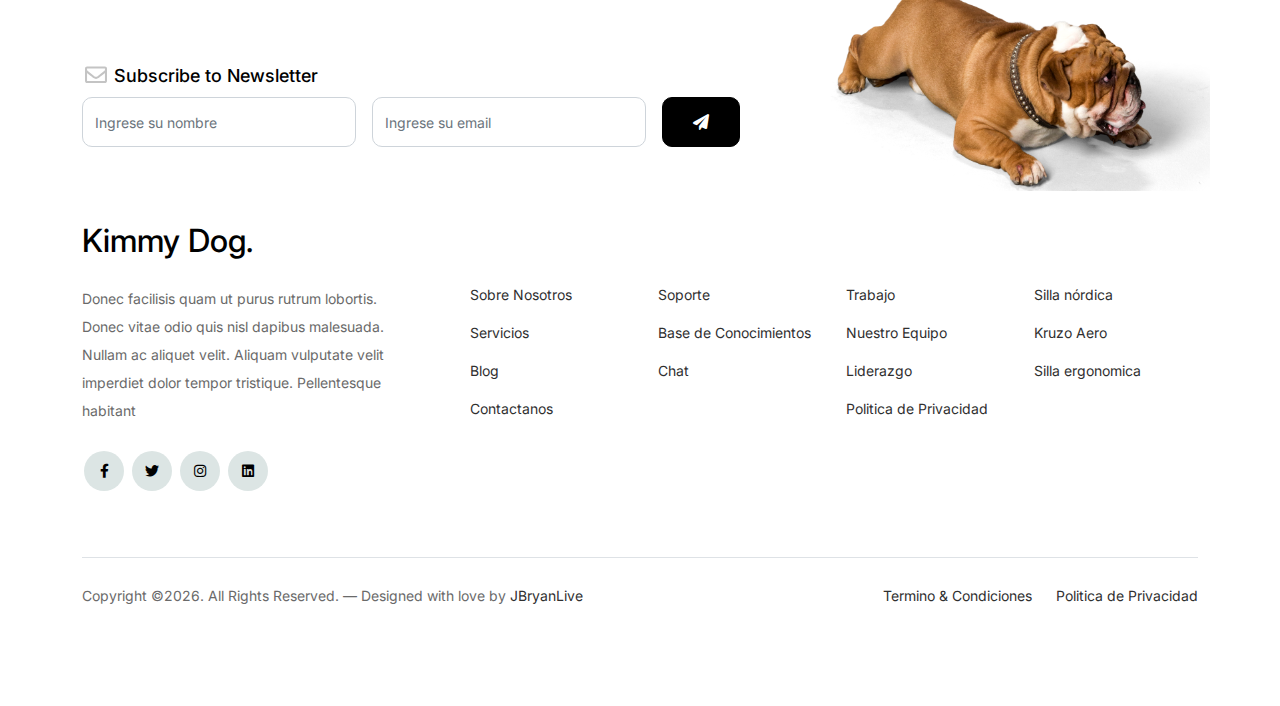
<file: shop.html>
<!-- /*
* Bootstrap 5
* Template Name: Furni
* Template Author: Untree.co
* Template URI: https://untree.co/
* License: https://creativecommons.org/licenses/by/3.0/
*/ -->
<!doctype html>
<html lang="en">
<head>
  <meta charset="utf-8">
  <meta name="viewport" content="width=device-width, initial-scale=1, shrink-to-fit=no">
  <meta name="author" content="Untree.co">
  <link rel="shortcut icon" href="favicon.png">

  <meta name="description" content="" />
  <meta name="keywords" content="bootstrap, bootstrap4" />

		<!-- Bootstrap CSS -->
		<link href="css/bootstrap.min.css" rel="stylesheet">
		<link href="https://cdnjs.cloudflare.com/ajax/libs/font-awesome/6.0.0-beta3/css/all.min.css" rel="stylesheet">
		<link href="css/tiny-slider.css" rel="stylesheet">
		<link href="css/style.css" rel="stylesheet">
		<title>kimmy dog tienda </title>
	</head>

	<body>

		<!-- Start Header/Navigation -->
		<nav class="custom-navbar navbar navbar navbar-expand-md navbar-dark bg-dark" arial-label="Furni navigation bar">

			<div class="container">
				<a class="navbar-brand" href="index.html">KIMMY DOG<span>.</span></a>

				<button class="navbar-toggler" type="button" data-bs-toggle="collapse" data-bs-target="#navbarsFurni" aria-controls="navbarsFurni" aria-expanded="false" aria-label="Toggle navigation">
					<span class="navbar-toggler-icon"></span>
				</button>

				<div class="collapse navbar-collapse" id="navbarsFurni">
					<ul class="custom-navbar-nav navbar-nav ms-auto mb-2 mb-md-0">
						<li class="nav-item ">
							<a class="nav-link" href="index.html">Inicio</a>
						</li>
						<li class="active"><a class="nav-link" href="shop.html">Tienda</a></li>
						<li><a class="nav-link" href="about.html">Sobre Nosotros</a></li>
						<li><a class="nav-link" href="services.html">Servicios</a></li>
						<li><a class="nav-link" href="blog.html">Blog</a></li>
						<li><a class="nav-link" href="contact.html">Contactanos</a></li>
					</ul>

				
				</div>
			</div>
				
		</nav>
		<!-- End Header/Navigation -->

		<!-- Start Hero Section -->
			<div class="hero">
				<div class="container">
					<div class="row justify-content-between">
						<div class="col-lg-5">
							<div class="intro-excerpt">
								<h1>Tienda</h1>
							</div>
						</div>
						<div class="col-lg-7">
							
						</div>
					</div>
				</div>
			</div>
		<!-- End Hero Section -->

		

		<div class="untree_co-section product-section before-footer-section">
		    <div class="container">
		      	<div class="row">

		      		<!-- Start Column 1 -->
					<div class="col-12 col-md-4 col-lg-3 mb-5">
						<a class="product-item" href="/produc/product-arnes-efa01.html">
							<img src="images/product-3.png" class="img-fluid product-thumbnail">
							<h3 class="product-title">Arnes EFA01</h3>
							<strong class="product-price">BOB 90.00</strong>

							<span class="icon-cross">
								<img src="images/cross.svg" class="img-fluid">
							</span>
						</a>
					</div> 
					<!-- End Column 1 -->
						
					<!-- Start Column 2 -->
					<div class="col-12 col-md-4 col-lg-3 mb-5">
						<a class="product-item" href="/produc/single-product.html">
							<img src="images/product-1.png" class="img-fluid product-thumbnail">
							<h3 class="product-title">Pechera Miniatura FA01</h3>
							<strong class="product-price">BOB 35.00</strong>

							<span class="icon-cross">
								<img src="images/cross.svg" class="img-fluid">
							</span>
						</a>
					</div> 
					<!-- End Column 2 -->

					<!-- Start Column 3 -->
					<div class="col-12 col-md-4 col-lg-3 mb-5">
						<a class="product-item" href="/produc/product-p-m-fa09.html">
							<img src="images/product-2.png" class="img-fluid product-thumbnail">
							<h3 class="product-title">Pechera Miniatura FA09</h3>
							<strong class="product-price">BOB 40.00</strong>

							<span class="icon-cross">
								<img src="images/cross.svg" class="img-fluid">
							</span>
						</a>
					</div>
					<!-- End Column 3 -->

					<!-- Start Column 4 -->
					<div class="col-12 col-md-4 col-lg-3 mb-5">
						<a class="product-item" href="/produc/product-arnes-efa03.html">
							<img src="images/product-5.png" class="img-fluid product-thumbnail">
							<h3 class="product-title">Arnes EFA03</h3>
							<strong class="product-price">BOB 90.00</strong>

							<span class="icon-cross">
								<img src="images/cross.svg" class="img-fluid">
							</span>
						</a>
					</div>
					<!-- End Column 4 -->


					<!-- Start Column 1 -->
					<div class="col-12 col-md-4 col-lg-3 mb-5">
						<a class="product-item" href="/produc/product-bolson.html">
							<img src="images/product-6.png" class="img-fluid product-thumbnail">
							<h3 class="product-title">Bolson </h3>
							<strong class="product-price">BOB 15.00</strong>

							<span class="icon-cross">
								<img src="images/cross.svg" class="img-fluid">
							</span>
						</a>
					</div> 
					<!-- End Column 1 -->

					<!-- MAS PRODUCTOS-->
					
					<!-- Start Column 2 -->
					<div class="col-12 col-md-4 col-lg-3 mb-5">
						<a class="product-item" href="/produc/product-r-a.html">
							<img src="images/product-7.png" class="img-fluid product-thumbnail">
							<h3 class="product-title">Ropa Andina</h3>
							<strong class="product-price">BOB 50.00</strong>

							<span class="icon-cross">
								<img src="images/cross.svg" class="img-fluid">
							</span>
						</a>
					</div> 
					<!-- End Column 2 -->

					<!-- Start Column 3 -->
					<!-- <div class="col-12 col-md-4 col-lg-3 mb-5">
						<a class="product-item" href="#">
							<img src="images/product-2.png" class="img-fluid product-thumbnail">
							<h3 class="product-title">Kruzo Aero Chair</h3>
							<strong class="product-price">$78.00</strong>

							<span class="icon-cross">
								<img src="images/cross.svg" class="img-fluid">
							</span>
						</a>
					</div> -->
					<!-- End Column 3 -->

					<!-- Start Column 4 -->
					<!-- <div class="col-12 col-md-4 col-lg-3 mb-5">
						<a class="product-item" href="#">
							<img src="images/product-3.png" class="img-fluid product-thumbnail">
							<h3 class="product-title">Ergonomic Chair</h3>
							<strong class="product-price">$43.00</strong>

							<span class="icon-cross">
								<img src="images/cross.svg" class="img-fluid">
							</span>
						</a>
					</div> -->
					<!-- End Column 4 -->

					<!--FIN DE LOS PRODUCTOS-->

		      	</div>
		    </div>
		</div>


		<!-- Start Footer Section -->
		<footer class="footer-section">
			<div class="container relative">

				<div class="sofa-img">
					<img src="images/sofa.png" alt="Image" class="img-fluid">
				</div>

				<div class="row">
					<div class="col-lg-8">
						<div class="subscription-form">
							<h3 class="d-flex align-items-center"><span class="me-1"><img src="images/envelope-outline.svg" alt="Image" class="img-fluid"></span><span>Subscribe to Newsletter</span></h3>

							<form action="#" class="row g-3">
								<div class="col-auto">
									<input type="text" class="form-control" placeholder="Ingrese su nombre">
								</div>
								<div class="col-auto">
									<input type="email" class="form-control" placeholder="Ingrese su email">
								</div>
								<div class="col-auto">
									<button class="btn btn-primary">
										<span class="fa fa-paper-plane"></span>
									</button>
								</div>
							</form>

						</div>
					</div>
				</div>

				<div class="row g-5 mb-5">
					<div class="col-lg-4">
						<div class="mb-4 footer-logo-wrap"><a href="#" class="footer-logo">Kimmy Dog<span>.</span></a></div>
						<p class="mb-4">Donec facilisis quam ut purus rutrum lobortis. Donec vitae odio quis nisl dapibus malesuada. Nullam ac aliquet velit. Aliquam vulputate velit imperdiet dolor tempor tristique. Pellentesque habitant</p>

						<ul class="list-unstyled custom-social">
							<li><a href="#"><span class="fa fa-brands fa-facebook-f"></span></a></li>
							<li><a href="#"><span class="fa fa-brands fa-twitter"></span></a></li>
							<li><a href="#"><span class="fa fa-brands fa-instagram"></span></a></li>
							<li><a href="#"><span class="fa fa-brands fa-linkedin"></span></a></li>
						</ul>
					</div>

					<div class="col-lg-8">
						<div class="row links-wrap">
							<div class="col-6 col-sm-6 col-md-3">
								<ul class="list-unstyled">
									<li><a href="#">Sobre Nosotros</a></li>
									<li><a href="#">Servicios</a></li>
									<li><a href="#">Blog</a></li>
									<li><a href="#">Contactanos</a></li>
								</ul>
							</div>

							<div class="col-6 col-sm-6 col-md-3">
								<ul class="list-unstyled">
									<li><a href="#">Soporte</a></li>
									<li><a href="#">Base de Conocimientos</a></li>
									<li><a href="#">Chat</a></li>
								</ul>
							</div>

							<div class="col-6 col-sm-6 col-md-3">
								<ul class="list-unstyled">
									<li><a href="#">Trabajo</a></li>
									<li><a href="#">Nuestro Equipo</a></li>
									<li><a href="#">Liderazgo</a></li>
									<li><a href="#">Politica de Privacidad</a></li>
								</ul>
							</div>

							<div class="col-6 col-sm-6 col-md-3">
								<ul class="list-unstyled">
									<li><a href="#">Silla nórdica</a></li>
									<li><a href="#">Kruzo Aero</a></li>
									<li><a href="#">Silla ergonomica</a></li>
								</ul>
							</div>
						</div>
					</div>

				</div>

				<div class="border-top copyright">
					<div class="row pt-4">
						<div class="col-lg-6">
							<p class="mb-2 text-center text-lg-start">Copyright &copy;<script>document.write(new Date().getFullYear());</script>. All Rights Reserved. &mdash; Designed with love by <a href="https://untree.co">JBryanLive</a> <!-- License information: https://untree.co/license/ -->
            </p>
						</div>

						<div class="col-lg-6 text-center text-lg-end">
							<ul class="list-unstyled d-inline-flex ms-auto">
								<li class="me-4"><a href="#">Termino &amp; Condiciones</a></li>
								<li><a href="#">Politica de Privacidad</a></li>
							</ul>
						</div>

					</div>
				</div>

			</div>
		</footer>
		<!-- End Footer Section -->	


		<script src="js/bootstrap.bundle.min.js"></script>
		<script src="js/tiny-slider.js"></script>
		<script src="js/custom.js"></script>
	</body>

</html>
</file>
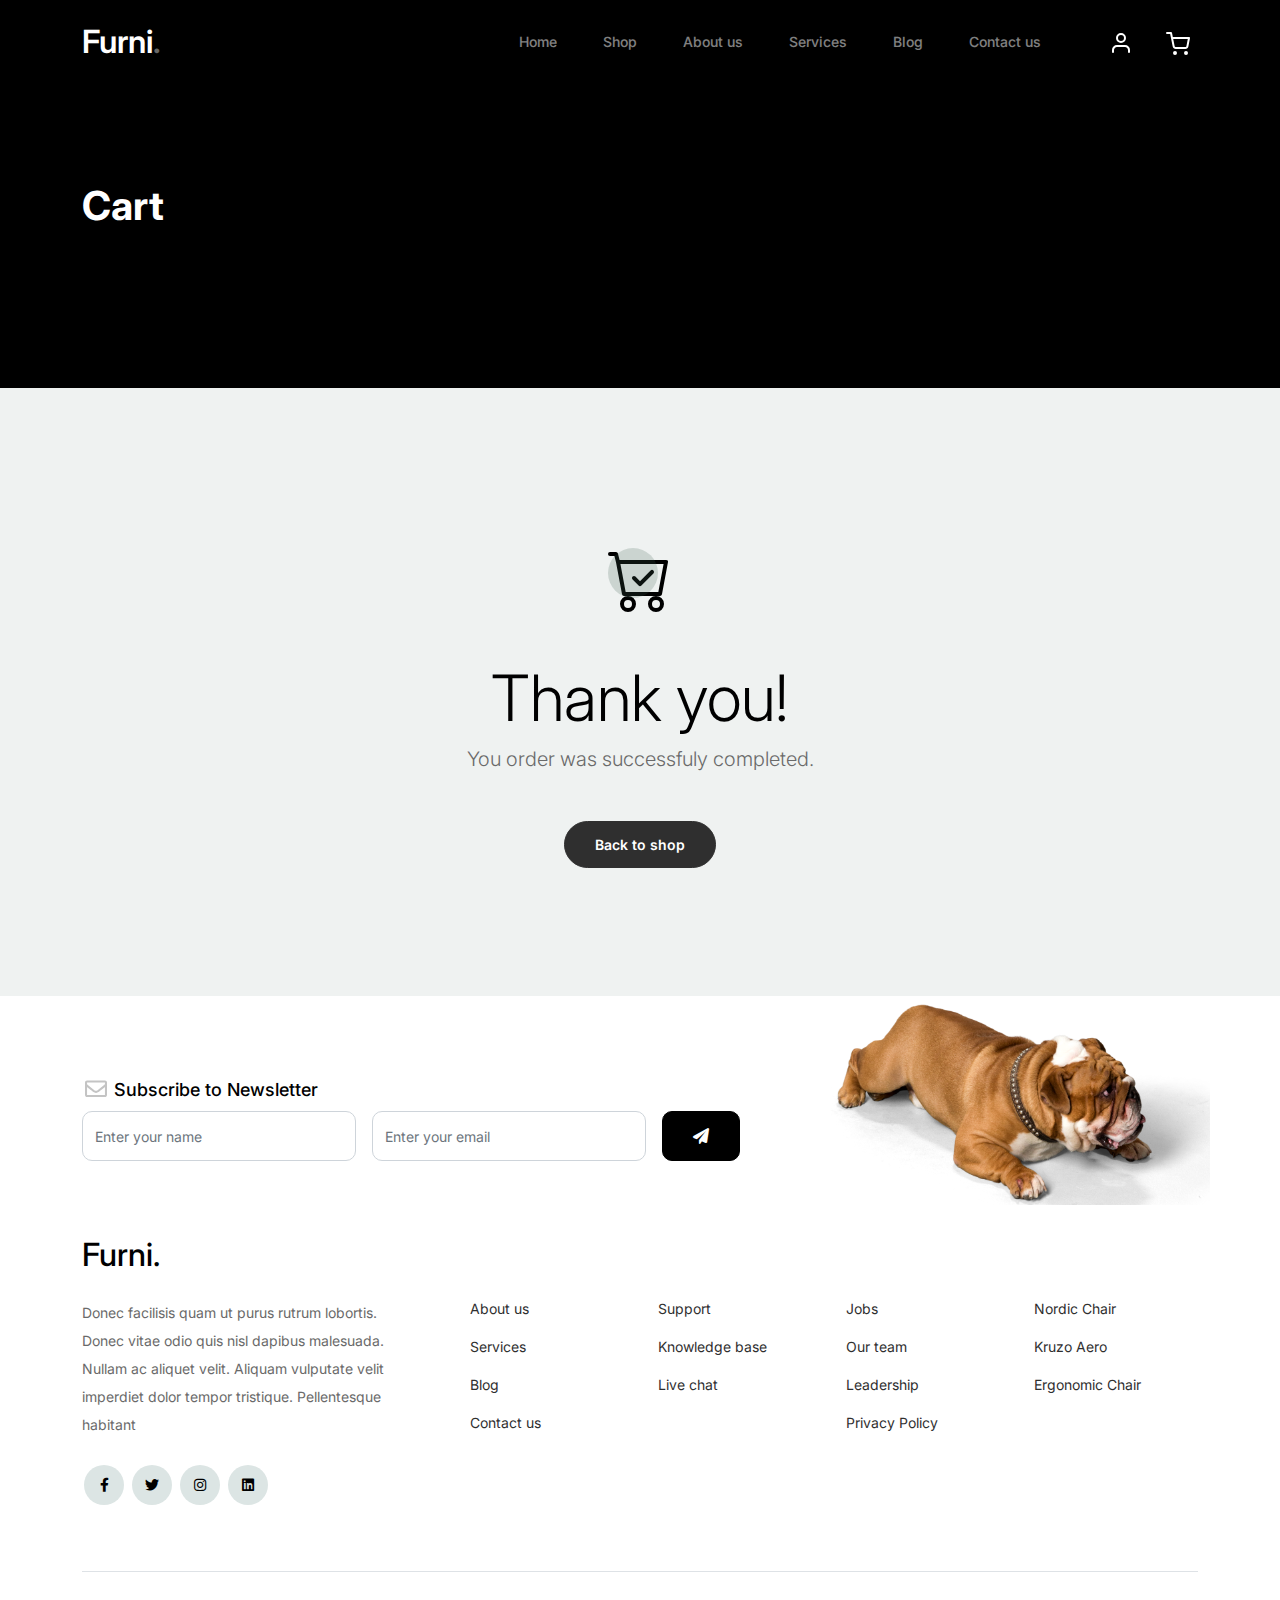
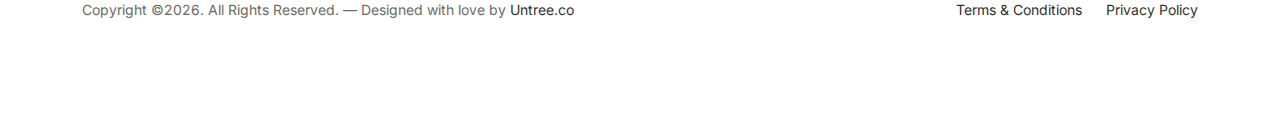
<file: thankyou.html>
<!-- /*
* Bootstrap 5
* Template Name: Furni
* Template Author: Untree.co
* Template URI: https://untree.co/
* License: https://creativecommons.org/licenses/by/3.0/
*/ -->
<!doctype html>
<html lang="en">
<head>
  <meta charset="utf-8">
  <meta name="viewport" content="width=device-width, initial-scale=1, shrink-to-fit=no">
  <meta name="author" content="Untree.co">
  <link rel="shortcut icon" href="favicon.png">

  <meta name="description" content="" />
  <meta name="keywords" content="bootstrap, bootstrap4" />

		<!-- Bootstrap CSS -->
		<link href="css/bootstrap.min.css" rel="stylesheet">
		<link href="https://cdnjs.cloudflare.com/ajax/libs/font-awesome/6.0.0-beta3/css/all.min.css" rel="stylesheet">
		<link href="css/tiny-slider.css" rel="stylesheet">
		<link href="css/style.css" rel="stylesheet">
		<title>Furni Free Bootstrap 5 Template for Furniture and Interior Design Websites by Untree.co </title>
	</head>

	<body>

		<!-- Start Header/Navigation -->
		<nav class="custom-navbar navbar navbar navbar-expand-md navbar-dark bg-dark" arial-label="Furni navigation bar">

			<div class="container">
				<a class="navbar-brand" href="index.html">Furni<span>.</span></a>

				<button class="navbar-toggler" type="button" data-bs-toggle="collapse" data-bs-target="#navbarsFurni" aria-controls="navbarsFurni" aria-expanded="false" aria-label="Toggle navigation">
					<span class="navbar-toggler-icon"></span>
				</button>

				<div class="collapse navbar-collapse" id="navbarsFurni">
					<ul class="custom-navbar-nav navbar-nav ms-auto mb-2 mb-md-0">
						<li class="nav-item ">
							<a class="nav-link" href="index.html">Home</a>
						</li>
						<li><a class="nav-link" href="shop.html">Shop</a></li>
						<li><a class="nav-link" href="about.html">About us</a></li>
						<li><a class="nav-link" href="services.html">Services</a></li>
						<li><a class="nav-link" href="blog.html">Blog</a></li>
						<li><a class="nav-link" href="contact.html">Contact us</a></li>
					</ul>

					<ul class="custom-navbar-cta navbar-nav mb-2 mb-md-0 ms-5">
						<li><a class="nav-link" href="#"><img src="images/user.svg"></a></li>
						<li><a class="nav-link" href="cart.html"><img src="images/cart.svg"></a></li>
					</ul>
				</div>
			</div>
				
		</nav>
		<!-- End Header/Navigation -->

		<!-- Start Hero Section -->
			<div class="hero">
				<div class="container">
					<div class="row justify-content-between">
						<div class="col-lg-5">
							<div class="intro-excerpt">
								<h1>Cart</h1>
							</div>
						</div>
						<div class="col-lg-7">
							
						</div>
					</div>
				</div>
			</div>
		<!-- End Hero Section -->

		

		<div class="untree_co-section">
    <div class="container">
      <div class="row">
        <div class="col-md-12 text-center pt-5">
          <span class="display-3 thankyou-icon text-primary">
            <svg width="1em" height="1em" viewBox="0 0 16 16" class="bi bi-cart-check mb-5" fill="currentColor" xmlns="http://www.w3.org/2000/svg">
              <path fill-rule="evenodd" d="M11.354 5.646a.5.5 0 0 1 0 .708l-3 3a.5.5 0 0 1-.708 0l-1.5-1.5a.5.5 0 1 1 .708-.708L8 8.293l2.646-2.647a.5.5 0 0 1 .708 0z"/>
              <path fill-rule="evenodd" d="M0 1.5A.5.5 0 0 1 .5 1H2a.5.5 0 0 1 .485.379L2.89 3H14.5a.5.5 0 0 1 .491.592l-1.5 8A.5.5 0 0 1 13 12H4a.5.5 0 0 1-.491-.408L2.01 3.607 1.61 2H.5a.5.5 0 0 1-.5-.5zM3.102 4l1.313 7h8.17l1.313-7H3.102zM5 12a2 2 0 1 0 0 4 2 2 0 0 0 0-4zm7 0a2 2 0 1 0 0 4 2 2 0 0 0 0-4zm-7 1a1 1 0 1 0 0 2 1 1 0 0 0 0-2zm7 0a1 1 0 1 0 0 2 1 1 0 0 0 0-2z"/>
            </svg>
          </span>
          <h2 class="display-3 text-black">Thank you!</h2>
          <p class="lead mb-5">You order was successfuly completed.</p>
          <p><a href="shop.html" class="btn btn-sm btn-outline-black">Back to shop</a></p>
        </div>
      </div>
    </div>
  </div>

		<!-- Start Footer Section -->
		<footer class="footer-section">
			<div class="container relative">

				<div class="sofa-img">
					<img src="images/sofa.png" alt="Image" class="img-fluid">
				</div>

				<div class="row">
					<div class="col-lg-8">
						<div class="subscription-form">
							<h3 class="d-flex align-items-center"><span class="me-1"><img src="images/envelope-outline.svg" alt="Image" class="img-fluid"></span><span>Subscribe to Newsletter</span></h3>

							<form action="#" class="row g-3">
								<div class="col-auto">
									<input type="text" class="form-control" placeholder="Enter your name">
								</div>
								<div class="col-auto">
									<input type="email" class="form-control" placeholder="Enter your email">
								</div>
								<div class="col-auto">
									<button class="btn btn-primary">
										<span class="fa fa-paper-plane"></span>
									</button>
								</div>
							</form>

						</div>
					</div>
				</div>

				<div class="row g-5 mb-5">
					<div class="col-lg-4">
						<div class="mb-4 footer-logo-wrap"><a href="#" class="footer-logo">Furni<span>.</span></a></div>
						<p class="mb-4">Donec facilisis quam ut purus rutrum lobortis. Donec vitae odio quis nisl dapibus malesuada. Nullam ac aliquet velit. Aliquam vulputate velit imperdiet dolor tempor tristique. Pellentesque habitant</p>

						<ul class="list-unstyled custom-social">
							<li><a href="#"><span class="fa fa-brands fa-facebook-f"></span></a></li>
							<li><a href="#"><span class="fa fa-brands fa-twitter"></span></a></li>
							<li><a href="#"><span class="fa fa-brands fa-instagram"></span></a></li>
							<li><a href="#"><span class="fa fa-brands fa-linkedin"></span></a></li>
						</ul>
					</div>

					<div class="col-lg-8">
						<div class="row links-wrap">
							<div class="col-6 col-sm-6 col-md-3">
								<ul class="list-unstyled">
									<li><a href="#">About us</a></li>
									<li><a href="#">Services</a></li>
									<li><a href="#">Blog</a></li>
									<li><a href="#">Contact us</a></li>
								</ul>
							</div>

							<div class="col-6 col-sm-6 col-md-3">
								<ul class="list-unstyled">
									<li><a href="#">Support</a></li>
									<li><a href="#">Knowledge base</a></li>
									<li><a href="#">Live chat</a></li>
								</ul>
							</div>

							<div class="col-6 col-sm-6 col-md-3">
								<ul class="list-unstyled">
									<li><a href="#">Jobs</a></li>
									<li><a href="#">Our team</a></li>
									<li><a href="#">Leadership</a></li>
									<li><a href="#">Privacy Policy</a></li>
								</ul>
							</div>

							<div class="col-6 col-sm-6 col-md-3">
								<ul class="list-unstyled">
									<li><a href="#">Nordic Chair</a></li>
									<li><a href="#">Kruzo Aero</a></li>
									<li><a href="#">Ergonomic Chair</a></li>
								</ul>
							</div>
						</div>
					</div>

				</div>

				<div class="border-top copyright">
					<div class="row pt-4">
						<div class="col-lg-6">
							<p class="mb-2 text-center text-lg-start">Copyright &copy;<script>document.write(new Date().getFullYear());</script>. All Rights Reserved. &mdash; Designed with love by <a href="https://untree.co">Untree.co</a> <!-- License information: https://untree.co/license/ -->
            </p>
						</div>

						<div class="col-lg-6 text-center text-lg-end">
							<ul class="list-unstyled d-inline-flex ms-auto">
								<li class="me-4"><a href="#">Terms &amp; Conditions</a></li>
								<li><a href="#">Privacy Policy</a></li>
							</ul>
						</div>

					</div>
				</div>

			</div>
		</footer>
		<!-- End Footer Section -->	


		<script src="js/bootstrap.bundle.min.js"></script>
		<script src="js/tiny-slider.js"></script>
		<script src="js/custom.js"></script>
	</body>

</html>
</file>
<file: css/tiny-slider.css>
.tns-outer{padding:0 !important}.tns-outer [hidden]{display:none !important}.tns-outer [aria-controls],.tns-outer [data-action]{cursor:pointer}.tns-slider{-webkit-transition:all 0s;-moz-transition:all 0s;transition:all 0s}.tns-slider>.tns-item{-webkit-box-sizing:border-box;-moz-box-sizing:border-box;box-sizing:border-box}.tns-horizontal.tns-subpixel{white-space:nowrap}.tns-horizontal.tns-subpixel>.tns-item{display:inline-block;vertical-align:top;white-space:normal}.tns-horizontal.tns-no-subpixel:after{content:'';display:table;clear:both}.tns-horizontal.tns-no-subpixel>.tns-item{float:left}.tns-horizontal.tns-carousel.tns-no-subpixel>.tns-item{margin-right:-100%}.tns-no-calc{position:relative;left:0}.tns-gallery{position:relative;left:0;min-height:1px}.tns-gallery>.tns-item{position:absolute;left:-100%;-webkit-transition:transform 0s, opacity 0s;-moz-transition:transform 0s, opacity 0s;transition:transform 0s, opacity 0s}.tns-gallery>.tns-slide-active{position:relative;left:auto !important}.tns-gallery>.tns-moving{-webkit-transition:all 0.25s;-moz-transition:all 0.25s;transition:all 0.25s}.tns-autowidth{display:inline-block}.tns-lazy-img{-webkit-transition:opacity 0.6s;-moz-transition:opacity 0.6s;transition:opacity 0.6s;opacity:0.6}.tns-lazy-img.tns-complete{opacity:1}.tns-ah{-webkit-transition:height 0s;-moz-transition:height 0s;transition:height 0s}.tns-ovh{overflow:hidden}.tns-visually-hidden{position:absolute;left:-10000em}.tns-transparent{opacity:0;visibility:hidden}.tns-fadeIn{opacity:1;filter:alpha(opacity=100);z-index:0}.tns-normal,.tns-fadeOut{opacity:0;filter:alpha(opacity=0);z-index:-1}.tns-vpfix{white-space:nowrap}.tns-vpfix>div,.tns-vpfix>li{display:inline-block}.tns-t-subp2{margin:0 auto;width:310px;position:relative;height:10px;overflow:hidden}.tns-t-ct{width:2333.3333333%;width:-webkit-calc(100% * 70 / 3);width:-moz-calc(100% * 70 / 3);width:calc(100% * 70 / 3);position:absolute;right:0}.tns-t-ct:after{content:'';display:table;clear:both}.tns-t-ct>div{width:1.4285714%;width:-webkit-calc(100% / 70);width:-moz-calc(100% / 70);width:calc(100% / 70);height:10px;float:left}

/*# sourceMappingURL=sourcemaps/tiny-slider.css.map */
</file>
<file: css/style.css>
/*
* Template Name: UntreeStore
* Template Author: Untree.co
* Author URI: https://untree.co/
* License: https://creativecommons.org/licenses/by/3.0/
*/
@import url("https://fonts.googleapis.com/css2?family=Inter:wght@400;500;600;700;800&display=swap");
body {
  overflow-x: hidden;
  position: relative; }

body {
  font-family: "Inter", sans-serif;
  font-weight: 400;
  line-height: 28px;
  color: #6a6a6a;
  font-size: 14px;
  background-color: #eff2f1; }

a {
  text-decoration: none;
  -webkit-transition: .3s all ease;
  -o-transition: .3s all ease;
  transition: .3s all ease;
  color: #2f2f2f;
  text-decoration: underline; }
  a:hover {
    color: #2f2f2f;
    text-decoration: none; }
  a.more {
    font-weight: 600; }

.custom-navbar {
  background: #000000 !important;
  padding-top: 20px;
  padding-bottom: 20px; }
  .custom-navbar .navbar-brand {
    font-size: 32px;
    font-weight: 600; }
    .custom-navbar .navbar-brand > span {
      opacity: .4; }
  .custom-navbar .navbar-toggler {
    border-color: transparent; }
    .custom-navbar .navbar-toggler:active, .custom-navbar .navbar-toggler:focus {
      -webkit-box-shadow: none;
      box-shadow: none;
      outline: none; }
  @media (min-width: 992px) {
    .custom-navbar .custom-navbar-nav li {
      margin-left: 15px;
      margin-right: 15px; } }
  .custom-navbar .custom-navbar-nav li a {
    font-weight: 500;
    color: #ffffff !important;
    opacity: .5;
    -webkit-transition: .3s all ease;
    -o-transition: .3s all ease;
    transition: .3s all ease;
    position: relative; }
    @media (min-width: 768px) {
      .custom-navbar .custom-navbar-nav li a:before {
        content: "";
        position: absolute;
        bottom: 0;
        left: 8px;
        right: 8px;
        background: #f9bf29;
        height: 5px;
        opacity: 1;
        visibility: visible;
        width: 0;
        -webkit-transition: .15s all ease-out;
        -o-transition: .15s all ease-out;
        transition: .15s all ease-out; } }
    .custom-navbar .custom-navbar-nav li a:hover {
      opacity: 1; }
      .custom-navbar .custom-navbar-nav li a:hover:before {
        width: calc(100% - 16px); }
  .custom-navbar .custom-navbar-nav li.active a {
    opacity: 1; }
    .custom-navbar .custom-navbar-nav li.active a:before {
      width: calc(100% - 16px); }
  .custom-navbar .custom-navbar-cta {
    margin-left: 0 !important;
    -webkit-box-orient: horizontal;
    -webkit-box-direction: normal;
    -ms-flex-direction: row;
    flex-direction: row; }
    @media (min-width: 768px) {
      .custom-navbar .custom-navbar-cta {
        margin-left: 40px !important; } }
    .custom-navbar .custom-navbar-cta li {
      margin-left: 0px;
      margin-right: 0px; }
      .custom-navbar .custom-navbar-cta li:first-child {
        margin-right: 20px; }

.hero {
  background: #000000;
  padding: calc(4rem - 30px) 0 0rem 0; }
  @media (min-width: 768px) {
    .hero {
      padding: calc(4rem - 30px) 0 4rem 0; } }
  @media (min-width: 992px) {
    .hero {
      padding: calc(8rem - 30px) 0 8rem 0; } }
  .hero .intro-excerpt {
    position: relative;
    z-index: 4; }
    @media (min-width: 992px) {
      .hero .intro-excerpt {
        max-width: 450px; } }
  .hero h1 {
    font-weight: 700;
    color: #ffffff;
    margin-bottom: 30px; }
    @media (min-width: 1400px) {
      .hero h1 {
        font-size: 54px; } }
  .hero p {
    color: rgba(255, 255, 255, 0.5);
    margin-botom: 30px; }
  .hero .hero-img-wrap {
    position: relative; }
    .hero .hero-img-wrap img {
      position: relative;
      top: 0px;
      right: 0px;
      z-index: 2;
      max-width: 780px;
      left: -20px; }
      @media (min-width: 768px) {
        .hero .hero-img-wrap img {
          right: 0px;
          left: -100px; } }
      @media (min-width: 992px) {
        .hero .hero-img-wrap img {
          left: 0px;
          top: -80px;
          position: absolute;
          right: -50px; } }
      @media (min-width: 1200px) {
        .hero .hero-img-wrap img {
          left: 0px;
          top: -80px;
          right: -100px; } }
    .hero .hero-img-wrap:after {
      content: "";
      position: absolute;
      width: 255px;
      height: 217px;
      background-image: url("../images/dots-light.svg");
      background-size: contain;
      background-repeat: no-repeat;
      right: -100px;
      top: -0px; }
      @media (min-width: 1200px) {
        .hero .hero-img-wrap:after {
          top: -40px; } }

.btn {
  font-weight: 600;
  padding: 12px 30px;
  border-radius: 30px;
  color: #ffffff;
  background: #2f2f2f;
  border-color: #2f2f2f; }
  .btn:hover {
    color: #ffffff;
    background: #222222;
    border-color: #222222; }
  .btn:active, .btn:focus {
    outline: none !important;
    -webkit-box-shadow: none;
    box-shadow: none; }
  .btn.btn-primary {
    background: #000000;
    border-color: #000000; }
    .btn.btn-primary:hover {
      background: #f9bf29;
      border-color: #f9bf29; }
  .btn.btn-secondary {
    color: #2f2f2f;
    background: #f9bf29;
    border-color: #f9bf29; }
    .btn.btn-secondary:hover {
      background: #f8b810;
      border-color: #f8b810; }
  .btn.btn-white-outline {
    background: transparent;
    border-width: 2px;
    border-color: rgba(255, 255, 255, 0.3); }
    .btn.btn-white-outline:hover {
      border-color: white;
      color: #ffffff; }

.section-title {
  color: #2f2f2f; }

.product-section {
  padding: 7rem 0; }
  .product-section .product-item {
    text-align: center;
    text-decoration: none;
    display: block;
    position: relative;
    padding-bottom: 50px;
    cursor: pointer; }
    .product-section .product-item .product-thumbnail {
      margin-bottom: 30px;
      position: relative;
      top: 0;
      -webkit-transition: .3s all ease;
      -o-transition: .3s all ease;
      transition: .3s all ease; }
    .product-section .product-item h3 {
      font-weight: 600;
      font-size: 16px; }
    .product-section .product-item strong {
      font-weight: 800 !important;
      font-size: 18px !important; }
    .product-section .product-item h3, .product-section .product-item strong {
      color: #2f2f2f;
      text-decoration: none; }
    .product-section .product-item .icon-cross {
      position: absolute;
      width: 35px;
      height: 35px;
      display: inline-block;
      background: #2f2f2f;
      bottom: 15px;
      left: 50%;
      -webkit-transform: translateX(-50%);
      -ms-transform: translateX(-50%);
      transform: translateX(-50%);
      margin-bottom: -17.5px;
      border-radius: 50%;
      opacity: 0;
      visibility: hidden;
      -webkit-transition: .3s all ease;
      -o-transition: .3s all ease;
      transition: .3s all ease; }
      .product-section .product-item .icon-cross img {
        position: absolute;
        left: 50%;
        top: 50%;
        -webkit-transform: translate(-50%, -50%);
        -ms-transform: translate(-50%, -50%);
        transform: translate(-50%, -50%); }
    .product-section .product-item:before {
      bottom: 0;
      left: 0;
      right: 0;
      position: absolute;
      content: "";
      background: #dce5e4;
      height: 0%;
      z-index: -1;
      border-radius: 10px;
      -webkit-transition: .3s all ease;
      -o-transition: .3s all ease;
      transition: .3s all ease; }
    .product-section .product-item:hover .product-thumbnail {
      top: -25px; }
    .product-section .product-item:hover .icon-cross {
      bottom: 0;
      opacity: 1;
      visibility: visible; }
    .product-section .product-item:hover:before {
      height: 70%; }

.why-choose-section {
  padding: 7rem 0; }
  .why-choose-section .img-wrap {
    position: relative; }
    .why-choose-section .img-wrap:before {
      position: absolute;
      content: "";
      width: 255px;
      height: 217px;
      background-image: url("../images/dots-yellow.svg");
      background-repeat: no-repeat;
      background-size: contain;
      -webkit-transform: translate(-40%, -40%);
      -ms-transform: translate(-40%, -40%);
      transform: translate(-40%, -40%);
      z-index: -1; }
    .why-choose-section .img-wrap img {
      border-radius: 20px; }

.feature {
  margin-bottom: 30px; }
  .feature .icon {
    display: inline-block;
    position: relative;
    margin-bottom: 20px; }
    .feature .icon:before {
      content: "";
      width: 33px;
      height: 33px;
      position: absolute;
      background: rgba(59, 93, 80, 0.2);
      border-radius: 50%;
      right: -8px;
      bottom: 0; }
  .feature h3 {
    font-size: 14px;
    color: #2f2f2f; }
  .feature p {
    font-size: 14px;
    line-height: 22px;
    color: #6a6a6a; }

.we-help-section {
  padding: 7rem 0; }
  .we-help-section .imgs-grid {
    display: -ms-grid;
    display: grid;
    -ms-grid-columns: (1fr)[27];
    grid-template-columns: repeat(27, 1fr);
    position: relative; }
    .we-help-section .imgs-grid:before {
      position: absolute;
      content: "";
      width: 255px;
      height: 217px;
      background-image: url("../images/dots-green.svg");
      background-size: contain;
      background-repeat: no-repeat;
      -webkit-transform: translate(-40%, -40%);
      -ms-transform: translate(-40%, -40%);
      transform: translate(-40%, -40%);
      z-index: -1; }
    .we-help-section .imgs-grid .grid {
      position: relative; }
      .we-help-section .imgs-grid .grid img {
        border-radius: 20px;
        max-width: 100%; }
      .we-help-section .imgs-grid .grid.grid-1 {
        -ms-grid-column: 1;
        -ms-grid-column-span: 18;
        grid-column: 1 / span 18;
        -ms-grid-row: 1;
        -ms-grid-row-span: 27;
        grid-row: 1 / span 27; }
      .we-help-section .imgs-grid .grid.grid-2 {
        -ms-grid-column: 19;
        -ms-grid-column-span: 27;
        grid-column: 19 / span 27;
        -ms-grid-row: 1;
        -ms-grid-row-span: 5;
        grid-row: 1 / span 5;
        padding-left: 20px; }
      .we-help-section .imgs-grid .grid.grid-3 {
        -ms-grid-column: 14;
        -ms-grid-column-span: 16;
        grid-column: 14 / span 16;
        -ms-grid-row: 6;
        -ms-grid-row-span: 27;
        grid-row: 6 / span 27;
        padding-top: 20px; }

.custom-list {
  width: 100%; }
  .custom-list li {
    display: inline-block;
    width: calc(50% - 20px);
    margin-bottom: 12px;
    line-height: 1.5;
    position: relative;
    padding-left: 20px; }
    .custom-list li:before {
      content: "";
      width: 8px;
      height: 8px;
      border-radius: 50%;
      border: 2px solid #000000;
      position: absolute;
      left: 0;
      top: 8px; }

.popular-product {
  padding: 0 0 7rem 0; }
  .popular-product .product-item-sm h3 {
    font-size: 14px;
    font-weight: 700;
    color: #2f2f2f; }
  .popular-product .product-item-sm a {
    text-decoration: none;
    color: #2f2f2f;
    -webkit-transition: .3s all ease;
    -o-transition: .3s all ease;
    transition: .3s all ease; }
    .popular-product .product-item-sm a:hover {
      color: rgba(47, 47, 47, 0.5); }
  .popular-product .product-item-sm p {
    line-height: 1.4;
    margin-bottom: 10px;
    font-size: 14px; }
  .popular-product .product-item-sm .thumbnail {
    margin-right: 10px;
    -webkit-box-flex: 0;
    -ms-flex: 0 0 120px;
    flex: 0 0 120px;
    position: relative; }
    .popular-product .product-item-sm .thumbnail:before {
      content: "";
      position: absolute;
      border-radius: 20px;
      background: #dce5e4;
      width: 98px;
      height: 98px;
      top: 50%;
      left: 50%;
      -webkit-transform: translate(-50%, -50%);
      -ms-transform: translate(-50%, -50%);
      transform: translate(-50%, -50%);
      z-index: -1; }

.testimonial-section {
  padding: 3rem 0 7rem 0; }

.testimonial-slider-wrap {
  position: relative; }
  .testimonial-slider-wrap .tns-inner {
    padding-top: 30px; }
  .testimonial-slider-wrap .item .testimonial-block blockquote {
    font-size: 16px; }
    @media (min-width: 768px) {
      .testimonial-slider-wrap .item .testimonial-block blockquote {
        line-height: 32px;
        font-size: 18px; } }
  .testimonial-slider-wrap .item .testimonial-block .author-info .author-pic {
    margin-bottom: 20px; }
    .testimonial-slider-wrap .item .testimonial-block .author-info .author-pic img {
      max-width: 80px;
      border-radius: 50%; }
  .testimonial-slider-wrap .item .testimonial-block .author-info h3 {
    font-size: 14px;
    font-weight: 700;
    color: #2f2f2f;
    margin-bottom: 0; }
  .testimonial-slider-wrap #testimonial-nav {
    position: absolute;
    top: 50%;
    z-index: 99;
    width: 100%;
    display: none; }
    @media (min-width: 768px) {
      .testimonial-slider-wrap #testimonial-nav {
        display: block; } }
    .testimonial-slider-wrap #testimonial-nav > span {
      cursor: pointer;
      position: absolute;
      width: 58px;
      height: 58px;
      line-height: 58px;
      border-radius: 50%;
      background: rgba(59, 93, 80, 0.1);
      color: #2f2f2f;
      -webkit-transition: .3s all ease;
      -o-transition: .3s all ease;
      transition: .3s all ease; }
      .testimonial-slider-wrap #testimonial-nav > span:hover {
        background: #000000;
        color: #ffffff; }
    .testimonial-slider-wrap #testimonial-nav .prev {
      left: -10px; }
    .testimonial-slider-wrap #testimonial-nav .next {
      right: 0; }
  .testimonial-slider-wrap .tns-nav {
    position: absolute;
    bottom: -50px;
    left: 50%;
    -webkit-transform: translateX(-50%);
    -ms-transform: translateX(-50%);
    transform: translateX(-50%); }
    .testimonial-slider-wrap .tns-nav button {
      background: none;
      border: none;
      display: inline-block;
      position: relative;
      width: 0 !important;
      height: 7px !important;
      margin: 2px; }
      .testimonial-slider-wrap .tns-nav button:active, .testimonial-slider-wrap .tns-nav button:focus, .testimonial-slider-wrap .tns-nav button:hover {
        outline: none;
        -webkit-box-shadow: none;
        box-shadow: none;
        background: none; }
      .testimonial-slider-wrap .tns-nav button:before {
        display: block;
        width: 7px;
        height: 7px;
        left: 0;
        top: 0;
        position: absolute;
        content: "";
        border-radius: 50%;
        -webkit-transition: .3s all ease;
        -o-transition: .3s all ease;
        transition: .3s all ease;
        background-color: #d6d6d6; }
      .testimonial-slider-wrap .tns-nav button:hover:before, .testimonial-slider-wrap .tns-nav button.tns-nav-active:before {
        background-color: #000000; }

.before-footer-section {
  padding: 7rem 0 12rem 0 !important; }

.blog-section {
  padding: 7rem 0 12rem 0; }
  .blog-section .post-entry a {
    text-decoration: none; }
  .blog-section .post-entry .post-thumbnail {
    display: block;
    margin-bottom: 20px; }
    .blog-section .post-entry .post-thumbnail img {
      border-radius: 20px;
      -webkit-transition: .3s all ease;
      -o-transition: .3s all ease;
      transition: .3s all ease; }
  .blog-section .post-entry .post-content-entry {
    padding-left: 15px;
    padding-right: 15px; }
    .blog-section .post-entry .post-content-entry h3 {
      font-size: 16px;
      margin-bottom: 0;
      font-weight: 600;
      margin-bottom: 7px; }
    .blog-section .post-entry .post-content-entry .meta {
      font-size: 14px; }
      .blog-section .post-entry .post-content-entry .meta a {
        font-weight: 600; }
  .blog-section .post-entry:hover .post-thumbnail img, .blog-section .post-entry:focus .post-thumbnail img {
    opacity: .7; }

.footer-section {
  padding: 80px 0;
  background: #ffffff; }
  .footer-section .relative {
    position: relative; }
  .footer-section a {
    text-decoration: none;
    color: #2f2f2f;
    -webkit-transition: .3s all ease;
    -o-transition: .3s all ease;
    transition: .3s all ease; }
    .footer-section a:hover {
      color: rgba(47, 47, 47, 0.5); }
  .footer-section .subscription-form {
    margin-bottom: 40px;
    position: relative;
    z-index: 2;
    margin-top: 100px; }
    @media (min-width: 992px) {
      .footer-section .subscription-form {
        margin-top: 0px;
        margin-bottom: 80px; } }
    .footer-section .subscription-form h3 {
      font-size: 18px;
      font-weight: 500;
      color: #000000; }
    .footer-section .subscription-form .form-control {
      height: 50px;
      border-radius: 10px;
      font-family: "Inter", sans-serif; }
      .footer-section .subscription-form .form-control:active, .footer-section .subscription-form .form-control:focus {
        outline: none;
        -webkit-box-shadow: none;
        box-shadow: none;
        border-color: #000000;
        -webkit-box-shadow: 0 1px 4px 0 rgba(0, 0, 0, 0.2);
        box-shadow: 0 1px 4px 0 rgba(0, 0, 0, 0.2); }
      .footer-section .subscription-form .form-control::-webkit-input-placeholder {
        font-size: 14px; }
      .footer-section .subscription-form .form-control::-moz-placeholder {
        font-size: 14px; }
      .footer-section .subscription-form .form-control:-ms-input-placeholder {
        font-size: 14px; }
      .footer-section .subscription-form .form-control:-moz-placeholder {
        font-size: 14px; }
    .footer-section .subscription-form .btn {
      border-radius: 10px !important; }
  .footer-section .sofa-img {
    position: absolute;
    top: -200px;
    z-index: 1;
    right: 0; }
    .footer-section .sofa-img img {
      max-width: 380px; }
  .footer-section .links-wrap {
    margin-top: 0px; }
    @media (min-width: 992px) {
      .footer-section .links-wrap {
        margin-top: 54px; } }
    .footer-section .links-wrap ul li {
      margin-bottom: 10px; }
  .footer-section .footer-logo-wrap .footer-logo {
    font-size: 32px;
    font-weight: 500;
    text-decoration: none;
    color: #000000; }
  .footer-section .custom-social li {
    margin: 2px;
    display: inline-block; }
    .footer-section .custom-social li a {
      width: 40px;
      height: 40px;
      text-align: center;
      line-height: 40px;
      display: inline-block;
      background: #dce5e4;
      color: #000000;
      border-radius: 50%; }
      .footer-section .custom-social li a:hover {
        background: #000000;
        color: #ffffff; }
  .footer-section .border-top {
    border-color: #dce5e4; }
    .footer-section .border-top.copyright {
      font-size: 14px !important; }

.untree_co-section {
  padding: 7rem 0; }

.form-control {
  height: 50px;
  border-radius: 10px;
  font-family: "Inter", sans-serif; }
  .form-control:active, .form-control:focus {
    outline: none;
    -webkit-box-shadow: none;
    box-shadow: none;
    border-color: #000000;
    -webkit-box-shadow: 0 1px 4px 0 rgba(0, 0, 0, 0.2);
    box-shadow: 0 1px 4px 0 rgba(0, 0, 0, 0.2); }
  .form-control::-webkit-input-placeholder {
    font-size: 14px; }
  .form-control::-moz-placeholder {
    font-size: 14px; }
  .form-control:-ms-input-placeholder {
    font-size: 14px; }
  .form-control:-moz-placeholder {
    font-size: 14px; }

.service {
  line-height: 1.5; }
  .service .service-icon {
    border-radius: 10px;
    -webkit-box-flex: 0;
    -ms-flex: 0 0 50px;
    flex: 0 0 50px;
    height: 50px;
    line-height: 50px;
    text-align: center;
    background: #000000;
    margin-right: 20px;
    color: #ffffff; }

textarea {
  height: auto !important; }

.site-blocks-table {
  overflow: auto; }
  .site-blocks-table .product-thumbnail {
    width: 200px; }
  .site-blocks-table .btn {
    padding: 2px 10px; }
  .site-blocks-table thead th {
    padding: 30px;
    text-align: center;
    border-width: 0px !important;
    vertical-align: middle;
    color: rgba(0, 0, 0, 0.8);
    font-size: 18px; }
  .site-blocks-table td {
    padding: 20px;
    text-align: center;
    vertical-align: middle;
    color: rgba(0, 0, 0, 0.8); }
  .site-blocks-table tbody tr:first-child td {
    border-top: 1px solid #000000 !important; }
  .site-blocks-table .btn {
    background: none !important;
    color: #000000;
    border: none;
    height: auto !important; }

.site-block-order-table th {
  border-top: none !important;
  border-bottom-width: 1px !important; }

.site-block-order-table td, .site-block-order-table th {
  color: #000000; }

.couponcode-wrap input {
  border-radius: 10px !important; }

.text-primary {
  color: #000000 !important; }

.thankyou-icon {
  position: relative;
  color: #000000; }
  .thankyou-icon:before {
    position: absolute;
    content: "";
    width: 50px;
    height: 50px;
    border-radius: 50%;
    background: rgba(59, 93, 80, 0.2); }
</file>
<file: comprafinal/css/estilos.css>
* {
  box-sizing: border-box;
}
body {
  margin: 0;
  font-family: sans-serif;
  background-image: url(fondo.jpg);
  background-size: 100vw 100vh;
  background-attachment: fixed;
}
.formulario {
  width: 500px;
  max-width: 100%;
  margin: auto;
  margin-top: 30px;
  padding: 20px;
  box-shadow: 0 0 20px 1px rgba(0, 0, 0, 0.3);
  position: relative;
  background: rgba(255, 255, 255, 0.97);
}

.imgLogo {
  width: 100px;
  height: 100px;
  border-radius: 150px;
  display: block;
  margin: auto;
  margin-top: 1em;
  margin-bottom: 1em;
  /*border: 1px solid rgba(109, 86, 10, 0.7);*/
}

.formulario__titulo,
.formulario__subtitulo,
.formulario__parrafo {
  text-align: center;
  margin-top: 0;
}
.formulario__titulo,
.formulario__subtitulo {
  color: rgba(0, 0, 0, 0.7);
}
.formulario__parrafo {
  color: rgba(0, 0, 0, 0.5);
}
.formulario__input,
.formulario__label {
  display: block;
  width: 100%;
  font-size: 1, 3em;
}
.formulario__input {
  padding: 10px;
  background: transparent;
  /* puedo colocar otro color pero con transparencia asi: background: rgba(0,0,0,0.1) porque sino no se ven las label, aunque ya no es necesario porque ya no estan sobre los input y ademas le quite el z-index*/
  border: 1px solid rgba(0, 0, 0, 0.3);
  margin-bottom: 15px;
  border-radius: 10px;
}
.formulario__input:focus {
  /*outline: 1px solid rgba(0,0,0,0.7);*/
  outline: none;
  box-shadow: 0px 0px 2px rgba(0, 0, 0, 0.7);
}
/*.formulario__input:focus + .formulario__label{
    margin-top: -120px;
}*/
.formulario__label {
  padding-left: 15px;
  /*position: absolute;*/
  /*margin-top: -78px;*/
  /*z-index: -20;*/
  color: rgba(0, 0, 0, 0.7);
  /*transition: all 0.2s;*/
  margin: 2px;
}
.formulario__submit {
  background: rgba(0, 0, 0, 0.7);
  color: white;
  padding: 10px 20px;
  cursor: pointer;
  border: none;
  border-radius: 20px;
  display: block;
  width: 50%;
  font-size: 1, 3em;
}

/*Centrar los campos del formulario (Los input y el boton de Enviar al WhatsApp, que tambien es un input)*/

.formulario__input,
.formulario__submit {
  margin-left: auto;
  margin-right: auto;
}

/*.fijar {
    margin-top: -120px;
} */

/* respuesta del formulario */
#respuesta {
  width: 100%;
  height: 50px;
  margin: 5px;
  padding: 5px;
}
#respuesta.fail {
  color: red;
}
#respuesta.send {
  color: green;
}
</file>
